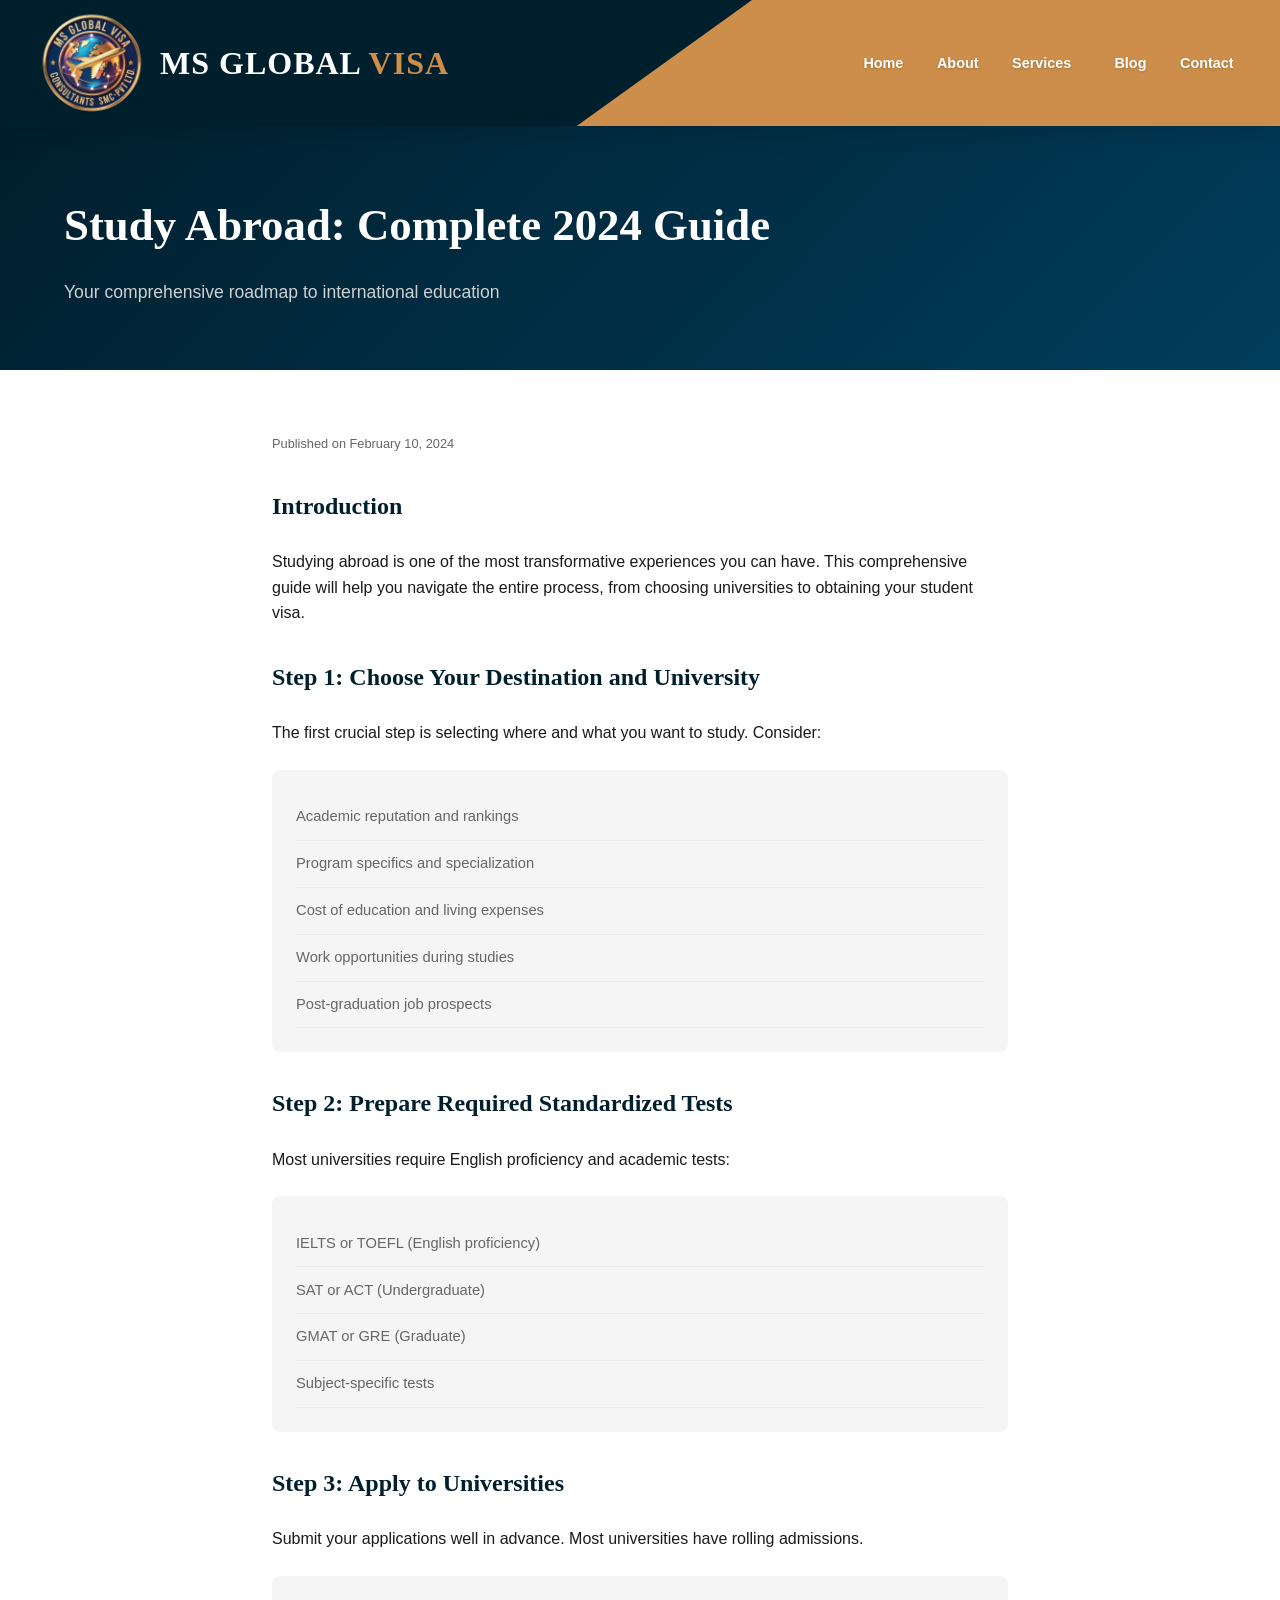
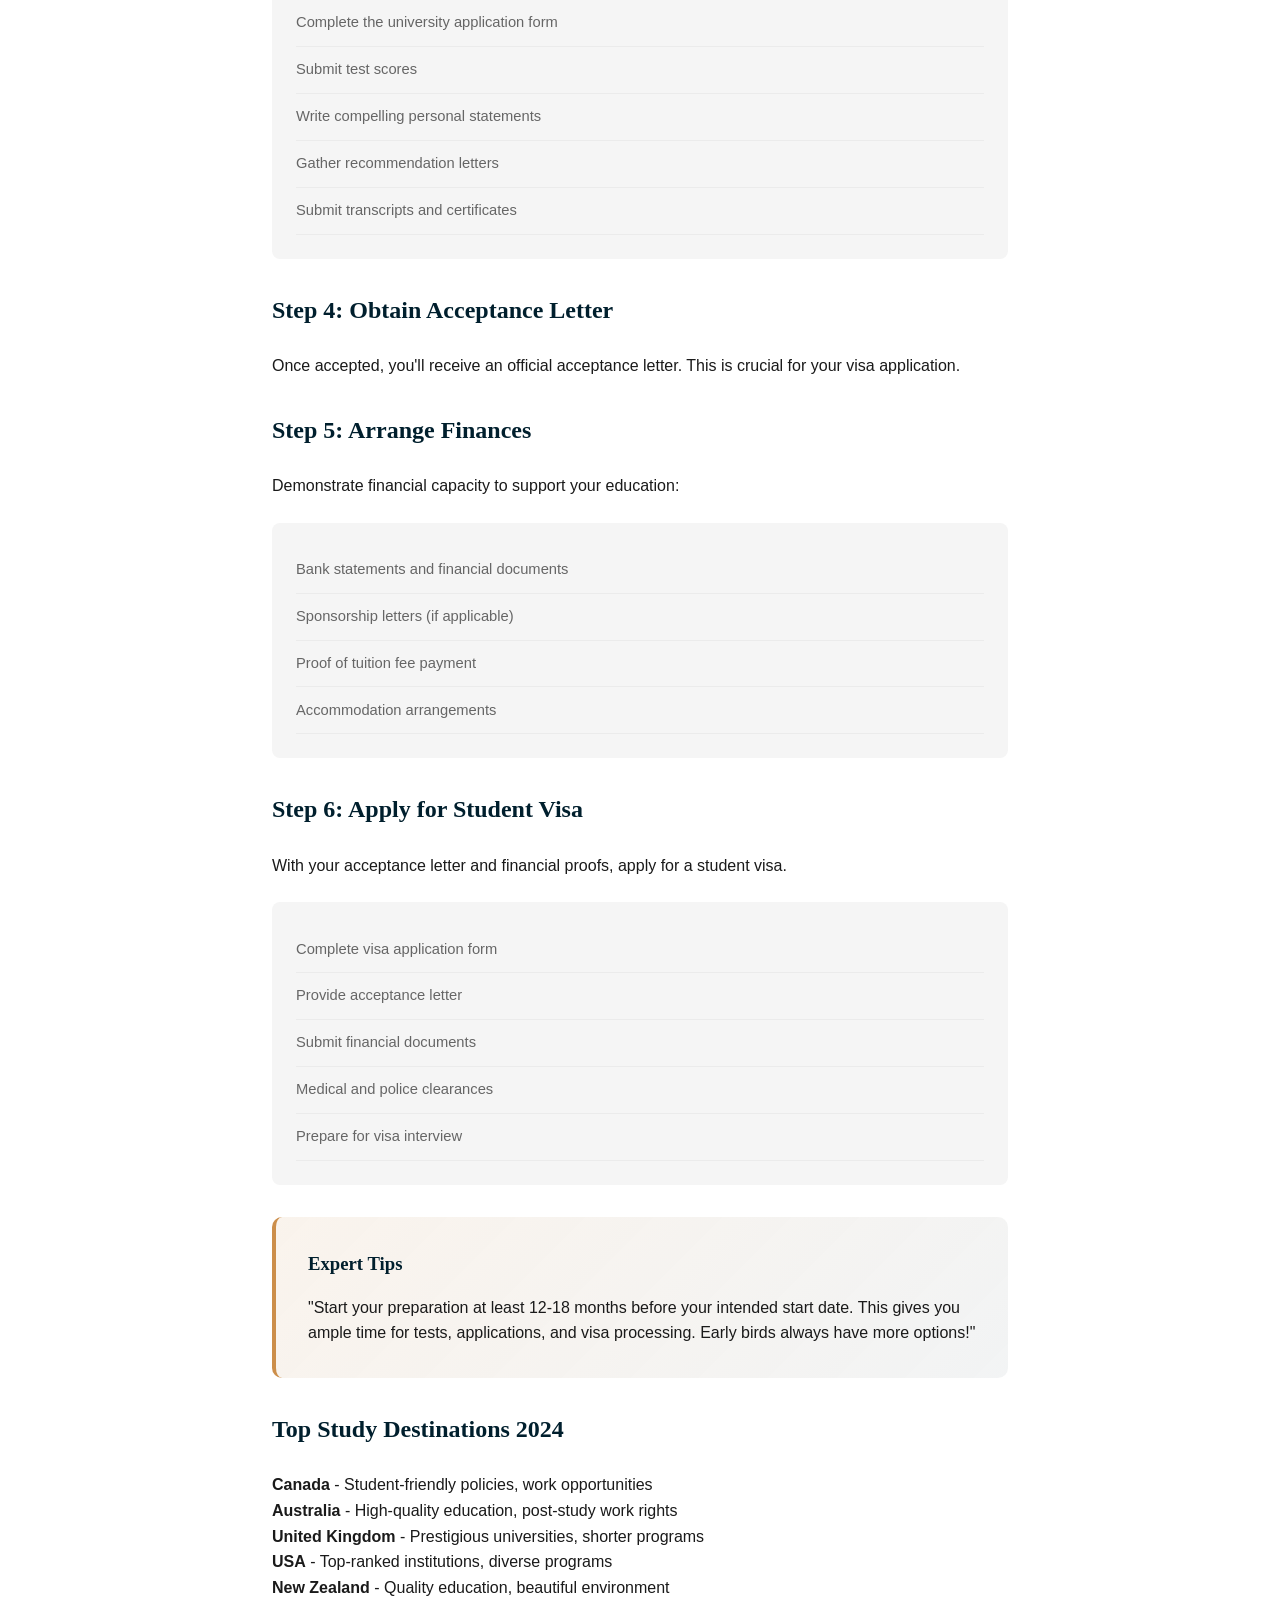
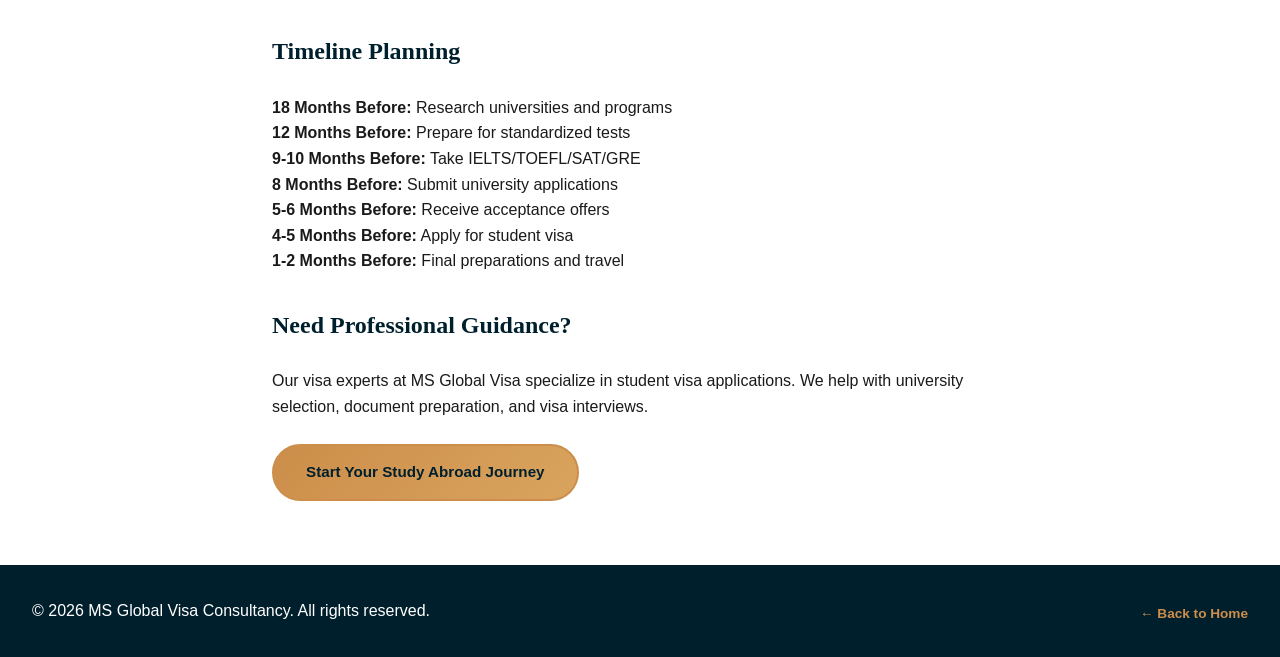
<file: blog/study-abroad-guide.html>
<!DOCTYPE html>
<html lang="en">
<head>
    <meta charset="UTF-8">
    <link rel="icon" href="../images/logo.png" type="image/png">
    <link rel="icon" href="../images/logo.png" type="image/png">
    <meta name="viewport" content="width=device-width, initial-scale=1.0">
    <title>Study Abroad: Complete 2025 Guide - MS Global Visa</title>
    <link rel="stylesheet" href="../css/styles.css">
</head>
<body>
    <!-- ========== HEADER & NAVIGATION ========== -->
<header>
        <nav class="navbar">
            <a href="../index.html" class="logo">
                <img src="../images/logo.png" alt="MS Global Visa" class="nav-logo-img">
                <span class="logo-text">MS GLOBAL <span class="logo-accent">VISA</span></span>
            </a>
            <ul class="nav-menu">
                <li><a href="../index.html#home">Home</a></li>
                <li><a href="../index.html#about">About</a></li>
                <li class="dropdown">
                    <a href="javascript:void(0)">Services <i class="fas fa-chevron-down dropdown-arrow"></i></a>
                    <ul class="dropdown-menu">
                      <li><a href="/Visa-consultancy-4.O/pages/early-appointment.html"><i class="fas fa-calendar-check"></i> Early Appointment Booking </a></li>
                        <li><a href="/Visa-consultancy-4.O/pages/visit-visa.html"><i class="fas fa-briefcase"></i> Visit Visa Assistance </a></li>
                        <li><a href="/Visa-consultancy-4.O/pages/study-visa.html"><i class="fas fa-graduation-cap"></i> Study Abroad Consultancy </a></li>
                        <li><a href="../index.html#services"><i class="fas fa-graduation-cap"></i> Hotel Booking </a></li>
                        <li><a href="../index.html#services"><i class="fas fa-graduation-cap"></i> Travel Insurance </a></li>
                        <li><a href="../index.html#services"><i class="fas fa-graduation-cap"></i> Dummy Air Ticket Reservation </a></li>
                    </ul>
                </li>
                <li><a href="../index.html#blog">Blog</a></li>
                <li><a href="../index.html#contact">Contact</a></li>
            </ul>
            <div class="hamburger">
                <span></span><span></span><span></span>
            </div>
        </nav>
    </header>


    <section style="background: linear-gradient(135deg, #001F2D 0%, #003d5c 100%); color: white; padding: 4rem 2rem;">
        <div class="container">
            <h1 style="font-size: 2.8rem; margin-bottom: 1rem;">Study Abroad: Complete 2024 Guide</h1>
            <p style="color: #d0d0d0; font-size: 1.1rem;">Your comprehensive roadmap to international education</p>
        </div>
    </section>

    <section style="padding: 4rem 2rem;">
        <div class="container" style="max-width: 800px;">
            <p class="blog-date">Published on February 10, 2024</p>
            
            <h2 style="color: #001F2D; margin-top: 2rem; margin-bottom: 1.5rem;">Introduction</h2>
            <p>Studying abroad is one of the most transformative experiences you can have. This comprehensive guide will help you navigate the entire process, from choosing universities to obtaining your student visa.</p>

            <h2 style="color: #001F2D; margin-top: 2rem; margin-bottom: 1.5rem;">Step 1: Choose Your Destination and University</h2>
            <p>The first crucial step is selecting where and what you want to study. Consider:</p>
            <ul class="requirement-list" style="background: #f5f5f5; padding: 1.5rem; border-radius: 8px; margin: 1.5rem 0;">
                <li>Academic reputation and rankings</li>
                <li>Program specifics and specialization</li>
                <li>Cost of education and living expenses</li>
                <li>Work opportunities during studies</li>
                <li>Post-graduation job prospects</li>
            </ul>

            <h2 style="color: #001F2D; margin-top: 2rem; margin-bottom: 1.5rem;">Step 2: Prepare Required Standardized Tests</h2>
            <p>Most universities require English proficiency and academic tests:</p>
            <ul class="requirement-list" style="background: #f5f5f5; padding: 1.5rem; border-radius: 8px; margin: 1.5rem 0;">
                <li>IELTS or TOEFL (English proficiency)</li>
                <li>SAT or ACT (Undergraduate)</li>
                <li>GMAT or GRE (Graduate)</li>
                <li>Subject-specific tests</li>
            </ul>

            <h2 style="color: #001F2D; margin-top: 2rem; margin-bottom: 1.5rem;">Step 3: Apply to Universities</h2>
            <p>Submit your applications well in advance. Most universities have rolling admissions.</p>
            <ul class="requirement-list" style="background: #f5f5f5; padding: 1.5rem; border-radius: 8px; margin: 1.5rem 0;">
                <li>Complete the university application form</li>
                <li>Submit test scores</li>
                <li>Write compelling personal statements</li>
                <li>Gather recommendation letters</li>
                <li>Submit transcripts and certificates</li>
            </ul>

            <h2 style="color: #001F2D; margin-top: 2rem; margin-bottom: 1.5rem;">Step 4: Obtain Acceptance Letter</h2>
            <p>Once accepted, you'll receive an official acceptance letter. This is crucial for your visa application.</p>

            <h2 style="color: #001F2D; margin-top: 2rem; margin-bottom: 1.5rem;">Step 5: Arrange Finances</h2>
            <p>Demonstrate financial capacity to support your education:</p>
            <ul class="requirement-list" style="background: #f5f5f5; padding: 1.5rem; border-radius: 8px; margin: 1.5rem 0;">
                <li>Bank statements and financial documents</li>
                <li>Sponsorship letters (if applicable)</li>
                <li>Proof of tuition fee payment</li>
                <li>Accommodation arrangements</li>
            </ul>

            <h2 style="color: #001F2D; margin-top: 2rem; margin-bottom: 1.5rem;">Step 6: Apply for Student Visa</h2>
            <p>With your acceptance letter and financial proofs, apply for a student visa.</p>
            <ul class="requirement-list" style="background: #f5f5f5; padding: 1.5rem; border-radius: 8px; margin: 1.5rem 0;">
                <li>Complete visa application form</li>
                <li>Provide acceptance letter</li>
                <li>Submit financial documents</li>
                <li>Medical and police clearances</li>
                <li>Prepare for visa interview</li>
            </ul>

            <div style="background: linear-gradient(135deg, rgba(204, 142, 74, 0.1) 0%, rgba(0, 31, 45, 0.05) 100%); padding: 2rem; border-radius: 10px; border-left: 4px solid #cc8e4a; margin-top: 2rem;">
                <h3 style="color: #001F2D; margin-bottom: 1rem;">Expert Tips</h3>
                <p>"Start your preparation at least 12-18 months before your intended start date. This gives you ample time for tests, applications, and visa processing. Early birds always have more options!"</p>
            </div>

            <h2 style="color: #001F2D; margin-top: 2rem; margin-bottom: 1.5rem;">Top Study Destinations 2024</h2>
            <p><strong>Canada</strong> - Student-friendly policies, work opportunities</p>
            <p><strong>Australia</strong> - High-quality education, post-study work rights</p>
            <p><strong>United Kingdom</strong> - Prestigious universities, shorter programs</p>
            <p><strong>USA</strong> - Top-ranked institutions, diverse programs</p>
            <p><strong>New Zealand</strong> - Quality education, beautiful environment</p>

            <h2 style="color: #001F2D; margin-top: 2rem; margin-bottom: 1.5rem;">Timeline Planning</h2>
            <p><strong>18 Months Before:</strong> Research universities and programs</p>
            <p><strong>12 Months Before:</strong> Prepare for standardized tests</p>
            <p><strong>9-10 Months Before:</strong> Take IELTS/TOEFL/SAT/GRE</p>
            <p><strong>8 Months Before:</strong> Submit university applications</p>
            <p><strong>5-6 Months Before:</strong> Receive acceptance offers</p>
            <p><strong>4-5 Months Before:</strong> Apply for student visa</p>
            <p><strong>1-2 Months Before:</strong> Final preparations and travel</p>

            <h2 style="color: #001F2D; margin-top: 2rem; margin-bottom: 1.5rem;">Need Professional Guidance?</h2>
            <p style="margin-bottom: 1.5rem;">Our visa experts at MS Global Visa specialize in student visa applications. We help with university selection, document preparation, and visa interviews.</p>
            
            <a href="../index.html#contact" class="cta-button" style="display: inline-block;">Start Your Study Abroad Journey</a>
        </div>
    </section>

<footer class="footer">
        <div class="container">
            <div class="footer-bottom-inner" style="text-align:center; padding: 2rem 0;">
                <p>&copy; 2026 MS Global Visa Consultancy. All rights reserved.</p>
                <p style="font-size: 0.85rem; color: rgba(255,255,255,0.5); margin-top: 0.4rem;">
                    <a href="../index.html" style="color: #cc8e4a; text-decoration: none; font-weight: 600;">← Back to Home</a>
                </p>
            </div>
        </div>
    </footer>

    <script src="../js/script.js"></script>
</body>
</html>
</file>
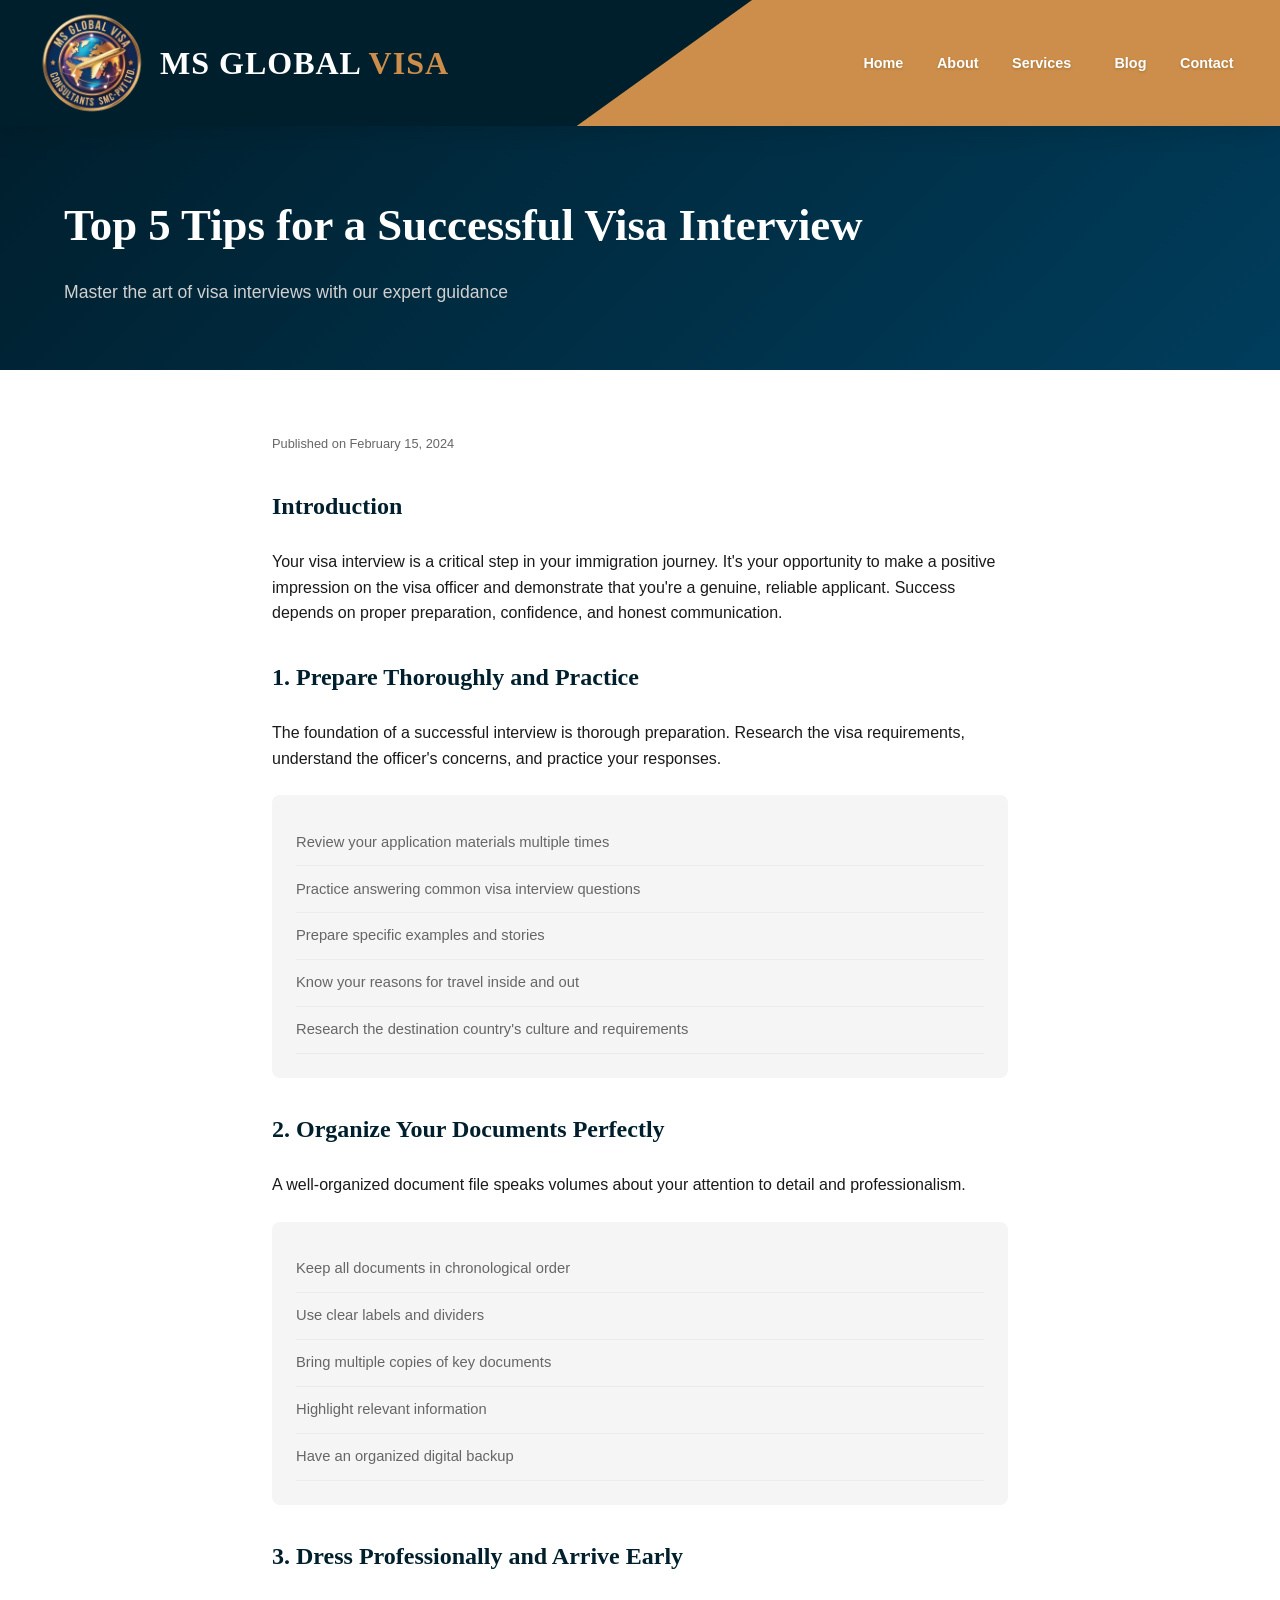
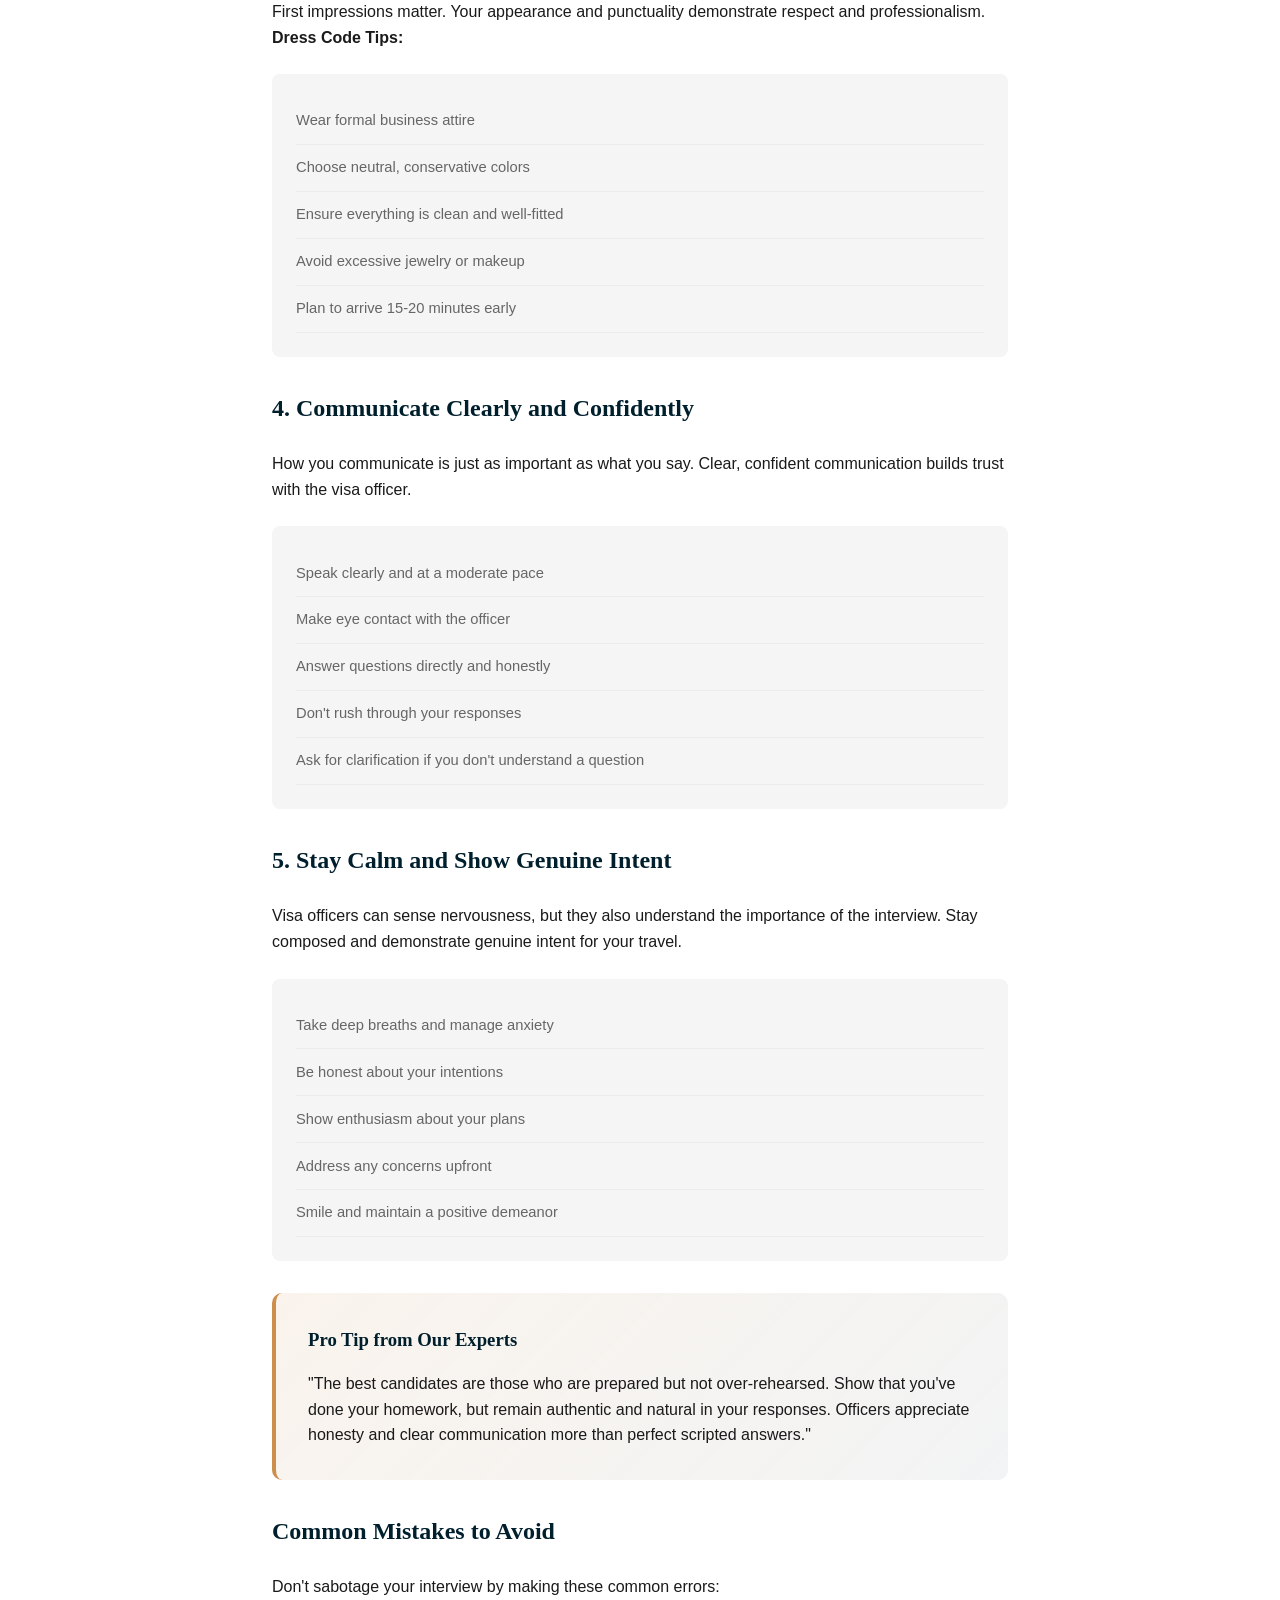
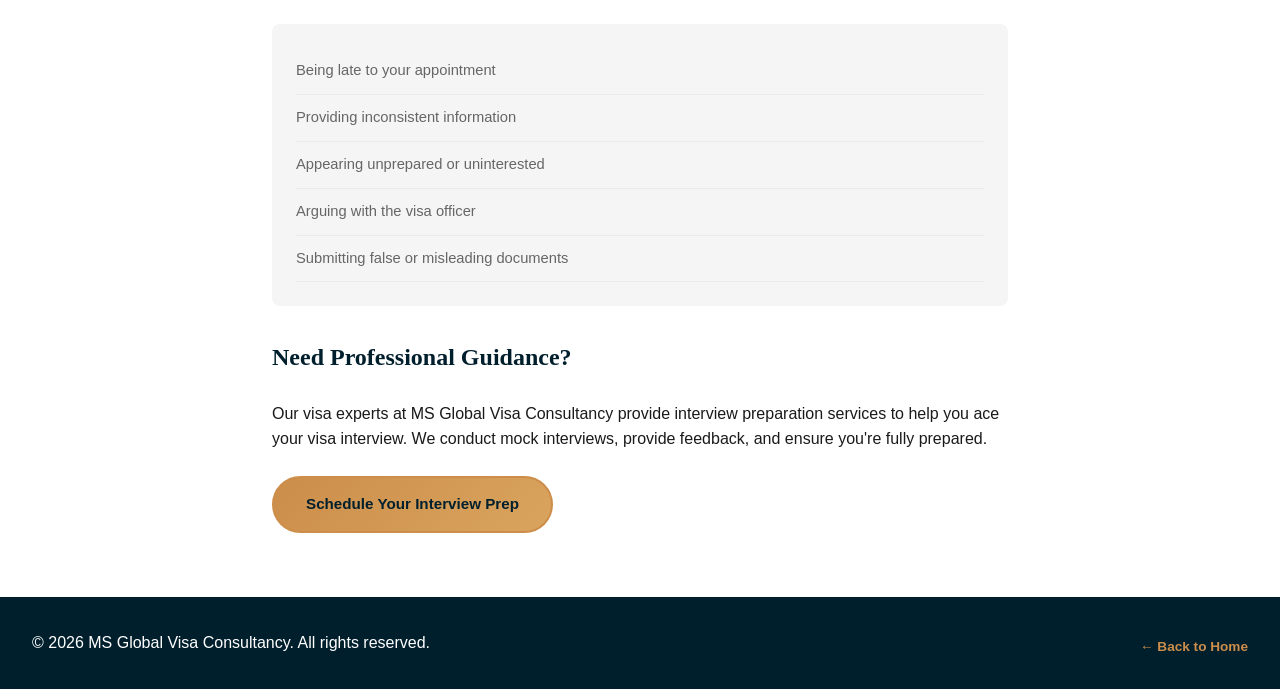
<file: blog/visa-interview-tips.html>
<!DOCTYPE html>
<html lang="en">
<head>
    <meta charset="UTF-8">
    <link rel="icon" href="../images/logo.png" type="image/png">
    <link rel="icon" href="../images/logo.png" type="image/png">
    <meta name="viewport" content="width=device-width, initial-scale=1.0">
    <title>Top 5 Tips for a Successful Visa Interview - MS Global Visa</title>
    <link rel="stylesheet" href="../css/styles.css">
</head>
<body>
<header>
        <nav class="navbar">
            <a href="../index.html" class="logo">
                <img src="../images/logo.png" alt="MS Global Visa" class="nav-logo-img">
                <span class="logo-text">MS GLOBAL <span class="logo-accent">VISA</span></span>
            </a>
            <ul class="nav-menu">
                <li><a href="../index.html#home">Home</a></li>
                <li><a href="../index.html#about">About</a></li>
                <li class="dropdown">
                    <a href="javascript:void(0)">Services <i class="fas fa-chevron-down dropdown-arrow"></i></a>
                    <ul class="dropdown-menu">
                      <li><a href="/Visa-consultancy-4.O/pages/early-appointment.html"><i class="fas fa-calendar-check"></i> Early Appointment Booking </a></li>
                        <li><a href="/Visa-consultancy-4.O/pages/visit-visa.html"><i class="fas fa-briefcase"></i> Visit Visa Assistance </a></li>
                        <li><a href="/Visa-consultancy-4.O/pages/study-visa.html"><i class="fas fa-graduation-cap"></i> Study Abroad Consultancy </a></li>
                        <li><a href="../index.html#services"><i class="fas fa-graduation-cap"></i> Hotel Booking </a></li>
                        <li><a href="../index.html#services"><i class="fas fa-graduation-cap"></i> Travel Insurance </a></li>
                        <li><a href="../index.html#services"><i class="fas fa-graduation-cap"></i> Dummy Air Ticket Reservation </a></li>
                    </ul>
                </li>
                <li><a href="../index.html#blog">Blog</a></li>
                <li><a href="../index.html#contact">Contact</a></li>
            </ul>
            <div class="hamburger">
                <span></span><span></span><span></span>
            </div>
        </nav>
    </header>

    <section style="background: linear-gradient(135deg, #001F2D 0%, #003d5c 100%); color: white; padding: 4rem 2rem;">
        <div class="container">
            <h1 style="font-size: 2.8rem; margin-bottom: 1rem;">Top 5 Tips for a Successful Visa Interview</h1>
            <p style="color: #d0d0d0; font-size: 1.1rem;">Master the art of visa interviews with our expert guidance</p>
        </div>
    </section>

    <section style="padding: 4rem 2rem;">
        <div class="container" style="max-width: 800px;">
            <p class="blog-date">Published on February 15, 2024</p>
            
            <h2 style="color: #001F2D; margin-top: 2rem; margin-bottom: 1.5rem;">Introduction</h2>
            <p>Your visa interview is a critical step in your immigration journey. It's your opportunity to make a positive impression on the visa officer and demonstrate that you're a genuine, reliable applicant. Success depends on proper preparation, confidence, and honest communication.</p>

            <h2 style="color: #001F2D; margin-top: 2rem; margin-bottom: 1.5rem;">1. Prepare Thoroughly and Practice</h2>
            <p>The foundation of a successful interview is thorough preparation. Research the visa requirements, understand the officer's concerns, and practice your responses.</p>
            <ul class="requirement-list" style="background: #f5f5f5; padding: 1.5rem; border-radius: 8px; margin: 1.5rem 0;">
                <li>Review your application materials multiple times</li>
                <li>Practice answering common visa interview questions</li>
                <li>Prepare specific examples and stories</li>
                <li>Know your reasons for travel inside and out</li>
                <li>Research the destination country's culture and requirements</li>
            </ul>

            <h2 style="color: #001F2D; margin-top: 2rem; margin-bottom: 1.5rem;">2. Organize Your Documents Perfectly</h2>
            <p>A well-organized document file speaks volumes about your attention to detail and professionalism.</p>
            <ul class="requirement-list" style="background: #f5f5f5; padding: 1.5rem; border-radius: 8px; margin: 1.5rem 0;">
                <li>Keep all documents in chronological order</li>
                <li>Use clear labels and dividers</li>
                <li>Bring multiple copies of key documents</li>
                <li>Highlight relevant information</li>
                <li>Have an organized digital backup</li>
            </ul>

            <h2 style="color: #001F2D; margin-top: 2rem; margin-bottom: 1.5rem;">3. Dress Professionally and Arrive Early</h2>
            <p>First impressions matter. Your appearance and punctuality demonstrate respect and professionalism.</p>
            <p><strong>Dress Code Tips:</strong></p>
            <ul class="requirement-list" style="background: #f5f5f5; padding: 1.5rem; border-radius: 8px; margin: 1.5rem 0;">
                <li>Wear formal business attire</li>
                <li>Choose neutral, conservative colors</li>
                <li>Ensure everything is clean and well-fitted</li>
                <li>Avoid excessive jewelry or makeup</li>
                <li>Plan to arrive 15-20 minutes early</li>
            </ul>

            <h2 style="color: #001F2D; margin-top: 2rem; margin-bottom: 1.5rem;">4. Communicate Clearly and Confidently</h2>
            <p>How you communicate is just as important as what you say. Clear, confident communication builds trust with the visa officer.</p>
            <ul class="requirement-list" style="background: #f5f5f5; padding: 1.5rem; border-radius: 8px; margin: 1.5rem 0;">
                <li>Speak clearly and at a moderate pace</li>
                <li>Make eye contact with the officer</li>
                <li>Answer questions directly and honestly</li>
                <li>Don't rush through your responses</li>
                <li>Ask for clarification if you don't understand a question</li>
            </ul>

            <h2 style="color: #001F2D; margin-top: 2rem; margin-bottom: 1.5rem;">5. Stay Calm and Show Genuine Intent</h2>
            <p>Visa officers can sense nervousness, but they also understand the importance of the interview. Stay composed and demonstrate genuine intent for your travel.</p>
            <ul class="requirement-list" style="background: #f5f5f5; padding: 1.5rem; border-radius: 8px; margin: 1.5rem 0;">
                <li>Take deep breaths and manage anxiety</li>
                <li>Be honest about your intentions</li>
                <li>Show enthusiasm about your plans</li>
                <li>Address any concerns upfront</li>
                <li>Smile and maintain a positive demeanor</li>
            </ul>

            <div style="background: linear-gradient(135deg, rgba(204, 142, 74, 0.1) 0%, rgba(0, 31, 45, 0.05) 100%); padding: 2rem; border-radius: 10px; border-left: 4px solid #cc8e4a; margin-top: 2rem;">
                <h3 style="color: #001F2D; margin-bottom: 1rem;">Pro Tip from Our Experts</h3>
                <p>"The best candidates are those who are prepared but not over-rehearsed. Show that you've done your homework, but remain authentic and natural in your responses. Officers appreciate honesty and clear communication more than perfect scripted answers."</p>
            </div>

            <h2 style="color: #001F2D; margin-top: 2rem; margin-bottom: 1.5rem;">Common Mistakes to Avoid</h2>
            <p>Don't sabotage your interview by making these common errors:</p>
            <ul class="requirement-list" style="background: #f5f5f5; padding: 1.5rem; border-radius: 8px; margin: 1.5rem 0;">
                <li>Being late to your appointment</li>
                <li>Providing inconsistent information</li>
                <li>Appearing unprepared or uninterested</li>
                <li>Arguing with the visa officer</li>
                <li>Submitting false or misleading documents</li>
            </ul>

            <h2 style="color: #001F2D; margin-top: 2rem; margin-bottom: 1.5rem;">Need Professional Guidance?</h2>
            <p style="margin-bottom: 1.5rem;">Our visa experts at MS Global Visa Consultancy provide interview preparation services to help you ace your visa interview. We conduct mock interviews, provide feedback, and ensure you're fully prepared.</p>
            
            <a href="../index.html#contact" class="cta-button" style="display: inline-block;">Schedule Your Interview Prep</a>
        </div>
    </section>

<footer class="footer">
        <div class="container">
            <div class="footer-bottom-inner" style="text-align:center; padding: 2rem 0;">
                <p>&copy; 2026 MS Global Visa Consultancy. All rights reserved.</p>
                <p style="font-size: 0.85rem; color: rgba(255,255,255,0.5); margin-top: 0.4rem;">
                    <a href="../index.html" style="color: #cc8e4a; text-decoration: none; font-weight: 600;">← Back to Home</a>
                </p>
            </div>
        </div>
    </footer>

    <script src="../js/script.js"></script>
</body>
</html>
</file>
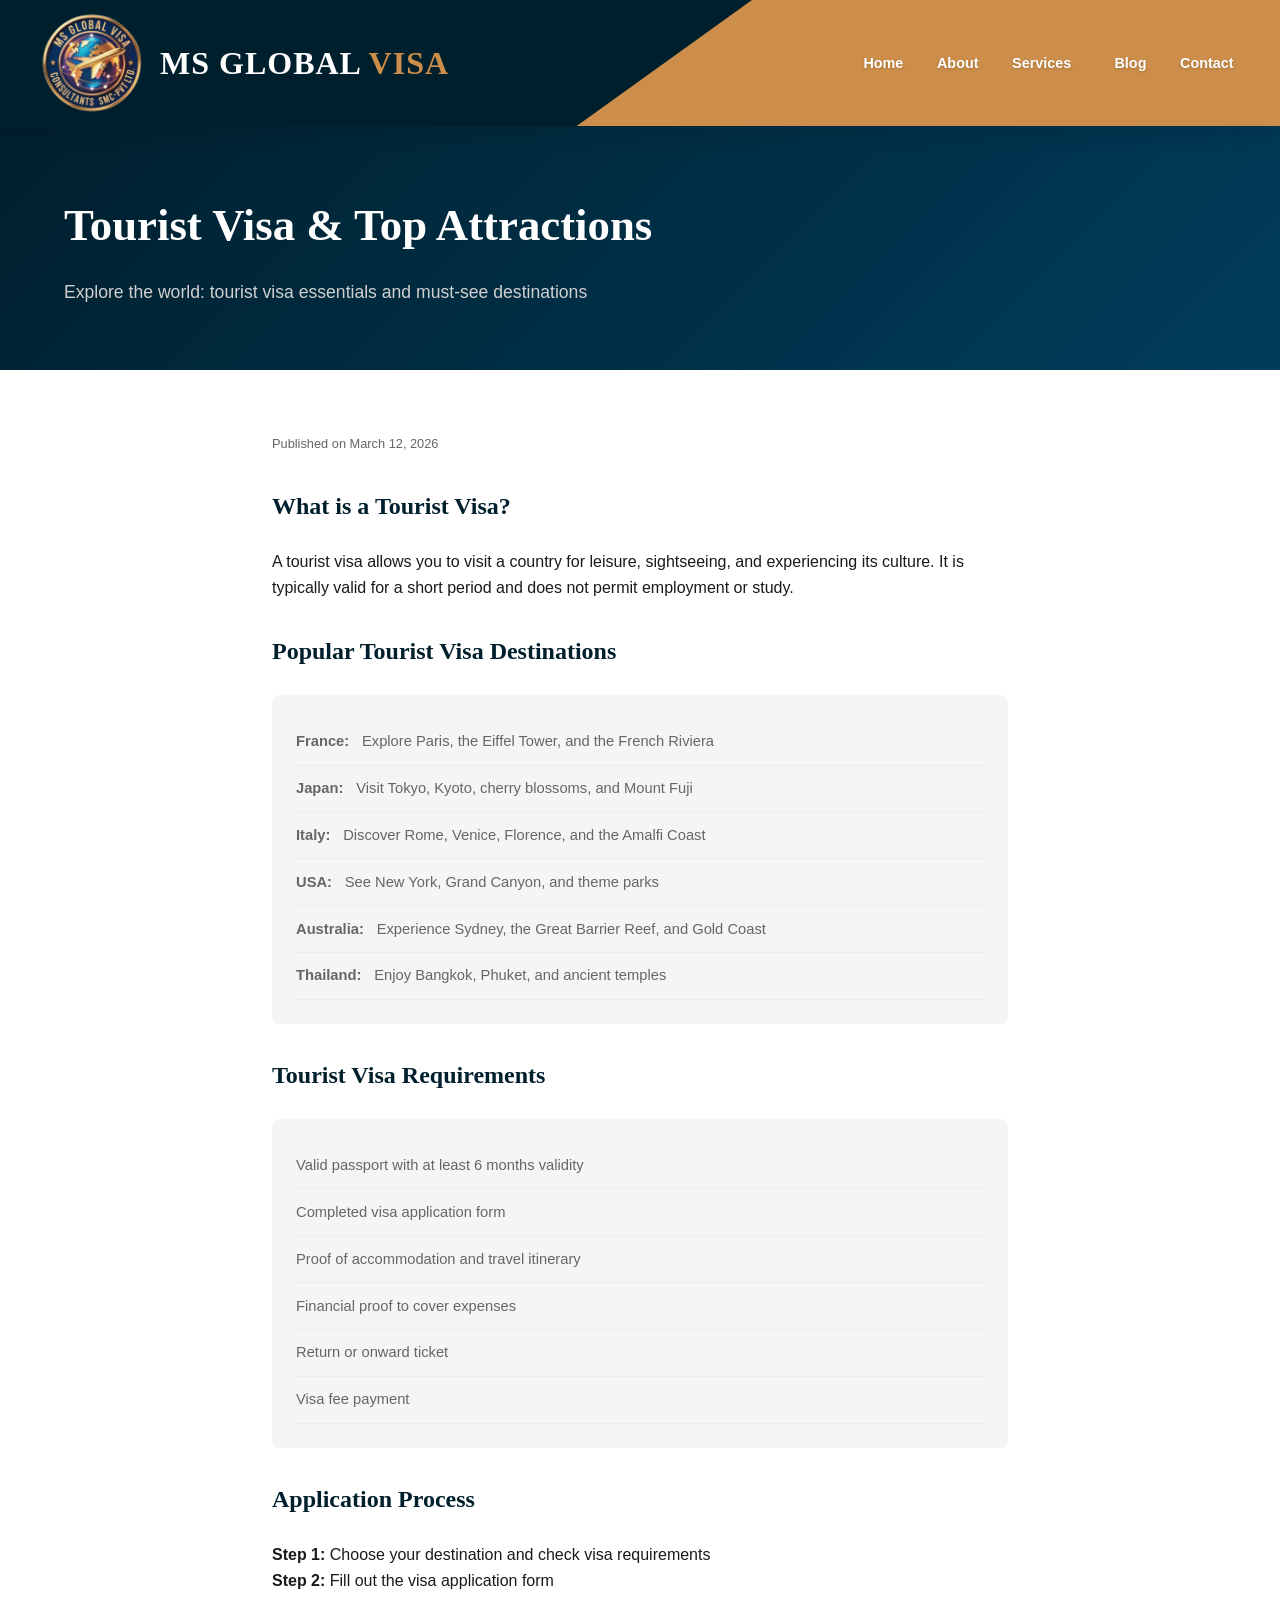
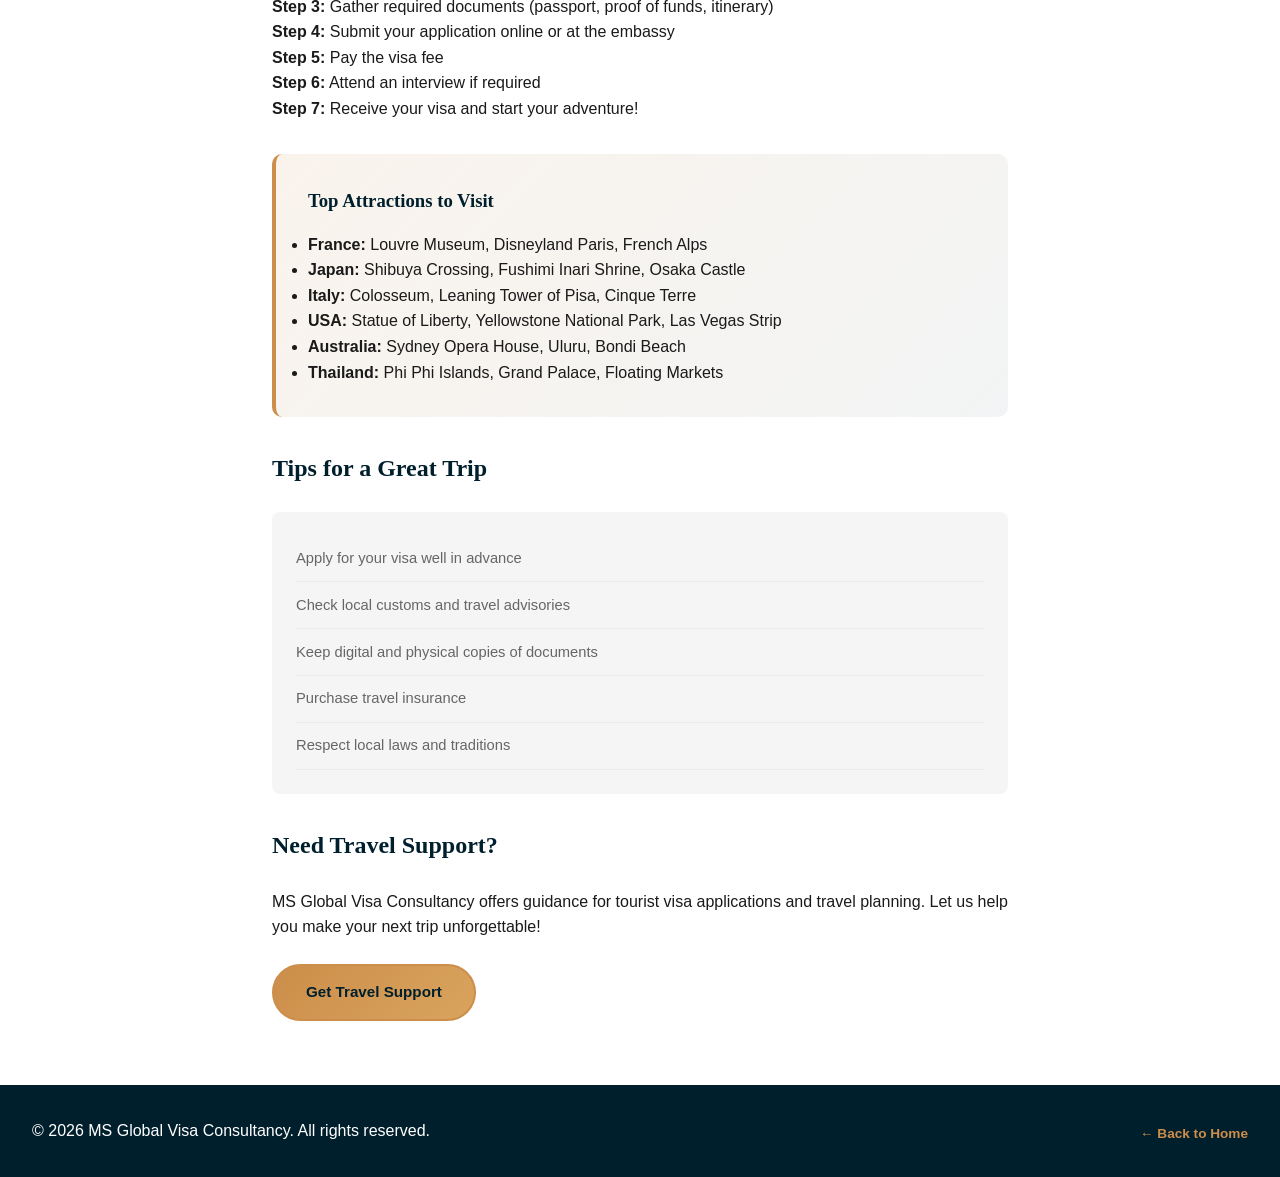
<file: blog/work-visa-sponsorship.html>
<!DOCTYPE html>
<html lang="en">
<head>
    <meta charset="UTF-8">
    <link rel="icon" href="../images/logo.png" type="image/png">
    <link rel="icon" href="../images/logo.png" type="image/png">
    <meta name="viewport" content="width=device-width, initial-scale=1.0">
    <title>Tourist Visa & Attractions Guide - MS Global Visa</title>
    <link rel="stylesheet" href="../css/styles.css">
</head>
<body>
<header>
        <nav class="navbar">
            <a href="../index.html" class="logo">
                <img src="../images/logo.png" alt="MS Global Visa" class="nav-logo-img">
                <span class="logo-text">MS GLOBAL <span class="logo-accent">VISA</span></span>
            </a>
            <ul class="nav-menu">
                <li><a href="../index.html#home">Home</a></li>
                <li><a href="../index.html#about">About</a></li>
                <li class="dropdown">
                    <a href="javascript:void(0)">Services <i class="fas fa-chevron-down dropdown-arrow"></i></a>
                    <ul class="dropdown-menu">
                      <li><a href="/Visa-consultancy-4.O/pages/early-appointment.html"><i class="fas fa-calendar-check"></i> Early Appointment Booking </a></li>
                        <li><a href="/Visa-consultancy-4.O/pages/visit-visa.html"><i class="fas fa-briefcase"></i> Visit Visa Assistance </a></li>
                        <li><a href="/Visa-consultancy-4.O/pages/study-visa.html"><i class="fas fa-graduation-cap"></i> Study Abroad Consultancy </a></li>
                        <li><a href="../index.html#services"><i class="fas fa-graduation-cap"></i> Hotel Booking </a></li>
                        <li><a href="../index.html#services"><i class="fas fa-graduation-cap"></i> Travel Insurance </a></li>
                        <li><a href="../index.html#services"><i class="fas fa-graduation-cap"></i> Dummy Air Ticket Reservation </a></li>
                    </ul>
                </li>
                <li><a href="../index.html#blog">Blog</a></li>
                <li><a href="../index.html#contact">Contact</a></li>
            </ul>
            <div class="hamburger">
                <span></span><span></span><span></span>
            </div>
        </nav>
    </header>

    <section style="background: linear-gradient(135deg, #001F2D 0%, #003d5c 100%); color: white; padding: 4rem 2rem;">
        <div class="container">
            <h1 style="font-size: 2.8rem; margin-bottom: 1rem;">Tourist Visa & Top Attractions</h1>
            <p style="color: #d0d0d0; font-size: 1.1rem;">Explore the world: tourist visa essentials and must-see destinations</p>
        </div>
    </section>

    <section style="padding: 4rem 2rem;">
        <div class="container" style="max-width: 800px;">
            <p class="blog-date">Published on March 12, 2026</p>
            <h2 style="color: #001F2D; margin-top: 2rem; margin-bottom: 1.5rem;">What is a Tourist Visa?</h2>
            <p>A tourist visa allows you to visit a country for leisure, sightseeing, and experiencing its culture. It is typically valid for a short period and does not permit employment or study.</p>

            <h2 style="color: #001F2D; margin-top: 2rem; margin-bottom: 1.5rem;">Popular Tourist Visa Destinations</h2>
            <ul class="requirement-list" style="background: #f5f5f5; padding: 1.5rem; border-radius: 8px; margin: 1.5rem 0;">
                <li><strong>France:</strong> Explore Paris, the Eiffel Tower, and the French Riviera</li>
                <li><strong>Japan:</strong> Visit Tokyo, Kyoto, cherry blossoms, and Mount Fuji</li>
                <li><strong>Italy:</strong> Discover Rome, Venice, Florence, and the Amalfi Coast</li>
                <li><strong>USA:</strong> See New York, Grand Canyon, and theme parks</li>
                <li><strong>Australia:</strong> Experience Sydney, the Great Barrier Reef, and Gold Coast</li>
                <li><strong>Thailand:</strong> Enjoy Bangkok, Phuket, and ancient temples</li>
            </ul>

            <h2 style="color: #001F2D; margin-top: 2rem; margin-bottom: 1.5rem;">Tourist Visa Requirements</h2>
            <ul class="requirement-list" style="background: #f5f5f5; padding: 1.5rem; border-radius: 8px; margin: 1.5rem 0;">
                <li>Valid passport with at least 6 months validity</li>
                <li>Completed visa application form</li>
                <li>Proof of accommodation and travel itinerary</li>
                <li>Financial proof to cover expenses</li>
                <li>Return or onward ticket</li>
                <li>Visa fee payment</li>
            </ul>

            <h2 style="color: #001F2D; margin-top: 2rem; margin-bottom: 1.5rem;">Application Process</h2>
            <p><strong>Step 1:</strong> Choose your destination and check visa requirements</p>
            <p><strong>Step 2:</strong> Fill out the visa application form</p>
            <p><strong>Step 3:</strong> Gather required documents (passport, proof of funds, itinerary)</p>
            <p><strong>Step 4:</strong> Submit your application online or at the embassy</p>
            <p><strong>Step 5:</strong> Pay the visa fee</p>
            <p><strong>Step 6:</strong> Attend an interview if required</p>
            <p><strong>Step 7:</strong> Receive your visa and start your adventure!</p>

            <div style="background: linear-gradient(135deg, rgba(204, 142, 74, 0.1) 0%, rgba(0, 31, 45, 0.05) 100%); padding: 2rem; border-radius: 10px; border-left: 4px solid #cc8e4a; margin-top: 2rem;">
                <h3 style="color: #001F2D; margin-bottom: 1rem;">Top Attractions to Visit</h3>
                <ul>
                    <li><strong>France:</strong> Louvre Museum, Disneyland Paris, French Alps</li>
                    <li><strong>Japan:</strong> Shibuya Crossing, Fushimi Inari Shrine, Osaka Castle</li>
                    <li><strong>Italy:</strong> Colosseum, Leaning Tower of Pisa, Cinque Terre</li>
                    <li><strong>USA:</strong> Statue of Liberty, Yellowstone National Park, Las Vegas Strip</li>
                    <li><strong>Australia:</strong> Sydney Opera House, Uluru, Bondi Beach</li>
                    <li><strong>Thailand:</strong> Phi Phi Islands, Grand Palace, Floating Markets</li>
                </ul>
            </div>

            <h2 style="color: #001F2D; margin-top: 2rem; margin-bottom: 1.5rem;">Tips for a Great Trip</h2>
            <ul class="requirement-list" style="background: #f5f5f5; padding: 1.5rem; border-radius: 8px; margin: 1.5rem 0;">
                <li>Apply for your visa well in advance</li>
                <li>Check local customs and travel advisories</li>
                <li>Keep digital and physical copies of documents</li>
                <li>Purchase travel insurance</li>
                <li>Respect local laws and traditions</li>
            </ul>

            <h2 style="color: #001F2D; margin-top: 2rem; margin-bottom: 1.5rem;">Need Travel Support?</h2>
            <p style="margin-bottom: 1.5rem;">MS Global Visa Consultancy offers guidance for tourist visa applications and travel planning. Let us help you make your next trip unforgettable!</p>
            <a href="../index.html#contact" class="cta-button" style="display: inline-block;">Get Travel Support</a>
        </div>
    </section>

<footer class="footer">
        <div class="container">
            <div class="footer-bottom-inner" style="text-align:center; padding: 2rem 0;">
                <p>&copy; 2026 MS Global Visa Consultancy. All rights reserved.</p>
                <p style="font-size: 0.85rem; color: rgba(255,255,255,0.5); margin-top: 0.4rem;">
                    <a href="../index.html" style="color: #cc8e4a; text-decoration: none; font-weight: 600;">← Back to Home</a>
                </p>
            </div>
        </div>
    </footer>

    <script src="../js/script.js"></script>
</body>
</html>
</file>
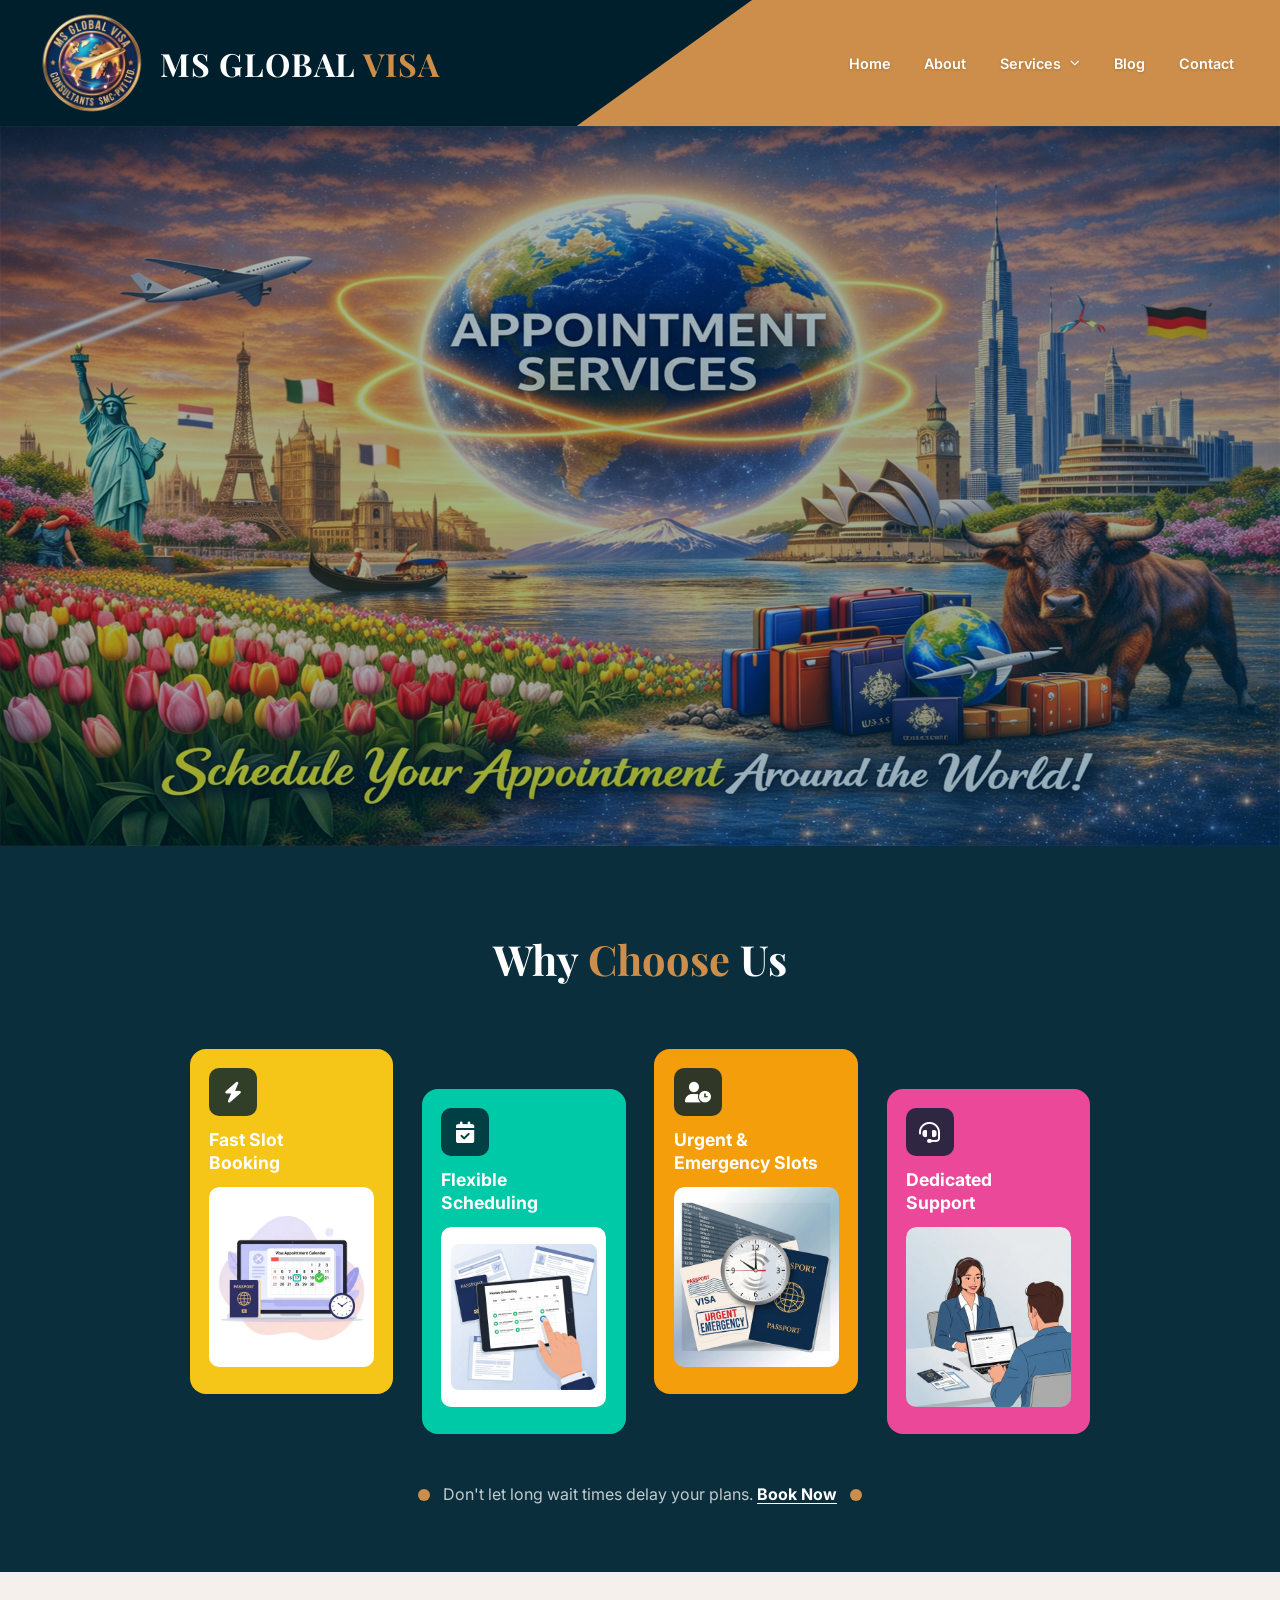
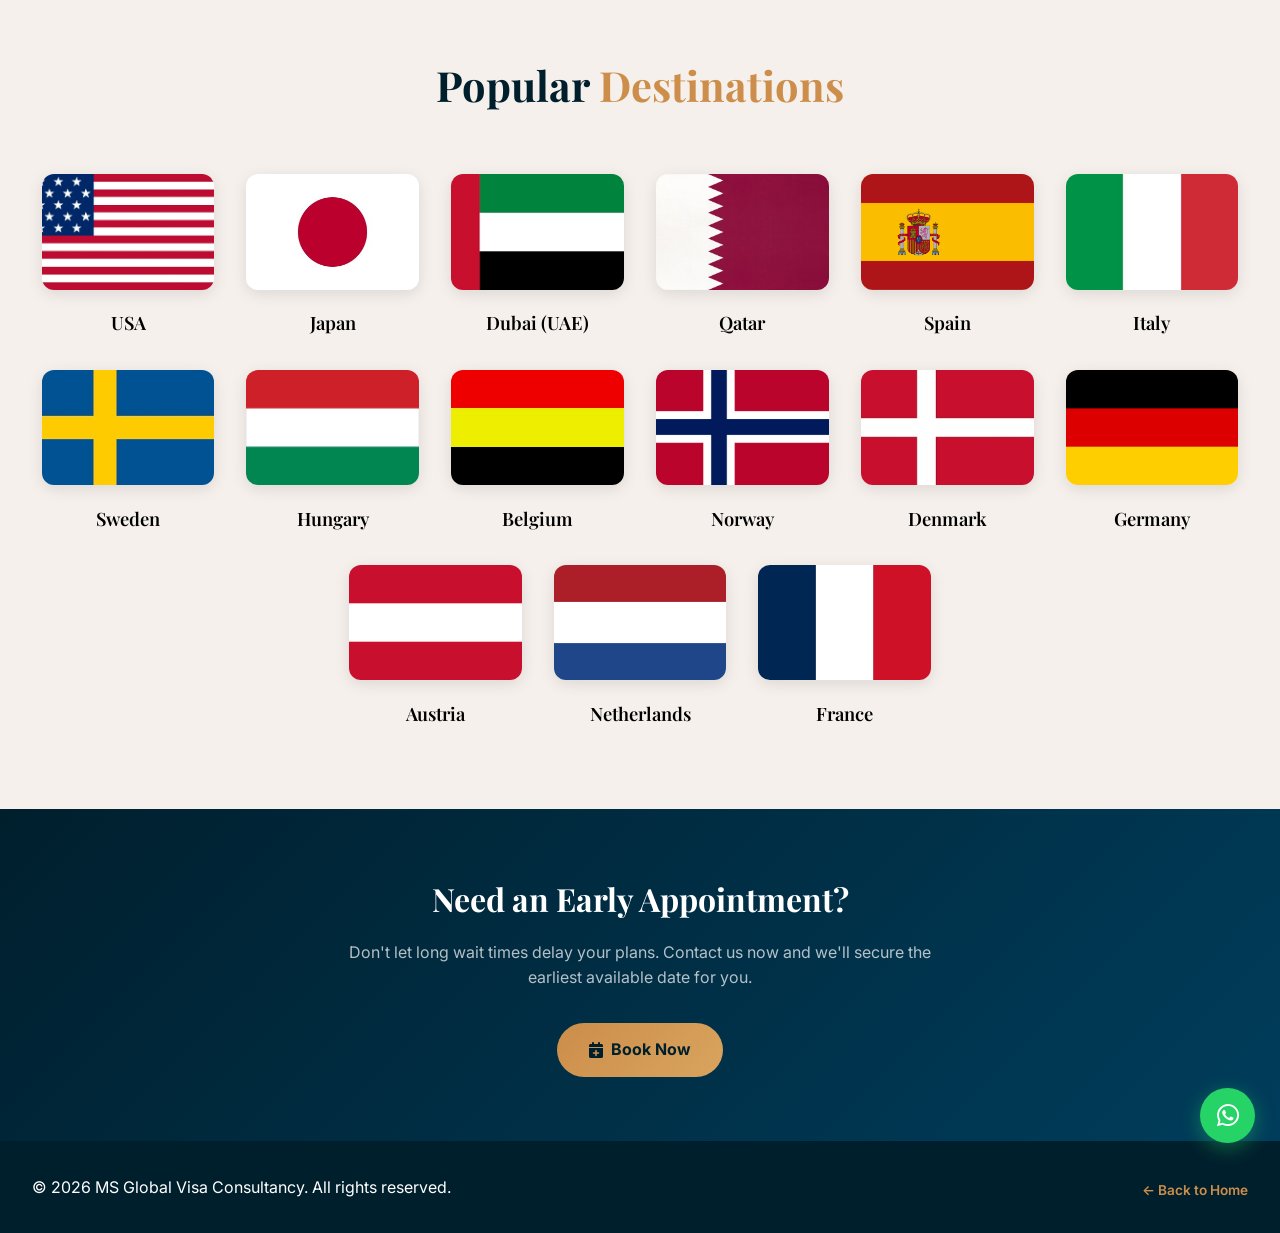
<file: pages/early-appointment.html>
<!DOCTYPE html>
<html lang="en">
<head>
    <meta charset="UTF-8">
    <link rel="icon" href="../images/logo.png" type="image/png">
    <meta name="viewport" content="width=device-width, initial-scale=1.0">
    <title>Early Appointment Services - MS Global Visa Consultancy</title>
    <link rel="preconnect" href="https://fonts.googleapis.com">
    <link rel="preconnect" href="https://fonts.gstatic.com" crossorigin>
    <link href="https://fonts.googleapis.com/css2?family=Playfair+Display:wght@400;600;700;800&family=Inter:wght@300;400;500;600;700&display=swap" rel="stylesheet">
    <link rel="stylesheet" href="https://cdnjs.cloudflare.com/ajax/libs/font-awesome/6.5.1/css/all.min.css">
    <link rel="stylesheet" href="../css/styles.css">
    <style>
        /* ===== HERO WITH BACKGROUND IMAGE ===== */
        .sv-hero {
            position: relative;
            width: 100%;
            aspect-ratio: 16 / 9;
            display: flex;
            align-items: center;
            justify-content: center;
            text-align: center;
            color: #fff;
            overflow: hidden;
            background: url('../images/hero/Appointmentbooking.webp') center center / cover no-repeat;
        }
        .sv-hero::before {
            content: '';
            position: absolute;
            inset: 0;
            background: linear-gradient(135deg, rgba(0,31,45,0.32) 0%, rgba(0,61,92,0.42) 100%);
            z-index: 0;
        }
        .sv-hero .sv-hero-content {
            position: relative;
            z-index: 1;
            padding: 6rem 2rem 4rem;
            max-width: 750px;
            background: rgba(255,255,255,0.02);
            -webkit-backdrop-filter: blur(16px) saturate(180%);
            backdrop-filter: blur(2px) saturate(115%);
            border: 1px solid rgba(255,255,255,0.4);
            box-shadow: 0 8px 32px rgba(0,31,45,0.08);
            border-radius: 20px;
        }
        .sv-hero h1 {
            font-family: 'Playfair Display', serif;
            font-size: 3.2rem;
            font-weight: 800;
            margin-bottom: 1.2rem;
            text-shadow: 0 2px 12px rgba(0,0,0,0.3);
        }
        .sv-hero h1 span { color: #cc8e4a; }
        .sv-hero p {
            font-size: 1.15rem;
            color: rgba(255,255,255,0.88);
            line-height: 1.8;
            margin-bottom: 1.5rem;
        }

        /* ===== WHY CHOOSE US – COLORFUL CARDS ===== */
        .wcu-section {
            background: #0a2e3c;
            padding: 5rem 2rem 4rem;
        }
        .wcu-section .wcu-heading {
            text-align: center;
            margin-bottom: 3.5rem;
        }
        .wcu-section .wcu-heading h2 {
            font-family: 'Playfair Display', serif;
            font-size: 2.6rem;
            color: #fff;
            margin-bottom: 0;
        }
        .wcu-section .wcu-heading h2 span { color: #cc8e4a; }

        .wcu-mosaic {
            display: grid;
            grid-template-columns: repeat(4, 1fr);
            gap: 1.8rem;
            max-width: 900px;
            margin: 0 auto;
            align-items: start;
            justify-content: center;
            justify-items: center;
        }

        .wcu-card {
            border-radius: 16px;
            overflow: hidden;
            position: relative;
            transition: transform 0.4s ease, box-shadow 0.4s ease;
            cursor: default;
        }
        .wcu-card:hover {
            transform: translateY(-8px) scale(1.03);
            box-shadow: 0 20px 50px rgba(0,0,0,0.35);
        }
        .wcu-card:nth-child(odd)  { margin-top: 0; }
        .wcu-card:nth-child(even) { margin-top: 2.5rem; }

        .wcu-card-inner {
            padding: 1.2rem;
            min-height: 320px;
            display: flex;
            flex-direction: column;
            position: relative;
        }
        .wcu-card-badge {
            width: 48px; height: 48px; border-radius: 10px;
            background: rgba(0,31,45,0.8);
            display: flex; align-items: center; justify-content: center;
            margin-bottom: 0.8rem;
        }
        .wcu-card-badge i { color: #fff; font-size: 1.3rem; }
        .wcu-card-title {
            font-family: 'Inter', sans-serif;
            font-size: 1.1rem; font-weight: 700;
            color: #fff; margin-bottom: 0.8rem; line-height: 1.3;
        }
        .wcu-card-img {
            width: 100%; flex: 1; border-radius: 10px;
            overflow: hidden; position: relative;
        }
        .wcu-card-img img {
            width: 100%; height: 100%; object-fit: cover;
            min-height: 180px; border-radius: 10px;
        }

        .wcu-card--yellow  .wcu-card-inner { background: #f5c518; }
        .wcu-card--teal    .wcu-card-inner { background: #00c9a7; }
        .wcu-card--purple  .wcu-card-inner { background: #8b5cf6; }
        .wcu-card--orange  .wcu-card-inner { background: #f59e0b; }
        .wcu-card--pink    .wcu-card-inner { background: #ec4899; }
        .wcu-card--yellow  .wcu-card-title { color: #fff; }

        .wcu-bottom {
            text-align: center; margin-top: 3rem;
            display: flex; align-items: center; justify-content: center; gap: 0.8rem;
        }
        .wcu-dot { width: 12px; height: 12px; border-radius: 50%; background: #cc8e4a; display: inline-block; }
        .wcu-bottom p { color: rgba(255,255,255,0.75); font-size: 1rem; margin: 0; }
        .wcu-bottom a { color: #fff; font-weight: 700; text-decoration: underline; text-underline-offset: 3px; }
        .wcu-bottom a:hover { color: #cc8e4a; }

        /* ===== FLAG DESTINATION CARDS ===== */
        .dest-section { padding: 5rem 2rem; background: #f5f0eb; }
        .dest-section .dest-heading { text-align: center; margin-bottom: 3.5rem; }
        .dest-section .dest-heading h2 {
            font-family: 'Playfair Display', serif; font-size: 2.6rem; color: #001F2D;
        }
        .dest-section .dest-heading h2 span { color: #cc8e4a; }

        .dest-grid {
            display: flex; flex-wrap: wrap; justify-content: center;
            gap: 2rem; max-width: 1200px; margin: 0 auto;
        }
        .flag-card {
            width: calc(16.666% - 1.7rem); text-align: center; cursor: pointer;
            transition: transform 0.3s ease; text-decoration: none;
        }
        .flag-card:hover { transform: translateY(-6px); }
        .flag-card img {
            width: 100%; aspect-ratio: 3 / 2; object-fit: cover;
            border-radius: 12px; box-shadow: 0 4px 15px rgba(0,0,0,0.1);
            transition: box-shadow 0.3s ease;
        }
        .flag-card:hover img { box-shadow: 0 8px 30px rgba(0,0,0,0.2); }
        .flag-card span {
            display: block; margin-top: 0.7rem;
            font-family: 'Playfair Display', serif;
            font-size: 1.15rem; font-weight: 600; color: #000;
        }

        /* ===== CTA ===== */
        .cta-section {
            background: linear-gradient(135deg, #001F2D, #003d5c); color: #fff;
            padding: 4rem 2rem; text-align: center;
        }
        .cta-section h2 { font-family: 'Playfair Display', serif; font-size: 2rem; margin-bottom: 1rem; }
        .cta-section p { color: rgba(255,255,255,0.7); margin-bottom: 2rem; max-width: 600px; margin-left: auto; margin-right: auto; }
        .cta-btn {
            display: inline-flex; align-items: center; gap: 0.5rem;
            background: linear-gradient(135deg, #cc8e4a, #d9a45e);
            color: #001F2D; padding: 0.9rem 2rem; border-radius: 50px;
            font-weight: 700; font-size: 1rem; text-decoration: none;
            transition: all 0.3s ease;
        }
        .cta-btn:hover { transform: translateY(-2px); box-shadow: 0 8px 25px rgba(204,142,74,0.4); }

        /* ===== RESPONSIVE ===== */
        @media (max-width: 1024px) {
            .wcu-mosaic { grid-template-columns: repeat(3, 1fr); }
            .wcu-card:nth-child(even) { margin-top: 0; }
            .wcu-card:nth-child(3n+2) { margin-top: 2rem; }
        }
        @media (max-width: 1200px) {
            .flag-card { width: calc(20% - 1.6rem); }
        }
        @media (max-width: 1024px) {
            .flag-card { width: calc(25% - 1.5rem); }
        }
        @media (max-width: 768px) {
            .sv-hero h1 { font-size: 2.2rem; }
            .sv-hero { min-height: 50vh; height: 50vh; }
            .wcu-mosaic { grid-template-columns: repeat(2, 1fr); gap: 1.2rem; }
            .wcu-card:nth-child(even) { margin-top: 0; }
            .wcu-card-inner { min-height: 260px; }
            .wcu-section .wcu-heading h2 { font-size: 2rem; }
            .flag-card { width: calc(33.33% - 1.4rem); }
            .dest-grid { gap: 1.5rem; }
        }
        @media (max-width: 480px) {
            .wcu-mosaic { grid-template-columns: 1fr; }
            .wcu-card:nth-child(even) { margin-top: 0; }
            .flag-card { width: calc(50% - 0.5rem); }
            .dest-grid { gap: 1rem; }
            .flag-card span { font-size: 0.82rem; }
        }
    </style>
</head>
<body>
    <header>
        <nav class="navbar">
            <a href="../index.html" class="logo">
                <img src="../images/logo.png" alt="MS Global Visa" class="nav-logo-img">
                <span class="logo-text">MS GLOBAL <span class="logo-accent">VISA</span></span>
            </a>
            <ul class="nav-menu">
                <li><a href="../index.html#home">Home</a></li>
                <li><a href="../index.html#about">About</a></li>
                <li class="dropdown">
                    <a href="javascript:void(0)">Services <i class="fas fa-chevron-down dropdown-arrow"></i></a>
                    <ul class="dropdown-menu">
                      <li><a href="/Visa-consultancy-4.O/pages/early-appointment.html"><i class="fas fa-calendar-check"></i> Early Appointment Booking </a></li>
                        <li><a href="/Visa-consultancy-4.O/pages/visit-visa.html"><i class="fas fa-briefcase"></i> Visit Visa Assistance </a></li>
                        <li><a href="/Visa-consultancy-4.O/pages/study-visa.html"><i class="fas fa-graduation-cap"></i> Study Abroad Consultancy </a></li>
                        <li><a href="../index.html#services"><i class="fas fa-graduation-cap"></i> Hotel Booking </a></li>
                        <li><a href="../index.html#services"><i class="fas fa-graduation-cap"></i> Travel Insurance </a></li>
                        <li><a href="../index.html#services"><i class="fas fa-graduation-cap"></i> Dummy Air Ticket Reservation </a></li>
                    </ul>
                </li>
                <li><a href="../index.html#blog">Blog</a></li>
                <li><a href="../index.html#contact">Contact</a></li>
            </ul>
            <div class="hamburger">
                <span></span><span></span><span></span>
            </div>
        </nav>
    </header>

    <!-- Hero with Background Image -->
    <section class="sv-hero">
        <!-- Only background image remains, text and glass removed -->
    </section>

    <!-- Why Choose Us – Colorful Cards -->
    <section class="wcu-section">
        <div class="wcu-heading">
            <h2>Why <span>Choose</span> Us</h2>
        </div>

        <div class="wcu-mosaic">
            <div class="wcu-card wcu-card--yellow">
                <div class="wcu-card-inner">
                    <div class="wcu-card-badge"><i class="fas fa-bolt"></i></div>
                    <div class="wcu-card-title">Fast Slot<br>Booking</div>
                    <div class="wcu-card-img">
                        <img src="../images/hero/Booking.webp" alt="Fast Slot Booking">
                    </div>
                </div>
            </div>

            <div class="wcu-card wcu-card--teal">
                <div class="wcu-card-inner">
                    <div class="wcu-card-badge"><i class="fas fa-calendar-check"></i></div>
                    <div class="wcu-card-title">Flexible<br>Scheduling</div>
                    <div class="wcu-card-img">
                        <img src="../images/hero/Scheduling.webp" alt="Flexible Scheduling">
                    </div>
                </div>
            </div>

            <div class="wcu-card wcu-card--orange">
                <div class="wcu-card-inner">
                    <div class="wcu-card-badge"><i class="fas fa-user-clock"></i></div>
                    <div class="wcu-card-title">Urgent &<br>Emergency Slots</div>
                    <div class="wcu-card-img">
                        <img src="../images/hero/Urgent.webp" alt="Emergency Slots">
                    </div>
                </div>
            </div>

            <div class="wcu-card wcu-card--pink">
                <div class="wcu-card-inner">
                    <div class="wcu-card-badge"><i class="fas fa-headset"></i></div>
                    <div class="wcu-card-title">Dedicated<br>Support</div>
                    <div class="wcu-card-img">
                        <img src="../images/hero/Support.webp" alt="Dedicated Support">
                    </div>
                </div>
            </div>
        </div>

        <div class="wcu-bottom">
            <span class="wcu-dot"></span>
            <p>Don't let long wait times delay your plans. <a href="../index.html#contact">Book Now</a></p>
            <span class="wcu-dot"></span>
        </div>
    </section>

    <!-- Embassies We Cover – Arch Cards -->
    <section class="dest-section">
        <div class="dest-heading">
            <h2>Popular <span>Destinations</span></h2>
        </div>

        <div class="dest-grid">
            <a href="../index.html#contact" class="flag-card"><img src="../images/flags/USA.jpeg" alt="USA"><span>USA</span></a>
            <a href="../index.html#contact" class="flag-card"><img src="../images/flags/Japan.jpeg" alt="Japan"><span>Japan</span></a>
            <a href="../index.html#contact" class="flag-card"><img src="../images/flags/UAE.jpeg" alt="Dubai (UAE)"><span>Dubai (UAE)</span></a>
            <a href="../index.html#contact" class="flag-card"><img src="../images/flags/Qatar.jpeg" alt="Qatar"><span>Qatar</span></a>
            <a href="../index.html#contact" class="flag-card"><img src="../images/flags/Spain.jpeg" alt="Spain"><span>Spain</span></a>
            <a href="../index.html#contact" class="flag-card"><img src="../images/flags/Italy.jpeg" alt="Italy"><span>Italy</span></a>
            <a href="../index.html#contact" class="flag-card"><img src="../images/flags/Sweden.jpeg" alt="Sweden"><span>Sweden</span></a>
            <a href="../index.html#contact" class="flag-card"><img src="../images/flags/Hungary.jpeg" alt="Hungary"><span>Hungary</span></a>
            <a href="../index.html#contact" class="flag-card"><img src="../images/flags/Belgium.jpeg" alt="Belgium"><span>Belgium</span></a>
            <a href="../index.html#contact" class="flag-card"><img src="../images/flags/Norway.jpeg" alt="Norway"><span>Norway</span></a>
            <a href="../index.html#contact" class="flag-card"><img src="../images/flags/Denmark.jpeg" alt="Denmark"><span>Denmark</span></a>
            <a href="../index.html#contact" class="flag-card"><img src="../images/flags/Germany.jpeg" alt="Germany"><span>Germany</span></a>
            <a href="../index.html#contact" class="flag-card"><img src="../images/flags/Austria.jpeg" alt="Austria"><span>Austria</span></a>
            <a href="../index.html#contact" class="flag-card"><img src="../images/flags/Netherlands.jpg" alt="Netherlands"><span>Netherlands</span></a>
            <a href="../index.html#contact" class="flag-card"><img src="../images/flags/France.jpeg" alt="France"><span>France</span></a>
        </div>
    </section>

    <!-- CTA -->
    <section class="cta-section">
        <h2>Need an Early Appointment?</h2>
        <p>Don't let long wait times delay your plans. Contact us now and we'll secure the earliest available date for you.</p>
        <a href="../index.html#contact" class="cta-btn"><i class="fas fa-calendar-plus"></i> Book Now</a>
    </section>

    <!-- Footer -->
    <footer class="footer">
        <div class="container">
            <div class="footer-bottom-inner" style="text-align:center; padding: 2rem 0;">
                <p>&copy; 2026 MS Global Visa Consultancy. All rights reserved.</p>
                <p style="font-size: 0.85rem; color: rgba(255,255,255,0.5); margin-top: 0.4rem;">
                    <a href="../index.html" style="color: #cc8e4a; text-decoration: none; font-weight: 600;">← Back to Home</a>
                </p>
            </div>
        </div>
    </footer>

    <a href="https://wa.me/923335723391" target="_blank" class="whatsapp-float" title="Chat on WhatsApp"><i class="fab fa-whatsapp"></i></a>
    <script src="../js/script.js?v=5"></script>
</body>
</html>
</file>
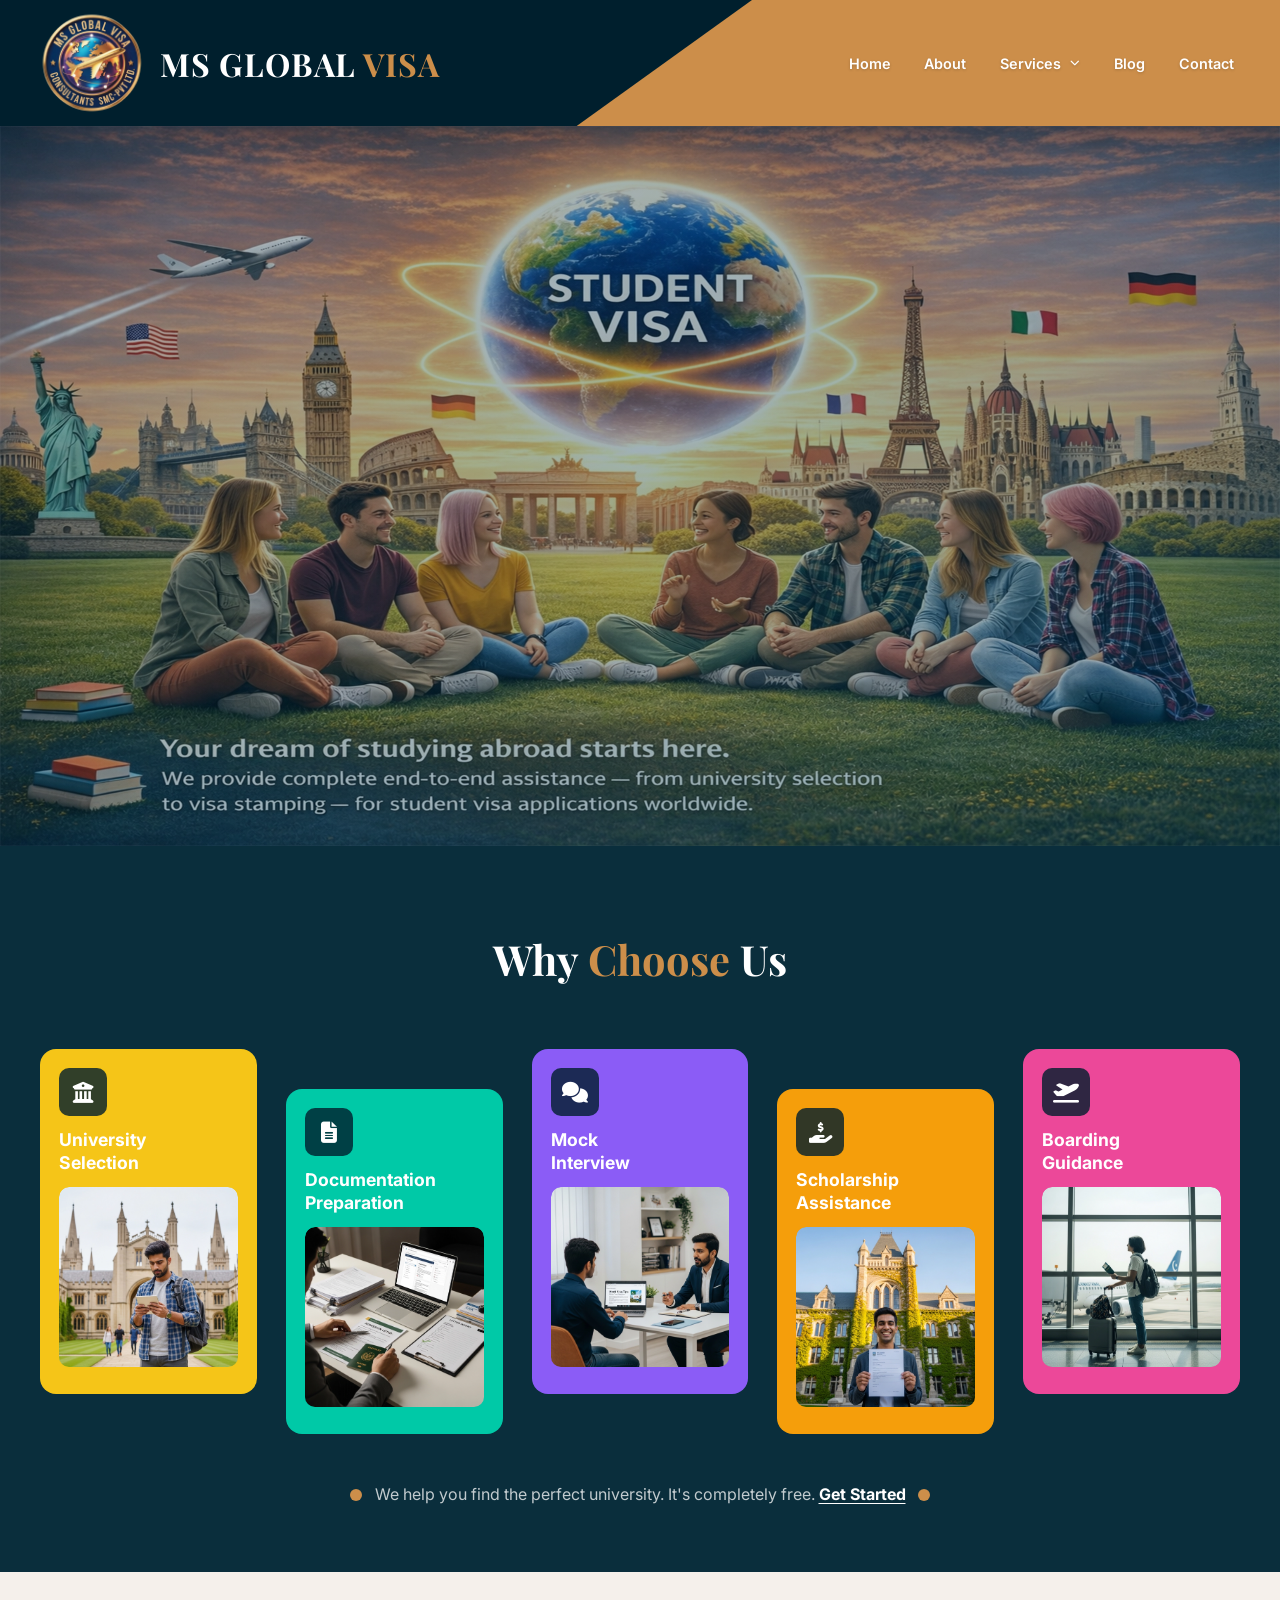
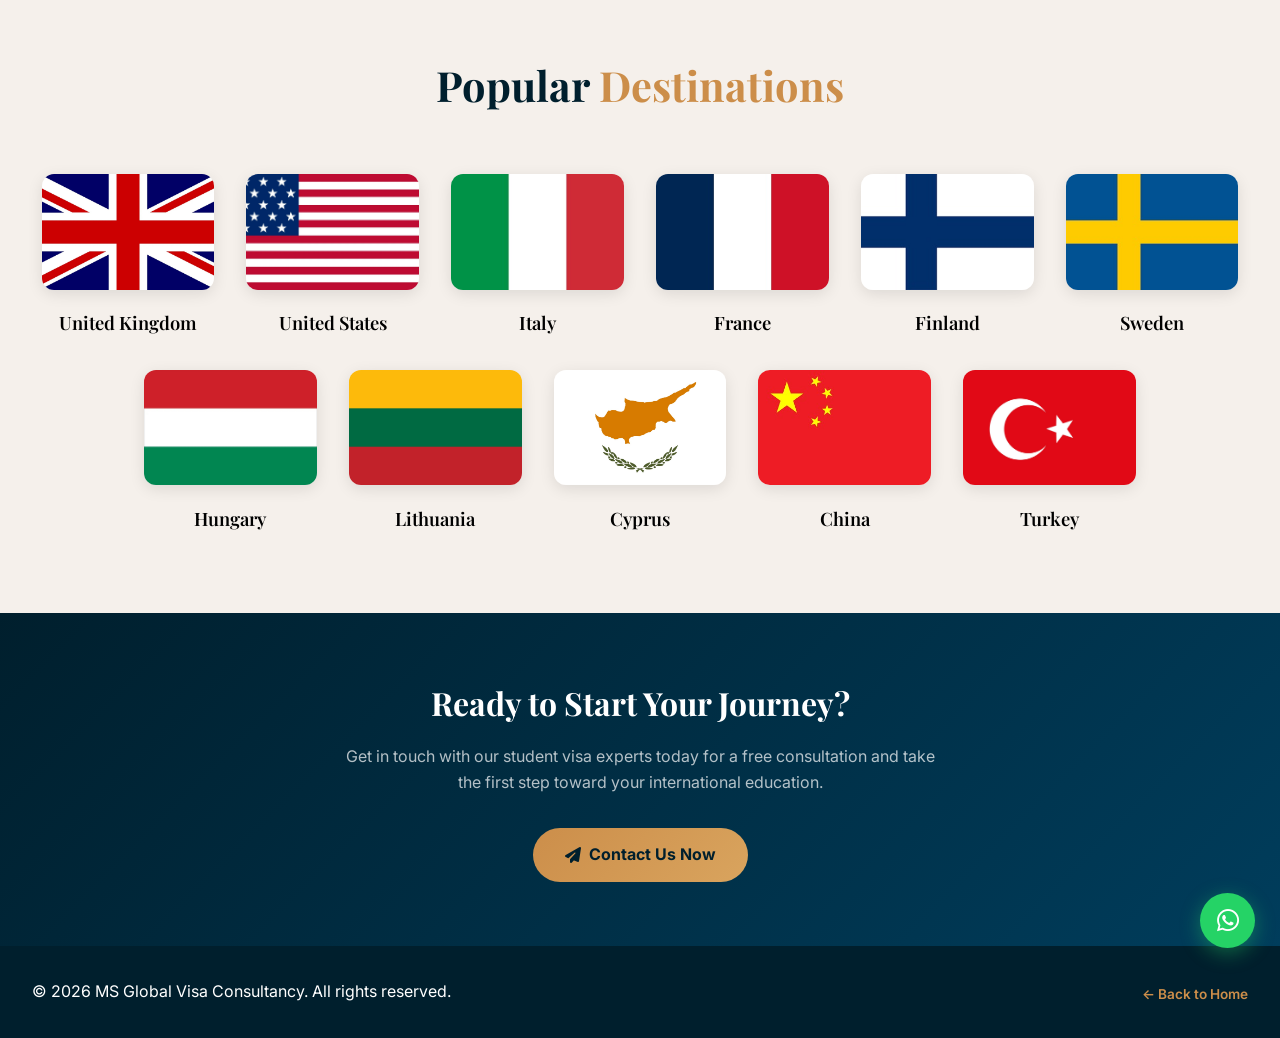
<file: pages/study-visa.html>
<!DOCTYPE html>
<html lang="en">
<head>
    <meta charset="UTF-8">
    <meta name="viewport" content="width=device-width, initial-scale=1.0">
    <title>Student Visa Services - MS Global Visa Consultancy</title>
    <link rel="preconnect" href="https://fonts.googleapis.com">
    <link rel="preconnect" href="https://fonts.gstatic.com" crossorigin>
    <link href="https://fonts.googleapis.com/css2?family=Playfair+Display:wght@400;600;700;800&family=Inter:wght@300;400;500;600;700&display=swap" rel="stylesheet">
    <link rel="stylesheet" href="https://cdnjs.cloudflare.com/ajax/libs/font-awesome/6.5.1/css/all.min.css">
    <link rel="stylesheet" href="../css/styles.css">
    <style>
        /* ===== HERO WITH BACKGROUND IMAGE ===== */
        .sv-hero {
            position: relative;
            width: 100%;
            aspect-ratio: 16 / 9;
            display: flex;
            align-items: center;
            justify-content: center;
            text-align: center;
            color: #fff;
            overflow: hidden;
            background: url('../images/hero/Studentvisa.webp') center center / cover no-repeat;
        }
        .sv-hero::before {
            content: '';
            position: absolute;
            inset: 0;
            background: linear-gradient(135deg, rgba(0,31,45,0.32) 0%, rgba(0,61,92,0.42) 100%);
            z-index: 0;
        }
        .sv-hero .sv-hero-content {
            position: relative;
            z-index: 1;
            padding: 6rem 2rem 4rem;
            max-width: 750px;
            background: rgba(255,255,255,0.02);
            -webkit-backdrop-filter: blur(16px) saturate(180%);
            backdrop-filter: blur(2px) saturate(115%);
            border: 1px solid rgba(255,255,255,0.4);
            box-shadow: 0 8px 32px rgba(0,31,45,0.08);
            border-radius: 20px;
        }
        .sv-hero h1 {
            font-family: 'Playfair Display', serif;
            font-size: 3.2rem;
            font-weight: 800;
            margin-bottom: 1.2rem;
            text-shadow: 0 2px 12px rgba(0,0,0,0.3);
        }
        .sv-hero h1 span { color: #cc8e4a; }
        .sv-hero p {
            font-size: 1.15rem;
            color: rgba(255,255,255,0.88);
            line-height: 1.8;
            margin-bottom: 1.5rem;
        }
        .sv-hero .breadcrumb {
            font-size: 0.9rem;
            color: rgba(255,255,255,0.55);
        }
        .sv-hero .breadcrumb a {
            color: #cc8e4a;
            text-decoration: none;
        }
        .sv-hero .breadcrumb a:hover { text-decoration: underline; }

        /* ===== WHY CHOOSE US – COLORFUL CARDS ===== */
        .wcu-section {
            background: #0a2e3c;
            padding: 5rem 2rem 4rem;
        }
        .wcu-section .wcu-heading {
            text-align: center;
            margin-bottom: 3.5rem;
        }
        .wcu-section .wcu-heading h2 {
            font-family: 'Playfair Display', serif;
            font-size: 2.6rem;
            color: #fff;
            margin-bottom: 0;
        }
        .wcu-section .wcu-heading h2 span { color: #cc8e4a; }

        .wcu-mosaic {
            display: grid;
            grid-template-columns: repeat(5, 1fr);
            gap: 1.8rem;
            max-width: 1200px;
            margin: 0 auto;
            align-items: start;
        }

        .wcu-card {
            border-radius: 16px;
            overflow: hidden;
            position: relative;
            transition: transform 0.4s ease, box-shadow 0.4s ease;
            cursor: default;
        }
        .wcu-card:hover {
            transform: translateY(-8px) scale(1.03);
            box-shadow: 0 20px 50px rgba(0,0,0,0.35);
        }

        /* Alternating heights for scattered layout */
        .wcu-card:nth-child(odd)  { margin-top: 0; }
        .wcu-card:nth-child(even) { margin-top: 2.5rem; }

        .wcu-card-inner {
            padding: 1.2rem;
            min-height: 320px;
            display: flex;
            flex-direction: column;
            position: relative;
        }

        .wcu-card-badge {
            width: 48px;
            height: 48px;
            border-radius: 10px;
            background: rgba(0,31,45,0.8);
            display: flex;
            align-items: center;
            justify-content: center;
            margin-bottom: 0.8rem;
        }
        .wcu-card-badge i {
            color: #fff;
            font-size: 1.3rem;
        }
        .wcu-card-title {
            font-family: 'Inter', sans-serif;
            font-size: 1.1rem;
            font-weight: 700;
            color: #fff;
            margin-bottom: 0.8rem;
            line-height: 1.3;
        }
        .wcu-card-img {
            width: 100%;
            flex: 1;
            border-radius: 10px;
            overflow: hidden;
            position: relative;
        }
        .wcu-card-img img {
            width: 100%;
            height: 100%;
            object-fit: cover;
            min-height: 180px;
            border-radius: 10px;
        }

        /* Card colors matching the reference image */
        .wcu-card--yellow  .wcu-card-inner { background: #f5c518; }
        .wcu-card--teal    .wcu-card-inner { background: #00c9a7; }
        .wcu-card--purple  .wcu-card-inner { background: #8b5cf6; }
        .wcu-card--orange  .wcu-card-inner { background: #f59e0b; }
        .wcu-card--pink    .wcu-card-inner { background: #ec4899; }

        .wcu-card--yellow  .wcu-card-title { color: #fff; }

        /* Bottom tagline */
        .wcu-bottom {
            text-align: center;
            margin-top: 3rem;
            display: flex;
            align-items: center;
            justify-content: center;
            gap: 0.8rem;
        }
        .wcu-dot {
            width: 12px; height: 12px;
            border-radius: 50%;
            background: #cc8e4a;
            display: inline-block;
        }
        .wcu-bottom p {
            color: rgba(255,255,255,0.75);
            font-size: 1rem;
            margin: 0;
        }
        .wcu-bottom a {
            color: #fff;
            font-weight: 700;
            text-decoration: underline;
            text-underline-offset: 3px;
        }
        .wcu-bottom a:hover { color: #cc8e4a; }

        /* ===== FLAG DESTINATION CARDS ===== */
        .dest-section {
            padding: 5rem 2rem;
            background: #f5f0eb;
        }
        .dest-section .dest-heading {
            text-align: center;
            margin-bottom: 3.5rem;
        }
        .dest-section .dest-heading h2 {
            font-family: 'Playfair Display', serif;
            font-size: 2.6rem;
            color: #001F2D;
        }
        .dest-section .dest-heading h2 span { color: #cc8e4a; }

        .dest-grid {
            display: flex;
            flex-wrap: wrap;
            justify-content: center;
            gap: 2rem;
            max-width: 1200px;
            margin: 0 auto;
        }
        .flag-card {
            width: calc(16.666% - 1.7rem);
            text-align: center;
            cursor: pointer;
            transition: transform 0.3s ease;
            text-decoration: none;
        }
        .flag-card:hover { transform: translateY(-6px); }
        .flag-card img {
            width: 100%;
            aspect-ratio: 3 / 2;
            object-fit: cover;
            border-radius: 12px;
            box-shadow: 0 4px 15px rgba(0,0,0,0.1);
            transition: box-shadow 0.3s ease;
        }
        .flag-card:hover img { box-shadow: 0 8px 30px rgba(0,0,0,0.2); }
        .flag-card span {
            display: block;
            margin-top: 0.7rem;
            font-family: 'Playfair Display', serif;
            font-size: 1.15rem;
            font-weight: 600;
            color: #000;
        }

        @media (max-width: 1200px) {
            .flag-card { width: calc(25% - 1.5rem); }
        }
        @media (max-width: 768px) {
            .flag-card { width: calc(33.33% - 1.4rem); }
            .dest-grid { gap: 1.5rem; }
        }
        @media (max-width: 480px) {
            .flag-card { width: calc(50% - 0.5rem); }
            .dest-grid { gap: 1rem; }
            .flag-card span { font-size: 0.82rem; }
        }

        /* ===== CTA ===== */
        .cta-section {
            background: linear-gradient(135deg, #001F2D, #003d5c); color: #fff;
            padding: 4rem 2rem; text-align: center;
        }
        .cta-section h2 { font-family: 'Playfair Display', serif; font-size: 2rem; margin-bottom: 1rem; }
        .cta-section p { color: rgba(255,255,255,0.7); margin-bottom: 2rem; max-width: 600px; margin-left: auto; margin-right: auto; }
        .cta-btn {
            display: inline-flex; align-items: center; gap: 0.5rem;
            background: linear-gradient(135deg, #cc8e4a, #d9a45e);
            color: #001F2D; padding: 0.9rem 2rem; border-radius: 50px;
            font-weight: 700; font-size: 1rem; text-decoration: none;
            transition: all 0.3s ease;
        }
        .cta-btn:hover { transform: translateY(-2px); box-shadow: 0 8px 25px rgba(204,142,74,0.4); }

        /* ===== RESPONSIVE ===== */
        @media (max-width: 1024px) {
            .wcu-mosaic { grid-template-columns: repeat(3, 1fr); }
            .wcu-card:nth-child(even) { margin-top: 0; }
            .wcu-card:nth-child(3n+2) { margin-top: 2rem; }
        }
        @media (max-width: 768px) {
            .sv-hero h1 { font-size: 2.2rem; }
            .sv-hero { min-height: 50vh; height: 50vh; }
            .wcu-mosaic { grid-template-columns: repeat(2, 1fr); gap: 1.2rem; }
            .wcu-card:nth-child(even) { margin-top: 0; }
            .wcu-card-inner { min-height: 260px; }
            .wcu-section .wcu-heading h2 { font-size: 2rem; }
        }
        @media (max-width: 480px) {
            .wcu-mosaic { grid-template-columns: 1fr; }
            .wcu-card:nth-child(even) { margin-top: 0; }
        }
    </style>
</head>
<body>
    <header>
        <nav class="navbar">
            <a href="../index.html" class="logo">
                <img src="../images/logo.png" alt="MS Global Visa" class="nav-logo-img">
                <span class="logo-text">MS GLOBAL <span class="logo-accent">VISA</span></span>
            </a>
            <ul class="nav-menu">
                <li><a href="../index.html#home">Home</a></li>
                <li><a href="../index.html#about">About</a></li>
                <li class="dropdown">
                    <a href="javascript:void(0)">Services <i class="fas fa-chevron-down dropdown-arrow"></i></a>
                    <ul class="dropdown-menu">
                      <li><a href="/Visa-consultancy-4.O/pages/early-appointment.html"><i class="fas fa-calendar-check"></i> Early Appointment Booking </a></li>
                        <li><a href="/Visa-consultancy-4.O/pages/visit-visa.html"><i class="fas fa-briefcase"></i> Visit Visa Assistance </a></li>
                        <li><a href="/Visa-consultancy-4.O/pages/study-visa.html"><i class="fas fa-graduation-cap"></i> Study Abroad Consultancy </a></li>
                        <li><a href="../index.html#services"><i class="fas fa-graduation-cap"></i> Hotel Booking </a></li>
                        <li><a href="../index.html#services"><i class="fas fa-graduation-cap"></i> Travel Insurance </a></li>
                        <li><a href="../index.html#services"><i class="fas fa-graduation-cap"></i> Dummy Air Ticket Reservation </a></li>
                    </ul>
                    </li>
                <li><a href="../index.html#blog">Blog</a></li>
                <li><a href="../index.html#contact">Contact</a></li>
            </ul>
            <div class="hamburger">
                <span></span><span></span><span></span>
            </div>
        </nav>
    </header>

    <!-- Hero with Background Image -->
    <section class="sv-hero">
        <!-- Only background image remains, text and glass removed -->
    </section>

    <!-- Why Choose Us – Colorful Cards -->
    <section class="wcu-section">
        <div class="wcu-heading">
            <h2>Why <span>Choose</span> Us</h2>
        </div>

        <div class="wcu-mosaic">
            <!-- Card 1 – Yellow -->
            <div class="wcu-card wcu-card--yellow">
                <div class="wcu-card-inner">
                    <div class="wcu-card-badge"><i class="fas fa-university"></i></div>
                    <div class="wcu-card-title">University<br>Selection</div>
                    <div class="wcu-card-img">
                        <img src="../images/hero/University Selection.webp" alt="University Selection">
                    </div>
                </div>
            </div>

            <!-- Card 2 – Teal -->
            <div class="wcu-card wcu-card--teal">
                <div class="wcu-card-inner">
                    <div class="wcu-card-badge"><i class="fas fa-file-alt"></i></div>
                    <div class="wcu-card-title">Documentation<br>Preparation</div>
                    <div class="wcu-card-img">
                        <img src="../images/hero/Documentation.webp" alt="Documentation Preparation">
                    </div>
                </div>
            </div>

            <!-- Card 3 – Purple -->
            <div class="wcu-card wcu-card--purple">
                <div class="wcu-card-inner">
                    <div class="wcu-card-badge"><i class="fas fa-comments"></i></div>
                    <div class="wcu-card-title">Mock<br>Interview</div>
                    <div class="wcu-card-img">
                        <img src="../images/hero/Mock Interview.webp" alt="Mock Interview">
                    </div>
                </div>
            </div>

            <!-- Card 4 – Orange -->
            <div class="wcu-card wcu-card--orange">
                <div class="wcu-card-inner">
                    <div class="wcu-card-badge"><i class="fas fa-hand-holding-usd"></i></div>
                    <div class="wcu-card-title">Scholarship<br>Assistance</div>
                    <div class="wcu-card-img">
                        <img src="../images/hero/Scholarship.webp" alt="Scholarship Assistance">
                    </div>
                </div>
            </div>

            <!-- Card 5 – Pink -->
            <div class="wcu-card wcu-card--pink">
                <div class="wcu-card-inner">
                    <div class="wcu-card-badge"><i class="fas fa-plane-departure"></i></div>
                    <div class="wcu-card-title">Boarding<br>Guidance</div>
                    <div class="wcu-card-img">
                        <img src="../images/hero/Boarding.webp" alt="Boarding Guidance">
                    </div>
                </div>
            </div>
        </div>

        <div class="wcu-bottom">
            <span class="wcu-dot"></span>
            <p>We help you find the perfect university. It's completely free. <a href="../index.html#contact">Get Started</a></p>
            <span class="wcu-dot"></span>
        </div>
    </section>

    <!-- Destinations Arch Cards -->
    <section class="dest-section">
        <div class="dest-heading">
            <h2>Popular <span>Destinations</span></h2>
        </div>

        <div class="dest-grid">
            <a href="../index.html#contact" class="flag-card"><img src="../images/flags/UK.jpeg" alt="United Kingdom"><span>United Kingdom</span></a>
            <a href="../index.html#contact" class="flag-card"><img src="../images/flags/USA.jpeg" alt="United States"><span>United States</span></a>
            <a href="../index.html#contact" class="flag-card"><img src="../images/flags/Italy.jpeg" alt="Italy"><span>Italy</span></a>
            <a href="../index.html#contact" class="flag-card"><img src="../images/flags/France.jpeg" alt="France"><span>France</span></a>
            <a href="../index.html#contact" class="flag-card"><img src="../images/flags/Finland.jpeg" alt="Finland"><span>Finland</span></a>
            <a href="../index.html#contact" class="flag-card"><img src="../images/flags/Sweden.jpeg" alt="Sweden"><span>Sweden</span></a>
            <a href="../index.html#contact" class="flag-card"><img src="../images/flags/Hungary.jpeg" alt="Hungary"><span>Hungary</span></a>
            <a href="../index.html#contact" class="flag-card"><img src="../images/flags/Lithuania.jpeg" alt="Lithuania"><span>Lithuania</span></a>
            <a href="../index.html#contact" class="flag-card"><img src="../images/flags/Cyprus.jpeg" alt="Cyprus"><span>Cyprus</span></a>
            <a href="../index.html#contact" class="flag-card"><img src="../images/flags/China.jpeg" alt="China"><span>China</span></a>
            <a href="../index.html#contact" class="flag-card"><img src="../images/flags/Turkey.jpeg" alt="Turkey"><span>Turkey</span></a>
        </div>
    </section>

    <!-- CTA -->
    <section class="cta-section">
        <h2>Ready to Start Your Journey?</h2>
        <p>Get in touch with our student visa experts today for a free consultation and take the first step toward your international education.</p>
        <a href="../index.html#contact" class="cta-btn"><i class="fas fa-paper-plane"></i> Contact Us Now</a>
    </section>

    <!-- Footer -->
    <footer class="footer">
        <div class="container">
            <div class="footer-bottom-inner" style="text-align:center; padding: 2rem 0;">
                <p>&copy; 2026 MS Global Visa Consultancy. All rights reserved.</p>
                <p style="font-size: 0.85rem; color: rgba(255,255,255,0.5); margin-top: 0.4rem;">
                    <a href="../index.html" style="color: #cc8e4a; text-decoration: none; font-weight: 600;">← Back to Home</a>
                </p>
            </div>
        </div>
    </footer>

    <a href="https://wa.me/923335723391" target="_blank" class="whatsapp-float" title="Chat on WhatsApp"><i class="fab fa-whatsapp"></i></a>
    <script src="../js/script.js?v=5"></script>
</body>
</html>
</file>
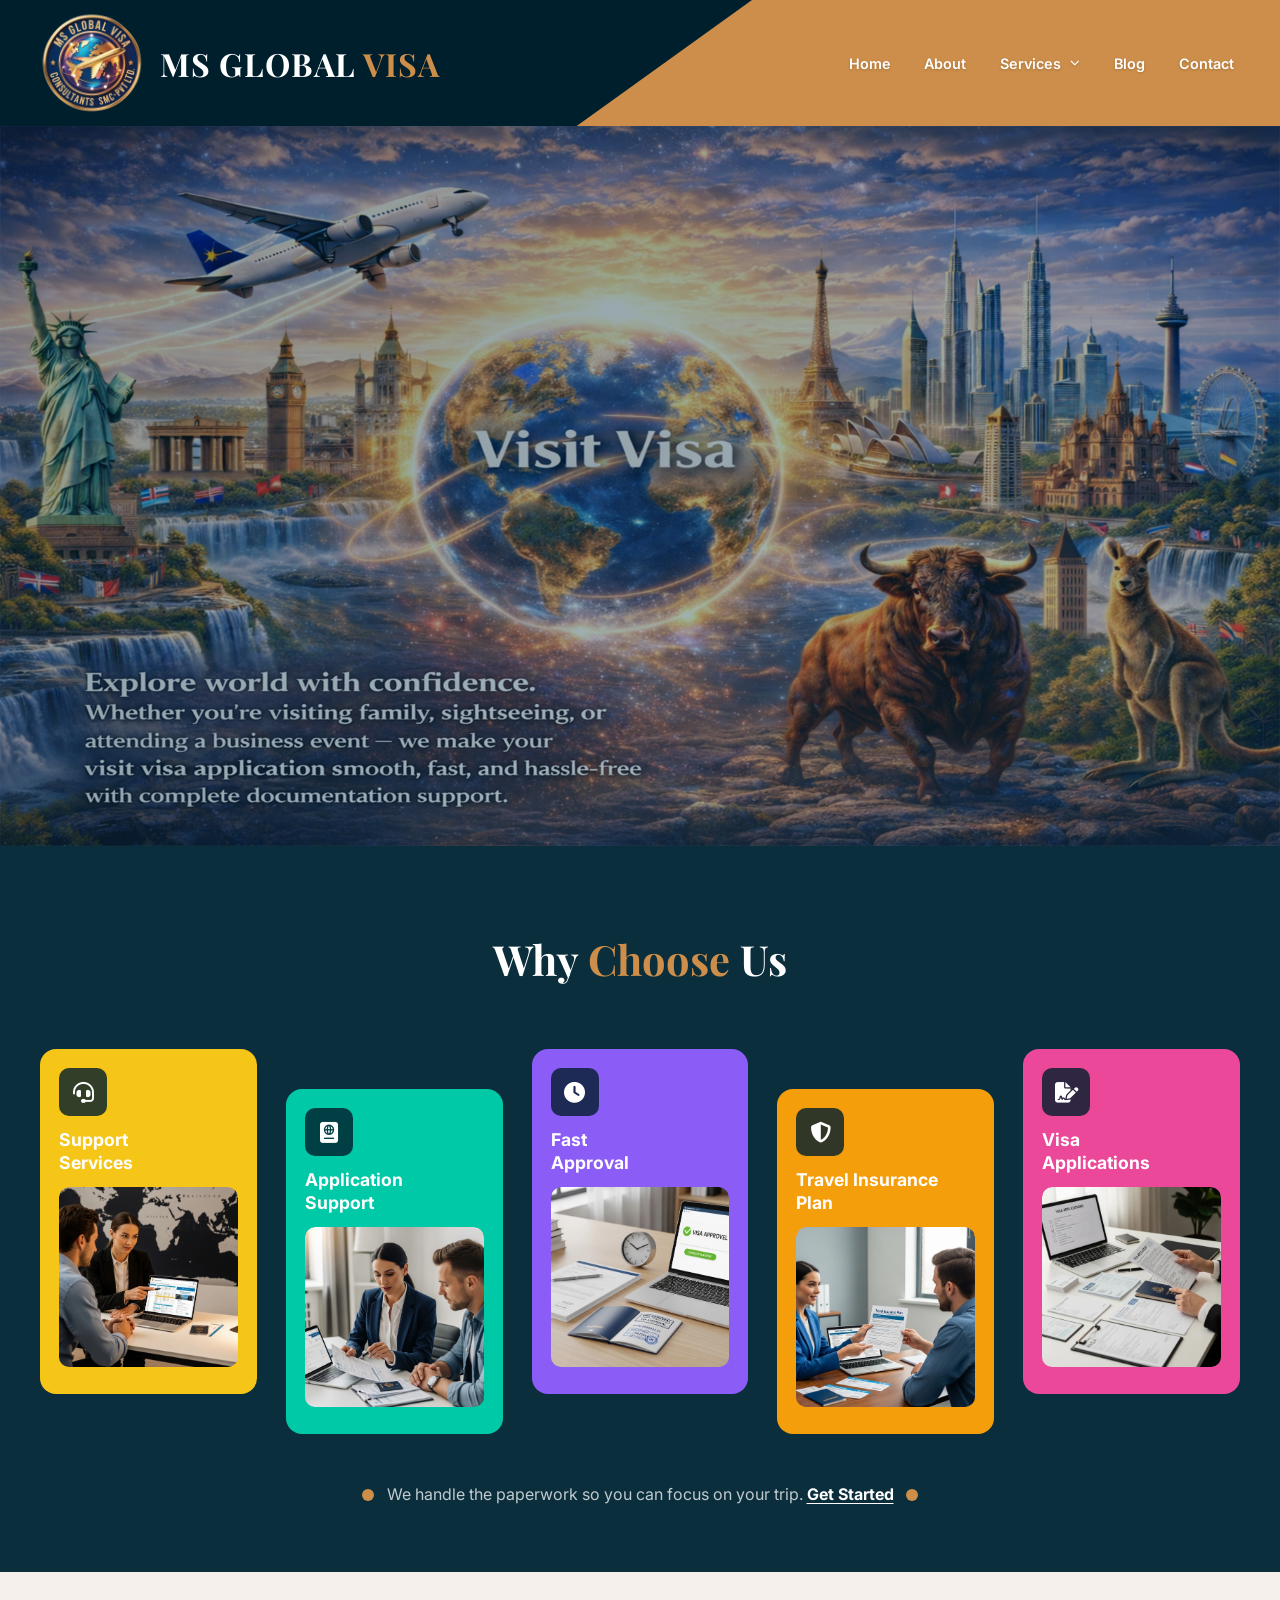
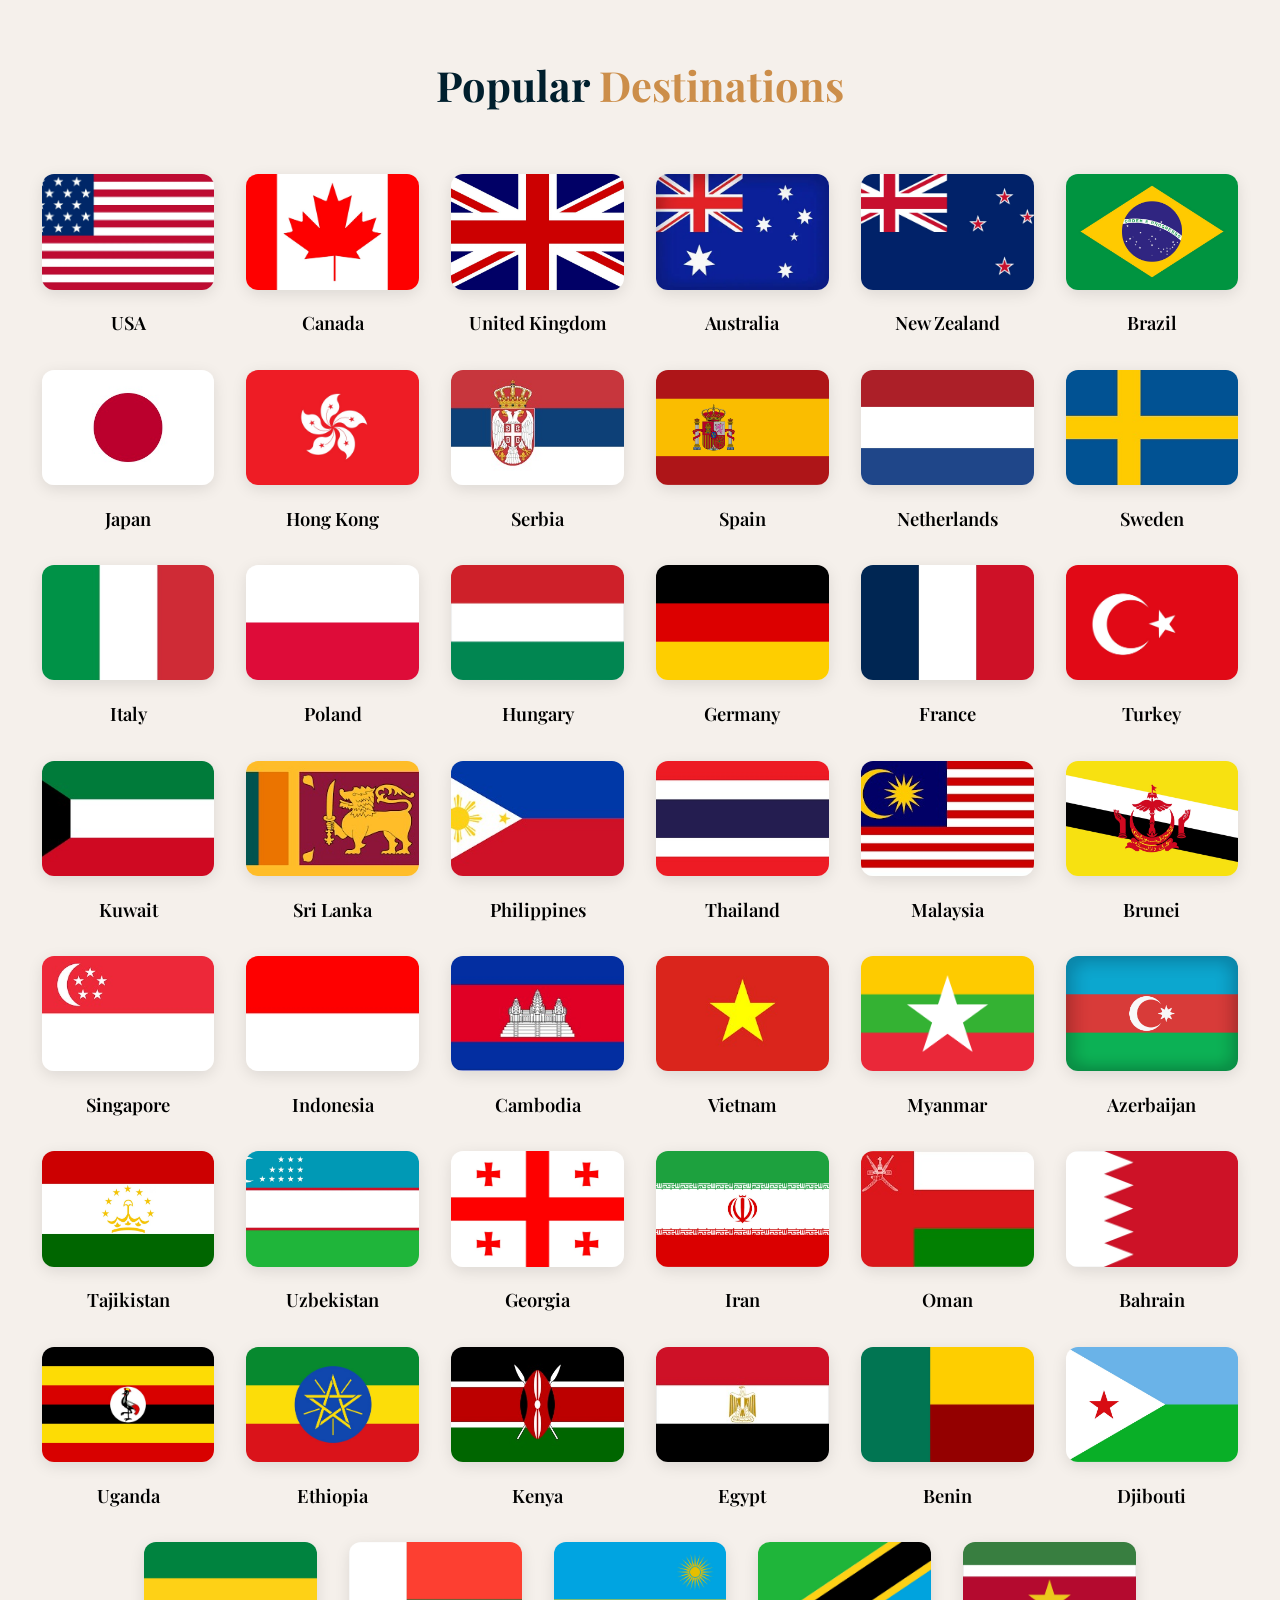
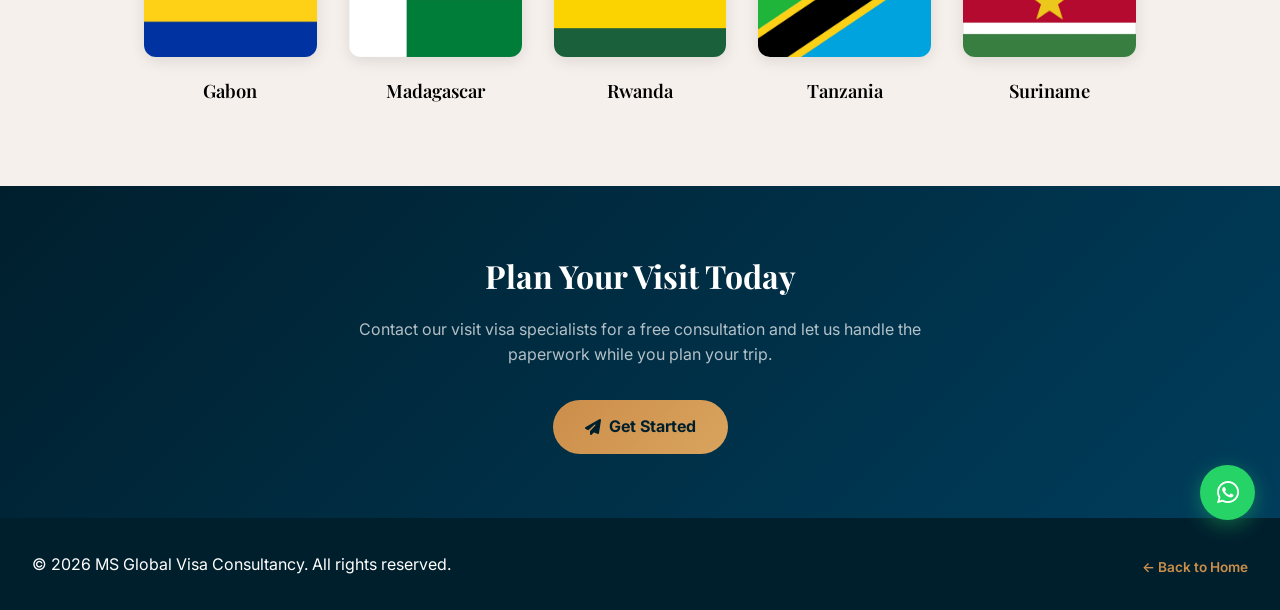
<file: pages/visit-visa.html>
<!DOCTYPE html>
<html lang="en">
<head>
    <meta charset="UTF-8">
    <link rel="icon" href="../images/logo.png" type="image/png">
    <meta name="viewport" content="width=device-width, initial-scale=1.0">
    <title>Visit/Tourist Visa Services - MS Global Visa Consultancy</title>
    <link rel="preconnect" href="https://fonts.googleapis.com">
    <link rel="preconnect" href="https://fonts.gstatic.com" crossorigin>
    <link href="https://fonts.googleapis.com/css2?family=Playfair+Display:wght@400;600;700;800&family=Inter:wght@300;400;500;600;700&display=swap" rel="stylesheet">
    <link rel="stylesheet" href="https://cdnjs.cloudflare.com/ajax/libs/font-awesome/6.5.1/css/all.min.css">
    <link rel="stylesheet" href="../css/styles.css">
    <style>
        /* ===== HERO WITH BACKGROUND IMAGE ===== */
        .sv-hero {
            position: relative;
            width: 100%;
            aspect-ratio: 16 / 9;
            display: flex;
            align-items: center;
            justify-content: center;
            text-align: center;
            color: #fff;
            overflow: hidden;
            background: url('../images/hero/Visitvisa.webp') center center / cover no-repeat;
        }
        .sv-hero::before {
            content: '';
            position: absolute;
            inset: 0;
            background: linear-gradient(135deg, rgba(0,31,45,0.45) 0%, rgba(0,61,92,0.32) 100%);
            z-index: 0;
        }
        .sv-hero .sv-hero-content {
            position: relative;
            z-index: 1;
            padding: 6rem 2rem 4rem;
            max-width: 750px;
            background: rgba(255,255,255,0.02);
            -webkit-backdrop-filter: blur(16px) saturate(180%);
            backdrop-filter: blur(2px) saturate(115%);
            border: 1px solid rgba(255,255,255,0.4);
            box-shadow: 0 8px 32px rgba(0,31,45,0.08);
            border-radius: 20px;
        }
        .sv-hero h1 {
            font-family: 'Playfair Display', serif;
            font-size: 3.2rem;
            font-weight: 800;
            margin-bottom: 1.2rem;
            text-shadow: 0 2px 12px rgba(0,0,0,0.3);
        }
        .sv-hero h1 span { color: #cc8e4a; }
        .sv-hero p {
            font-size: 1.15rem;
            color: rgba(255,255,255,0.88);
            line-height: 1.8;
            margin-bottom: 1.5rem;
        }

        /* ===== WHY CHOOSE US – COLORFUL CARDS ===== */
        .wcu-section {
            background: #0a2e3c;
            padding: 5rem 2rem 4rem;
        }
        .wcu-section .wcu-heading {
            text-align: center;
            margin-bottom: 3.5rem;
        }
        .wcu-section .wcu-heading h2 {
            font-family: 'Playfair Display', serif;
            font-size: 2.6rem;
            color: #fff;
            margin-bottom: 0;
        }
        .wcu-section .wcu-heading h2 span { color: #cc8e4a; }

        .wcu-mosaic {
            display: grid;
            grid-template-columns: repeat(5, 1fr);
            gap: 1.8rem;
            max-width: 1200px;
            margin: 0 auto;
            align-items: start;
        }

        .wcu-card {
            border-radius: 16px;
            overflow: hidden;
            position: relative;
            transition: transform 0.4s ease, box-shadow 0.4s ease;
            cursor: default;
        }
        .wcu-card:hover {
            transform: translateY(-8px) scale(1.03);
            box-shadow: 0 20px 50px rgba(0,0,0,0.35);
        }
        .wcu-card:nth-child(odd)  { margin-top: 0; }
        .wcu-card:nth-child(even) { margin-top: 2.5rem; }

        .wcu-card-inner {
            padding: 1.2rem;
            min-height: 320px;
            display: flex;
            flex-direction: column;
            position: relative;
        }
        .wcu-card-badge {
            width: 48px; height: 48px; border-radius: 10px;
            background: rgba(0,31,45,0.8);
            display: flex; align-items: center; justify-content: center;
            margin-bottom: 0.8rem;
        }
        .wcu-card-badge i { color: #fff; font-size: 1.3rem; }
        .wcu-card-title {
            font-family: 'Inter', sans-serif;
            font-size: 1.1rem; font-weight: 700;
            color: #fff; margin-bottom: 0.8rem; line-height: 1.3;
        }
        .wcu-card-img {
            width: 100%; flex: 1; border-radius: 10px;
            overflow: hidden; position: relative;
        }
        .wcu-card-img img {
            width: 100%; height: 100%; object-fit: cover;
            min-height: 180px; border-radius: 10px;
        }

        .wcu-card--yellow  .wcu-card-inner { background: #f5c518; }
        .wcu-card--teal    .wcu-card-inner { background: #00c9a7; }
        .wcu-card--purple  .wcu-card-inner { background: #8b5cf6; }
        .wcu-card--orange  .wcu-card-inner { background: #f59e0b; }
        .wcu-card--pink    .wcu-card-inner { background: #ec4899; }
        .wcu-card--yellow  .wcu-card-title { color: #fff; }

        .wcu-bottom {
            text-align: center; margin-top: 3rem;
            display: flex; align-items: center; justify-content: center; gap: 0.8rem;
        }
        .wcu-dot { width: 12px; height: 12px; border-radius: 50%; background: #cc8e4a; display: inline-block; }
        .wcu-bottom p { color: rgba(255,255,255,0.75); font-size: 1rem; margin: 0; }
        .wcu-bottom a { color: #fff; font-weight: 700; text-decoration: underline; text-underline-offset: 3px; }
        .wcu-bottom a:hover { color: #cc8e4a; }

        /* ===== FLAG DESTINATION CARDS ===== */
        .dest-section { padding: 5rem 2rem; background: #f5f0eb; }
        .dest-section .dest-heading { text-align: center; margin-bottom: 3.5rem; }
        .dest-section .dest-heading h2 {
            font-family: 'Playfair Display', serif; font-size: 2.6rem; color: #001F2D;
        }
        .dest-section .dest-heading h2 span { color: #cc8e4a; }

        .dest-grid {
            display: flex; flex-wrap: wrap; justify-content: center;
            gap: 2rem; max-width: 1200px; margin: 0 auto;
        }
        .flag-card {
            width: calc(16.666% - 1.7rem); text-align: center; cursor: pointer;
            transition: transform 0.3s ease; text-decoration: none;
        }
        .flag-card:hover { transform: translateY(-6px); }
        .flag-card img {
            width: 100%; aspect-ratio: 3 / 2; object-fit: cover;
            border-radius: 12px; box-shadow: 0 4px 15px rgba(0,0,0,0.1);
            transition: box-shadow 0.3s ease;
        }
        .flag-card:hover img { box-shadow: 0 8px 30px rgba(0,0,0,0.2); }
        .flag-card span {
            display: block; margin-top: 0.7rem;
            font-family: 'Playfair Display', serif;
            font-size: 1.15rem; font-weight: 600; color: #000;
        }

        /* ===== CTA ===== */
        .cta-section {
            background: linear-gradient(135deg, #001F2D, #003d5c); color: #fff;
            padding: 4rem 2rem; text-align: center;
        }
        .cta-section h2 { font-family: 'Playfair Display', serif; font-size: 2rem; margin-bottom: 1rem; }
        .cta-section p { color: rgba(255,255,255,0.7); margin-bottom: 2rem; max-width: 600px; margin-left: auto; margin-right: auto; }
        .cta-btn {
            display: inline-flex; align-items: center; gap: 0.5rem;
            background: linear-gradient(135deg, #cc8e4a, #d9a45e);
            color: #001F2D; padding: 0.9rem 2rem; border-radius: 50px;
            font-weight: 700; font-size: 1rem; text-decoration: none;
            transition: all 0.3s ease;
        }
        .cta-btn:hover { transform: translateY(-2px); box-shadow: 0 8px 25px rgba(204,142,74,0.4); }

        /* ===== RESPONSIVE ===== */
        @media (max-width: 1024px) {
            .wcu-mosaic { grid-template-columns: repeat(3, 1fr); }
            .wcu-card:nth-child(even) { margin-top: 0; }
            .wcu-card:nth-child(3n+2) { margin-top: 2rem; }
        }
        @media (max-width: 1200px) {
            .flag-card { width: calc(20% - 1.6rem); }
        }
        @media (max-width: 1024px) {
            .flag-card { width: calc(25% - 1.5rem); }
        }
        @media (max-width: 768px) {
            .sv-hero h1 { font-size: 2.2rem; }
            .sv-hero { min-height: 50vh; height: 50vh; }
            .wcu-mosaic { grid-template-columns: repeat(2, 1fr); gap: 1.2rem; }
            .wcu-card:nth-child(even) { margin-top: 0; }
            .wcu-card-inner { min-height: 260px; }
            .wcu-section .wcu-heading h2 { font-size: 2rem; }
            .flag-card { width: calc(33.33% - 1.4rem); }
            .dest-grid { gap: 1.5rem; }
        }
        @media (max-width: 480px) {
            .wcu-mosaic { grid-template-columns: 1fr; }
            .wcu-card:nth-child(even) { margin-top: 0; }
            .flag-card { width: calc(50% - 0.5rem); }
            .dest-grid { gap: 1rem; }
            .flag-card span { font-size: 0.82rem; }
        }
    </style>
</head>
<body>
    <header>
        <nav class="navbar">
            <a href="../index.html" class="logo">
                <img src="../images/logo.png" alt="MS Global Visa" class="nav-logo-img">
                <span class="logo-text">MS GLOBAL <span class="logo-accent">VISA</span></span>
            </a>
            <ul class="nav-menu">
                <li><a href="../index.html#home">Home</a></li>
                <li><a href="../index.html#about">About</a></li>
                <li class="dropdown">
                    <a href="javascript:void(0)">Services <i class="fas fa-chevron-down dropdown-arrow"></i></a>
                    <ul class="dropdown-menu">
                      <li><a href="/Visa-consultancy-4.O/pages/early-appointment.html"><i class="fas fa-calendar-check"></i> Early Appointment Booking </a></li>
                        <li><a href="/Visa-consultancy-4.O/pages/visit-visa.html"><i class="fas fa-briefcase"></i> Visit Visa Assistance </a></li>
                        <li><a href="/Visa-consultancy-4.O/pages/study-visa.html"><i class="fas fa-graduation-cap"></i> Study Abroad Consultancy </a></li>
                        <li><a href="../index.html#services"><i class="fas fa-graduation-cap"></i> Hotel Booking </a></li>
                        <li><a href="../index.html#services"><i class="fas fa-graduation-cap"></i> Travel Insurance </a></li>
                        <li><a href="../index.html#services"><i class="fas fa-graduation-cap"></i> Dummy Air Ticket Reservation </a></li>
                    </ul>
                </li>
                <li><a href="../index.html#blog">Blog</a></li>
                <li><a href="../index.html#contact">Contact</a></li>
            </ul>
            <div class="hamburger">
                <span></span><span></span><span></span>
            </div>
        </nav>
    </header>

    <!-- Hero with Background Image -->
    <section class="sv-hero">
        <!-- Only background image remains, text and glass removed -->
    </section>

    <!-- Why Choose Us – Colorful Cards -->
    <section class="wcu-section">
        <div class="wcu-heading">
            <h2>Why <span>Choose</span> Us</h2>
        </div>

        <div class="wcu-mosaic">
            <div class="wcu-card wcu-card--yellow">
                <div class="wcu-card-inner">
                    <div class="wcu-card-badge"><i class="fas fa-headset"></i></div>
                    <div class="wcu-card-title">Support<br>Services</div>
                    <div class="wcu-card-img">
                        <img src="../images/hero/Support (1).webp" alt="Support Services">
                    </div>
                </div>
            </div>

            <div class="wcu-card wcu-card--teal">
                <div class="wcu-card-inner">
                    <div class="wcu-card-badge"><i class="fas fa-passport"></i></div>
                    <div class="wcu-card-title">Application<br>Support</div>
                    <div class="wcu-card-img">
                        <img src="../images/hero/Application Support.webp" alt="Application Support">
                    </div>
                </div>
            </div>

            <div class="wcu-card wcu-card--purple">
                <div class="wcu-card-inner">
                    <div class="wcu-card-badge"><i class="fas fa-clock"></i></div>
                    <div class="wcu-card-title">Fast<br>Approval</div>
                    <div class="wcu-card-img">
                        <img src="../images/hero/Fast Approval.webp" alt="Fast Approval">
                    </div>
                </div>
            </div>

            <div class="wcu-card wcu-card--orange">
                <div class="wcu-card-inner">
                    <div class="wcu-card-badge"><i class="fas fa-shield-alt"></i></div>
                    <div class="wcu-card-title">Travel Insurance<br>Plan</div>
                    <div class="wcu-card-img">
                        <img src="../images/hero/Travel insurance plan.webp" alt="Travel Insurance Plan">
                    </div>
                </div>
            </div>

            <div class="wcu-card wcu-card--pink">
                <div class="wcu-card-inner">
                    <div class="wcu-card-badge"><i class="fas fa-file-signature"></i></div>
                    <div class="wcu-card-title">Visa<br>Applications</div>
                    <div class="wcu-card-img">
                        <img src="../images/hero/Visa applications.webp" alt="Visa Applications">
                    </div>
                </div>
            </div>
        </div>

        <div class="wcu-bottom">
            <span class="wcu-dot"></span>
            <p>We handle the paperwork so you can focus on your trip. <a href="../index.html#contact">Get Started</a></p>
            <span class="wcu-dot"></span>
        </div>
    </section>

    <!-- Destinations Arch Cards -->
    <section class="dest-section">
        <div class="dest-heading">
            <h2>Popular <span>Destinations</span></h2>
        </div>

        <div class="dest-grid">
            <a href="../index.html#contact" class="flag-card"><img src="../images/flags/USA.jpeg" alt="USA"><span>USA</span></a>
            <a href="../index.html#contact" class="flag-card"><img src="../images/flags/Canada.jfif" alt="Canada"><span>Canada</span></a>
            <a href="../index.html#contact" class="flag-card"><img src="../images/flags/UK.jpeg" alt="United Kingdom"><span>United Kingdom</span></a>
            <a href="../index.html#contact" class="flag-card"><img src="../images/flags/Australia.webp" alt="Australia"><span>Australia</span></a>
            <a href="../index.html#contact" class="flag-card"><img src="../images/flags/New Zealand.jpeg" alt="New Zealand"><span>New Zealand</span></a>
            <a href="../index.html#contact" class="flag-card"><img src="../images/flags/Brazil.jpeg" alt="Brazil"><span>Brazil</span></a>
            <a href="../index.html#contact" class="flag-card"><img src="../images/flags/Japan.jpeg" alt="Japan"><span>Japan</span></a>
            <a href="../index.html#contact" class="flag-card"><img src="../images/flags/Hong Kong.jpeg" alt="Hong Kong"><span>Hong Kong</span></a>
            <a href="../index.html#contact" class="flag-card"><img src="../images/flags/Serbia.jpeg" alt="Serbia"><span>Serbia</span></a>
            <a href="../index.html#contact" class="flag-card"><img src="../images/flags/Spain.jpeg" alt="Spain"><span>Spain</span></a>
            <a href="../index.html#contact" class="flag-card"><img src="../images/flags/Netherlands.jpg" alt="Netherlands"><span>Netherlands</span></a>
            <a href="../index.html#contact" class="flag-card"><img src="../images/flags/Sweden.jpeg" alt="Sweden"><span>Sweden</span></a>
            <a href="../index.html#contact" class="flag-card"><img src="../images/flags/Italy.jpeg" alt="Italy"><span>Italy</span></a>
            <a href="../index.html#contact" class="flag-card"><img src="../images/flags/Poland.jpeg" alt="Poland"><span>Poland</span></a>
            <a href="../index.html#contact" class="flag-card"><img src="../images/flags/Hungary.jpeg" alt="Hungary"><span>Hungary</span></a>
            <a href="../index.html#contact" class="flag-card"><img src="../images/flags/Germany.jpeg" alt="Germany"><span>Germany</span></a>
            <a href="../index.html#contact" class="flag-card"><img src="../images/flags/France.jpeg" alt="France"><span>France</span></a>
            <a href="../index.html#contact" class="flag-card"><img src="../images/flags/Turkey.jpeg" alt="Turkey"><span>Turkey</span></a>
            <a href="../index.html#contact" class="flag-card"><img src="../images/flags/Kuwait.jpeg" alt="Kuwait"><span>Kuwait</span></a>
            <a href="../index.html#contact" class="flag-card"><img src="../images/flags/Srilanka.jpeg" alt="Sri Lanka"><span>Sri Lanka</span></a>
            <a href="../index.html#contact" class="flag-card"><img src="../images/flags/Philippines.jpeg" alt="Philippines"><span>Philippines</span></a>
            <a href="../index.html#contact" class="flag-card"><img src="../images/flags/Thailand.jpeg" alt="Thailand"><span>Thailand</span></a>
            <a href="../index.html#contact" class="flag-card"><img src="../images/flags/Malaysia.jpeg" alt="Malaysia"><span>Malaysia</span></a>
            <a href="../index.html#contact" class="flag-card"><img src="../images/flags/Brunie.jpeg" alt="Brunei"><span>Brunei</span></a>
            <a href="../index.html#contact" class="flag-card"><img src="../images/flags/Singapore.jpeg" alt="Singapore"><span>Singapore</span></a>
            <a href="../index.html#contact" class="flag-card"><img src="../images/flags/Indonesia.jpeg" alt="Indonesia"><span>Indonesia</span></a>
            <a href="../index.html#contact" class="flag-card"><img src="../images/flags/Cambodia.jpeg" alt="Cambodia"><span>Cambodia</span></a>
            <a href="../index.html#contact" class="flag-card"><img src="../images/flags/Vietnam.jpeg" alt="Vietnam"><span>Vietnam</span></a>
            <a href="../index.html#contact" class="flag-card"><img src="../images/flags/Myanmar.png" alt="Myanmar"><span>Myanmar</span></a>
            <a href="../index.html#contact" class="flag-card"><img src="../images/flags/Azerbaijan.png" alt="Azerbaijan"><span>Azerbaijan</span></a>
            <a href="../index.html#contact" class="flag-card"><img src="../images/flags/Tajikistan.jpeg" alt="Tajikistan"><span>Tajikistan</span></a>
            <a href="../index.html#contact" class="flag-card"><img src="../images/flags/Uzbekistan.jpeg" alt="Uzbekistan"><span>Uzbekistan</span></a>
            <a href="../index.html#contact" class="flag-card"><img src="../images/flags/Gorgia.jpeg" alt="Georgia"><span>Georgia</span></a>
            <a href="../index.html#contact" class="flag-card"><img src="../images/flags/Iran.jpeg" alt="Iran"><span>Iran</span></a>
            <a href="../index.html#contact" class="flag-card"><img src="../images/flags/Oman.jpeg" alt="Oman"><span>Oman</span></a>
            <a href="../index.html#contact" class="flag-card"><img src="../images/flags/Bahrain.jpeg" alt="Bahrain"><span>Bahrain</span></a>
            <a href="../index.html#contact" class="flag-card"><img src="../images/flags/Uganda.jpeg" alt="Uganda"><span>Uganda</span></a>
            <a href="../index.html#contact" class="flag-card"><img src="../images/flags/Ethopia.jpeg" alt="Ethiopia"><span>Ethiopia</span></a>
            <a href="../index.html#contact" class="flag-card"><img src="../images/flags/Kenya.jpeg" alt="Kenya"><span>Kenya</span></a>
            <a href="../index.html#contact" class="flag-card"><img src="../images/flags/Egypt.jpeg" alt="Egypt"><span>Egypt</span></a>
            <a href="../index.html#contact" class="flag-card"><img src="../images/flags/Benin.jpeg" alt="Benin"><span>Benin</span></a>
            <a href="../index.html#contact" class="flag-card"><img src="../images/flags/Dijbouti.jpeg" alt="Djibouti"><span>Djibouti</span></a>
            <a href="../index.html#contact" class="flag-card"><img src="../images/flags/Gapon.jpeg" alt="Gabon"><span>Gabon</span></a>
            <a href="../index.html#contact" class="flag-card"><img src="../images/flags/Madagascar.jpeg" alt="Madagascar"><span>Madagascar</span></a>
            <a href="../index.html#contact" class="flag-card"><img src="../images/flags/Rwanda.jpeg" alt="Rwanda"><span>Rwanda</span></a>
            <a href="../index.html#contact" class="flag-card"><img src="../images/flags/Tanzania.jpeg" alt="Tanzania"><span>Tanzania</span></a>
            <a href="../index.html#contact" class="flag-card"><img src="../images/flags/Suriname.jpeg" alt="Suriname"><span>Suriname</span></a>
        </div>
    </section>

    <!-- CTA -->
    <section class="cta-section">
        <h2>Plan Your Visit Today</h2>
        <p>Contact our visit visa specialists for a free consultation and let us handle the paperwork while you plan your trip.</p>
        <a href="../index.html#contact" class="cta-btn"><i class="fas fa-paper-plane"></i> Get Started</a>
    </section>

    <!-- Footer -->
    <footer class="footer">
        <div class="container">
            <div class="footer-bottom-inner" style="text-align:center; padding: 2rem 0;">
                <p>&copy; 2026 MS Global Visa Consultancy. All rights reserved.</p>
                <p style="font-size: 0.85rem; color: rgba(255,255,255,0.5); margin-top: 0.4rem;">
                    <a href="../index.html" style="color: #cc8e4a; text-decoration: none; font-weight: 600;">← Back to Home</a>
                </p>
            </div>
        </div>
    </footer>

    <a href="https://wa.me/923335723391" target="_blank" class="whatsapp-float" title="Chat on WhatsApp"><i class="fab fa-whatsapp"></i></a>
    <script src="../js/script.js?v=5"></script>
</body>
</html>
</file>
<file: css/styles.css>
/* ===================================
   MS GLOBAL VISA CONSULTANCY - PREMIUM CSS
   Color: #001F2D (Dark Navy) & #cc8e4a (Gold)
   Fonts: Playfair Display + Inter
   =================================== */

* { margin: 0; padding: 0; box-sizing: border-box; }

:root {
  --primary-dark: #001F2D;
  --primary-gold: #cc8e4a;
  --secondary-light: #f5f5f5;
  --text-dark: #1a1a1a;
  --text-light: #666;
  --white: #ffffff;
  --accent-blue: #003d5c;
  --hover-gold: #d9a45e;
  --success: #28a745;
  --warning: #ffc107;
  --danger: #dc3545;
  --info: #17a2b8;
  --glass-bg: rgba(255,255,255,0.08);
  --shadow-sm: 0 2px 10px rgba(0,31,45,0.08);
  --shadow-md: 0 5px 25px rgba(0,31,45,0.12);
  --shadow-lg: 0 15px 40px rgba(0,31,45,0.18);
  --radius: 12px;
  --radius-lg: 42px;
  --transition: all 0.3s cubic-bezier(0.4, 0, 0.2, 1);
}

html { scroll-behavior: smooth; overflow-x: hidden; }

body {
  font-family: 'Inter', 'Segoe UI', sans-serif;
  line-height: 1.6;
  color: var(--text-dark);
  background: var(--white);
  overflow-x: hidden;
  -webkit-text-size-adjust: 100%;
}

h1, h2, h3, h4 { font-family: 'Playfair Display', Georgia, serif; }

a { text-decoration: none; color: inherit; }

img { max-width: 100%; }

/* ===================================
   LOADING SCREEN
   =================================== */
.loading-screen {
  position: fixed; inset: 0; z-index: 99999;
  background: var(--primary-dark);
  display: flex; align-items: center; justify-content: center;
  transition: opacity 0.5s, visibility 0.5s;
}
.loading-screen.loaded { opacity: 0; visibility: hidden; pointer-events: none; }
.loader { text-align: center; }
.loader-icon { font-size: 3rem; color: var(--primary-gold); animation: pulse 1.5s ease-in-out infinite; }
.loader-text {
  color: var(--primary-gold); font-size: 1.5rem;
  font-family: 'Playfair Display', serif; letter-spacing: 3px; margin: 1rem 0;
}
.loader-bar { width: 200px; height: 3px; background: rgba(204,142,74,0.2); border-radius: 10px; overflow: hidden; margin: 0 auto; }
.loader-fill { width: 0; height: 100%; background: var(--primary-gold); border-radius: 10px; animation: loaderFill 1.5s ease forwards; }
@keyframes loaderFill { to { width: 100%; } }
@keyframes pulse { 0%,100% { transform: scale(1); } 50% { transform: scale(1.2); } }

/* ===================================
   PAGE TRANSITION
   =================================== */
.page-transition-overlay {
  position: fixed; inset: 0; z-index: 99998;
  pointer-events: none; overflow: hidden;
}
.page-transition-overlay .curtain-left,
.page-transition-overlay .curtain-right {
  position: absolute; top: 0; width: 50%; height: 100%;
}
.page-transition-overlay .curtain-left {
  left: 0; background: var(--primary-dark);
  transform: scaleX(0); transform-origin: left center;
}
.page-transition-overlay .curtain-right {
  right: 0; background: var(--primary-gold);
  transform: scaleX(0); transform-origin: right center;
}
.page-transition-overlay .transition-logo {
  position: absolute; top: 50%; left: 50%;
  transform: translate(-50%, -50%) scale(0.7);
  opacity: 0; z-index: 2; text-align: center; color: var(--white);
  font-family: 'Playfair Display', serif; font-size: 2rem; font-weight: 700;
  letter-spacing: 3px; white-space: nowrap;
}
.page-transition-overlay .transition-logo span { color: var(--primary-gold); }
.page-transition-overlay .transition-spinner {
  display: block; width: 30px; height: 30px; margin: 1rem auto 0;
  border: 2px solid rgba(255,255,255,0.2); border-top-color: var(--primary-gold);
  border-radius: 50%; animation: transSpin 0.8s linear infinite;
  opacity: 0;
}
@keyframes transSpin { to { transform: rotate(360deg); } }

.page-transition-overlay.active .curtain-left {
  transform: scaleX(1);
  transition: transform 0.6s cubic-bezier(0.86, 0, 0.07, 1);
}
.page-transition-overlay.active .curtain-right {
  transform: scaleX(1);
  transition: transform 0.6s cubic-bezier(0.86, 0, 0.07, 1) 0.08s;
}
.page-transition-overlay.active .transition-logo {
  opacity: 1; transform: translate(-50%, -50%) scale(1);
  transition: opacity 0.5s cubic-bezier(0.25, 0.46, 0.45, 0.94) 0.45s,
              transform 0.5s cubic-bezier(0.25, 0.46, 0.45, 0.94) 0.45s;
}
.page-transition-overlay.active .transition-spinner {
  opacity: 1;
  transition: opacity 0.3s ease 0.65s;
}

/* Page entrance animation */
.page-enter { animation: pageEnter 0.8s cubic-bezier(0.25, 0.46, 0.45, 0.94) both; }
@keyframes pageEnter {
  from { opacity: 0; transform: translateY(30px); filter: blur(4px); }
  to { opacity: 1; transform: translateY(0); filter: blur(0); }
}

/* ===================================
   TOAST NOTIFICATIONS
   =================================== */
.toast-container {
  position: fixed; top: 100px; right: 20px; z-index: 10000;
  display: flex; flex-direction: column; gap: 10px;
}
.toast {
  display: flex; align-items: center; gap: 12px;
  background: var(--white); padding: 1rem 1.5rem;
  border-radius: var(--radius); box-shadow: var(--shadow-lg);
  min-width: 320px; max-width: 420px;
  animation: slideInRight 0.4s ease;
  border-left: 4px solid var(--primary-gold);
}
.toast.success { border-left-color: var(--success); }
.toast.error { border-left-color: var(--danger); }
.toast.info { border-left-color: var(--info); }
.toast-icon { font-size: 1.3rem; }
.toast.success .toast-icon { color: var(--success); }
.toast.error .toast-icon { color: var(--danger); }
.toast.info .toast-icon { color: var(--info); }
.toast-message { flex: 1; font-size: 0.9rem; color: var(--text-dark); }
.toast-close {
  background: none; border: none; cursor: pointer;
  color: var(--text-light); font-size: 1rem; padding: 0 0 0 8px;
}
.toast.removing { animation: slideOutRight 0.3s ease forwards; }
@keyframes slideInRight { from { transform: translateX(100%); opacity: 0; } to { transform: translateX(0); opacity: 1; } }
@keyframes slideOutRight { to { transform: translateX(100%); opacity: 0; } }

/* ===================================
   HEADER & NAVIGATION
   =================================== */
.header-top-bar {
  background: var(--primary-dark);
  color: rgba(255,255,255,0.7);
  padding: 0.5rem 0;
  font-size: 0.82rem;
  border-bottom: 1px solid rgba(204,142,74,0.15);
}
.top-bar-content {
  display: flex; justify-content: space-between; align-items: center;
  max-width: 1400px; margin: 0 auto; padding: 0 2rem;
}
.top-bar-left { display: flex; gap: 1.5rem; }
.top-bar-left span { display: flex; align-items: center; gap: 0.4rem; }
.top-bar-left i { color: var(--primary-gold); font-size: 0.75rem; }
.top-bar-right { display: flex; gap: 0.8rem; }
.top-bar-right a {
  color: rgba(255,255,255,0.6); transition: var(--transition); font-size: 0.85rem;
}
.top-bar-right a:hover { color: var(--primary-gold); }

header {
  background: var(--primary-dark);
  color: var(--white);
  position: sticky; top: 0; z-index: 1000;
  box-shadow: 0 4px 30px rgba(0,0,0,0.15);
  border-bottom: none;
  transition: var(--transition);
  overflow: visible;
}
header::before {
  content: '';
  position: absolute;
  top: 0; right: 0;
  width: 55%;
  height: 100%;
  background: var(--primary-gold);
  clip-path: polygon(25% 0, 100% 0, 100% 100%, 0% 100%);
  z-index: 0;
}
header.scrolled {
  background: var(--primary-dark);
  box-shadow: 0 8px 32px rgba(0,31,45,0.35);
}

.navbar {
  display: flex; justify-content: space-between; align-items: center;
  padding: 0.2rem 2rem; max-width: 1400px; margin: 0 auto;
  position: relative; z-index: 1;
}

.logo {
  display: flex; align-items: center; gap: 0.5rem;
  text-decoration: none;
}
.logo-icon { font-size: 1.5rem; color: var(--primary-gold); }
.nav-logo-img { width: 120px; height: 120px; border-radius: 50%; object-fit: cover; }
.footer-logo-img { width: 120px; height: 120px; border-radius: 50%; object-fit: cover; }
.logo-text {
  font-size: 2rem; font-weight: 700; color: var(--white);
  font-family: 'Playfair Display', serif; letter-spacing: 1px;
}
.logo-accent { color: var(--primary-gold); }

.nav-menu { display: flex; list-style: none; gap: 0.3rem; align-items: center; }
.nav-menu > li { position: relative; }
.nav-menu > li > a {
  color: var(--white); font-size: 0.9rem; font-weight: 600;
  padding: 0.6rem 0.9rem; border-radius: 8px;
  transition: var(--transition); display: flex; align-items: center; gap: 0.4rem;
  text-shadow: 0 1px 3px rgba(0,0,0,0.2);
}
.nav-menu > li > a:hover,
.nav-menu > li > a.active {
  color: var(--primary-dark); background: rgba(255,255,255,0.2);
}
.dropdown-arrow { font-size: 0.6rem; margin-left: 0.2rem; transition: var(--transition); }
.dropdown:hover .dropdown-arrow { transform: rotate(180deg); }

.dropdown-menu {
  position: absolute; top: 100%; left: 0;
  background: rgba(255,255,255,0.85); min-width: 220px;
  -webkit-backdrop-filter: blur(20px) saturate(180%);
  backdrop-filter: blur(20px) saturate(180%);
  border: 1px solid rgba(255,255,255,0.3);
  border-radius: var(--radius); box-shadow: 0 8px 32px rgba(0,31,45,0.2);
  padding: 0.5rem; opacity: 0; visibility: hidden;
  transform: translateY(10px); transition: var(--transition);
  z-index: 100;
}
.dropdown:hover .dropdown-menu { opacity: 1; visibility: visible; transform: translateY(0); }
.dropdown-menu li { list-style: none; }
.dropdown-menu li a {
  display: flex; align-items: center; gap: 0.8rem;
  padding: 0.7rem 1rem; color: var(--text-dark); font-size: 0.88rem;
  border-radius: 8px; transition: var(--transition);
}
.dropdown-menu li a i { color: var(--primary-gold); width: 18px; text-align: center; }
.dropdown-menu li a:hover { background: rgba(204,142,74,0.1); color: var(--primary-gold); }

.nav-actions { display: flex; align-items: center; gap: 0.8rem; }
.nav-cta-btn {
  background: linear-gradient(135deg, var(--primary-gold), var(--hover-gold));
  color: var(--primary-dark); padding: 0.55rem 1.2rem;
  border-radius: 50px; font-weight: 600; font-size: 0.85rem;
  display: flex; align-items: center; gap: 0.4rem;
  transition: var(--transition);
}
.nav-cta-btn:hover { transform: translateY(-2px); box-shadow: 0 5px 15px rgba(204,142,74,0.4); }
.nav-login-btn {
  width: 38px; height: 38px; border-radius: 50%;
  background: rgba(204,142,74,0.15); border: 1px solid rgba(204,142,74,0.3);
  display: flex; align-items: center; justify-content: center;
  color: var(--primary-gold); font-size: 0.9rem;
  transition: var(--transition);
}
.nav-login-btn:hover { background: var(--primary-gold); color: var(--primary-dark); }

.hamburger {
  display: none; flex-direction: column; cursor: pointer;
  gap: 5px; background: none; border: none; padding: 5px;
}
.hamburger span {
  width: 25px; height: 3px; background: var(--white);
  border-radius: 3px; transition: var(--transition);
}
.hamburger.active span:nth-child(1) { transform: rotate(45deg) translate(5px, 5px); }
.hamburger.active span:nth-child(2) { opacity: 0; }
.hamburger.active span:nth-child(3) { transform: rotate(-45deg) translate(7px, -7px); }

/* ===================================
   HERO SECTION
   =================================== */
.hero {
  background: #000; color: var(--white);
  padding: 12rem 2rem 8rem; text-align: center;
  position: relative; overflow: hidden; min-height: 100vh;
  display: flex; align-items: center; justify-content: center;
}
.hero-overlay {
  position: absolute; inset: 0; z-index: 1;
  background: linear-gradient(135deg, rgba(0,31,45,0.20) 0%, rgba(0,61,92,0.15) 100%);
}
.hero-slideshow {
  position: absolute; inset: 0; z-index: 0; overflow: hidden;
}
.hero-slideshow .slide {
  position: absolute; inset: 0;
  background-size: cover; background-position: center top; background-repeat: no-repeat;
  opacity: 0; transition: opacity 1.5s ease;
}
.hero-slideshow .slide.active { opacity: 1; }
.hero-content { max-width: 900px; margin: 0 auto; position: relative; z-index: 3; }

/* Glassmorphism Card */
.glass-card {
  background: rgba(255, 255, 255, 0.08);
  backdrop-filter: blur(18px);
  -webkit-backdrop-filter: blur(18px);
  border-radius: 25px;
  border: 1px solid rgba(255, 255, 255, 0.15);
  box-shadow:
    0 8px 32px rgba(0, 0, 0, 0.25),
    inset 0 0 8px rgba(255, 255, 255, 0.08);
  padding: 40px;
}

.hero-glass {
  max-width: 820px;
  margin: 0 auto;
  text-align: center;
  animation: fadeInUp 1s ease;
}

@media (max-width: 768px) {
  .hero-glass {
    padding: 28px 20px;
    border-radius: 18px;
  }
}

.hero-badge {
  display: inline-flex; align-items: center; gap: 0.5rem;
  background: rgba(204,142,74,0.15); border: 1px solid rgba(204,142,74,0.3);
  padding: 0.5rem 1.2rem; border-radius: 50px;
  color: #000000; font-size: 0.85rem; font-weight: 600;
  margin-bottom: 1.5rem; backdrop-filter: blur(10px);
  animation: fadeInDown 0.8s ease;
}

.hero h1 {
  font-size: 3.5rem; margin-bottom: 1rem; font-weight: 800;
  line-height: 1.15; animation: fadeInUp 0.8s ease 0.2s both;
  text-shadow: 0 2px 12px rgba(0,0,0,0.5);
}
.hero p {
  font-size: 1.2rem; margin-bottom: 2rem;
  color: rgba(255,255,255,0.9); line-height: 1.8;
  animation: fadeInUp 0.8s ease 0.4s both;
  text-shadow: 0 1px 8px rgba(0,0,0,0.4);
}

.hero-buttons {
  display: flex; gap: 1rem; justify-content: center; flex-wrap: wrap;
  animation: fadeInUp 0.8s ease 0.6s both;
}

.hero-trust-badges {
  display: flex; gap: 2rem; justify-content: center; flex-wrap: wrap;
  margin-top: 3rem; animation: fadeInUp 0.8s ease 0.8s both;
}
.trust-badge {
  display: flex; align-items: center; gap: 0.5rem;
  color: rgba(255,255,255,0.7); font-size: 0.88rem;
}
.trust-badge i { color: var(--primary-gold); }

.hero-scroll-indicator {
  position: absolute; bottom: 30px; left: 50%; transform: translateX(-50%);
  z-index: 3; text-align: center; animation: fadeInUp 1s ease 1s both;
}
.scroll-mouse {
  width: 26px; height: 40px; border: 2px solid rgba(255,255,255,0.4);
  border-radius: 13px; margin: 0 auto 0.5rem; position: relative;
}
.scroll-wheel {
  width: 4px; height: 8px; background: var(--primary-gold);
  border-radius: 2px; position: absolute; top: 8px; left: 50%;
  transform: translateX(-50%); animation: scrollWheel 1.5s ease-in-out infinite;
}
.hero-scroll-indicator span {
  color: rgba(255,255,255,0.5); font-size: 0.75rem; letter-spacing: 1px;
}
@keyframes scrollWheel { 0% { opacity: 1; top: 8px; } 100% { opacity: 0; top: 22px; } }
@keyframes fadeInDown { from { opacity: 0; transform: translateY(-20px); } to { opacity: 1; transform: translateY(0); } }
@keyframes fadeInUp { from { opacity: 0; transform: translateY(20px); } to { opacity: 1; transform: translateY(0); } }

/* ===================================
   BUTTONS
   =================================== */
.cta-button {
  display: inline-flex; align-items: center; gap: 0.5rem;
  background: linear-gradient(135deg, var(--primary-gold), var(--hover-gold));
  color: var(--primary-dark); padding: 0.9rem 2rem;
  border-radius: 50px; font-weight: 600; font-size: 0.95rem;
  border: 2px solid var(--primary-gold); cursor: pointer;
  transition: var(--transition); font-family: 'Inter', sans-serif;
}
.cta-button:hover {
  transform: translateY(-3px);
  box-shadow: 0 10px 25px rgba(204,142,74,0.35);
}

.cta-button-secondary {
  display: inline-flex; align-items: center; gap: 0.5rem;
  background: transparent; color: var(--primary-gold);
  padding: 0.9rem 2rem; border-radius: 50px;
  font-weight: 600; font-size: 0.95rem;
  border: 2px solid var(--primary-gold); cursor: pointer;
  transition: var(--transition); font-family: 'Inter', sans-serif;
}
.cta-button-secondary:hover {
  background: var(--primary-gold); color: var(--primary-dark);
  transform: translateY(-3px);
}

.cta-button:disabled,
.cta-button-secondary:disabled {
  opacity: 0.5; cursor: not-allowed; transform: none !important;
  box-shadow: none !important;
}

/* ===================================
   CONTAINER & SECTIONS
   =================================== */
.container { max-width: 1400px; margin: 0 auto; padding: 0 2rem; }

section { padding: 6rem 2rem; }

.section-title { text-align: center; margin-bottom: 3.5rem; }
.section-title h2 {
  font-size: 2.8rem; color: var(--primary-dark);
  margin-bottom: 0.8rem; font-weight: 700;
}
.section-title p {
  font-size: 1.05rem; color: var(--text-light);
  max-width: 600px; margin: 0 auto;
}

.section-badge {
  display: inline-block; background: rgba(204,142,74,0.1);
  color: var(--primary-gold); padding: 0.3rem 1rem; border-radius: 50px;
  font-size: 0.78rem; font-weight: 700; letter-spacing: 2px;
  margin-bottom: 0.8rem; font-family: 'Inter', sans-serif;
  text-transform: uppercase;
}
.section-badge.light {
  background: rgba(255,255,255,0.15); color: var(--primary-gold);
}

.title-accent {
  color: var(--primary-gold); position: relative; display: inline-block;
}
.title-accent::after {
  content: ''; position: absolute; bottom: -8px; left: 0;
  width: 100%; height: 3px;
  background: linear-gradient(90deg, var(--primary-gold), transparent);
}

/* ===================================
   QUICK ACTIONS STRIP
   =================================== */
.quick-actions {
  padding: 0 2rem; margin-top: -3rem; position: relative; z-index: 10;
  max-width: 1400px; margin-left: auto; margin-right: auto;
}
.quick-actions-grid {
  display: grid; grid-template-columns: repeat(4, 1fr); gap: 1.5rem;
}
.quick-action-card {
  display: flex; align-items: center; gap: 1rem;
  background: rgba(255,255,255,0.7); padding: 1.5rem;
  -webkit-backdrop-filter: blur(16px) saturate(180%);
  backdrop-filter: blur(16px) saturate(180%);
  border-radius: var(--radius); box-shadow: 0 8px 32px rgba(0,31,45,0.1);
  transition: var(--transition); text-decoration: none;
  border: 1px solid rgba(255,255,255,0.4);
}
.quick-action-card:hover {
  transform: translateY(-5px); box-shadow: 0 12px 40px rgba(204,142,74,0.15);
  border-color: rgba(204,142,74,0.4);
  background: rgba(255,255,255,0.9);
}
.qa-icon {
  width: 50px; height: 50px; border-radius: var(--radius);
  background: linear-gradient(135deg, var(--primary-gold), var(--hover-gold));
  display: flex; align-items: center; justify-content: center;
  color: var(--primary-dark); font-size: 1.2rem; flex-shrink: 0;
}
.qa-text h4 {
  color: var(--primary-dark); font-size: 1rem;
  font-family: 'Inter', sans-serif; font-weight: 600;
}
.qa-text p { color: var(--text-light); font-size: 0.82rem; }
.qa-arrow {
  color: var(--primary-gold); margin-left: auto;
  transition: var(--transition); flex-shrink: 0;
}
.quick-action-card:hover .qa-arrow { transform: translateX(5px); }

/* ===================================
   GLASS CARD
   =================================== */
.glass-card {
  background: rgba(255,255,255,0.02);
  -webkit-backdrop-filter: blur(16px) saturate(180%);
  backdrop-filter: blur(2px) saturate(115%);
  border: 1px solid rgba(255,255,255,0.4);
  box-shadow: 0 8px 32px rgba(0,31,45,0.08);
  border-radius: var(--radius-lg);
}
.glass-card:hover {
  background: rgba(255,255,255,0.15);
  box-shadow: 0 12px 40px rgba(0,31,45,0.12);
  border-color: rgba(204,142,74,0.25);
}

/* ===================================
   GRID LAYOUTS
   =================================== */
.grid { display: flex; flex-wrap: wrap; justify-content: center; gap: 2rem; margin-top: 2rem; }
.grid-3 > * { flex: 0 1 340px; max-width: 380px; }
.grid-2 > * { flex: 0 1 400px; max-width: 500px; }

/* ===================================
   CARDS
   =================================== */
.card {
  background: rgba(255,255,255,0.65); border-radius: var(--radius); padding: 2rem;
  -webkit-backdrop-filter: blur(12px) saturate(160%);
  backdrop-filter: blur(12px) saturate(160%);
  box-shadow: 0 4px 24px rgba(0,31,45,0.06); transition: var(--transition);
  border: 1px solid rgba(255,255,255,0.5);
}
.card:hover {
  transform: translateY(-8px); box-shadow: 0 16px 40px rgba(204,142,74,0.12);
  border-color: rgba(204,142,74,0.3);
  background: rgba(255,255,255,0.85);
}
.card h3 { color: var(--primary-dark); margin-bottom: 0.8rem; font-size: 1.4rem; }
.card p { color: var(--text-light); line-height: 1.8; }
.card-icon {
  width: 55px; height: 55px; border-radius: var(--radius);
  background: linear-gradient(135deg, var(--primary-gold), var(--hover-gold));
  display: flex; align-items: center; justify-content: center;
  color: var(--primary-dark); font-size: 1.4rem; margin-bottom: 1rem;
}
.premium-card { border-left: 4px solid var(--primary-gold); }

/* ===================================
   MISSION & VISION
   =================================== */
.mission-vision { background: linear-gradient(135deg, #f9f7f4, var(--secondary-light)); }
.mission-vision-grid {
  display: grid; grid-template-columns: 1fr 1fr;
  gap: 2.5rem; margin-top: 2rem;
  max-width: 1200px; margin-left: auto; margin-right: auto;
}
.mv-card { padding: 2.5rem; text-align: center; transition: var(--transition); }
.mv-card:hover { transform: translateY(-5px); }
.mv-card .icon { font-size: 2.5rem; color: var(--primary-gold); margin-bottom: 1rem; }
.mv-card h3 { color: var(--primary-dark); font-size: 1.6rem; margin-bottom: 1rem; }
.mv-card p { color: var(--text-light); line-height: 1.9; }

/* ===================================
   ABOUT
   =================================== */
.about { background: linear-gradient(135deg, #f9f7f4, var(--secondary-light)); }
.about-content {
  display: grid; grid-template-columns: 1fr 1fr;
  gap: 3rem; align-items: center;
  max-width: 1200px; margin: 0 auto;
}
.about-text h3 { color: var(--primary-dark); font-size: 2rem; margin-bottom: 1.5rem; }
.about-text p { color: var(--text-light); margin-bottom: 1.2rem; line-height: 1.9; }
.about-stats {
  display: grid; grid-template-columns: repeat(2, 1fr);
  gap: 1.2rem; margin-top: 2rem;
}
.stat-box {
  background: rgba(255,255,255,0.6); padding: 1.5rem; border-radius: var(--radius);
  -webkit-backdrop-filter: blur(12px) saturate(160%);
  backdrop-filter: blur(12px) saturate(160%);
  text-align: center; box-shadow: 0 4px 20px rgba(0,31,45,0.06);
  transition: var(--transition); border: 1px solid rgba(255,255,255,0.4);
}
.stat-box:hover {
  border-color: rgba(204,142,74,0.4); transform: translateY(-3px);
  background: rgba(255,255,255,0.85); box-shadow: 0 8px 30px rgba(204,142,74,0.1);
}
.stat-box h4 {
  color: var(--primary-gold); font-size: 2.2rem; margin-bottom: 0.3rem;
  font-family: 'Inter', sans-serif; font-weight: 700;
}
.stat-box p { color: var(--text-light); font-size: 0.85rem; }

.about-image {
  width: 100%; height: 690px; position: relative;
  background: none;
  border-radius: var(--radius-lg);
  display: flex; align-items: center; justify-content: center;
  overflow: hidden;
}
.about-img-inner { width: 100%; height: 100%; }
.about-img-inner img {
  width: 100%; height: 100%; object-fit: cover;
  object-position: center 20%; border-radius: inherit;
}
.about-image-badge {
  position: absolute; bottom: 20px; right: 20px;
  background: var(--primary-gold); color: var(--primary-dark);
  padding: 1rem 1.5rem; border-radius: var(--radius);
  text-align: center;
}
.about-image-badge span {
  font-size: 1.8rem; font-weight: 800; display: block;
  font-family: 'Inter', sans-serif;
}
.about-image-badge small { font-size: 0.75rem; font-weight: 600; }

/* ===================================
   PROCESS / HOW IT WORKS
   =================================== */
.process-section { background: var(--white); }
.process-timeline {
  display: flex; align-items: flex-start; justify-content: center;
  gap: 0; flex-wrap: wrap; margin-top: 3rem;
  max-width: 1100px; margin-left: auto; margin-right: auto;
}
.process-step {
  text-align: center; flex: 0 0 200px; padding: 1rem;
  position: relative;
}
.step-number {
  font-size: 3rem; font-weight: 800;
  color: rgba(204,142,74,0.15);
  font-family: 'Inter', sans-serif; line-height: 1;
}
.step-icon {
  width: 70px; height: 70px; margin: 0.5rem auto;
  background: linear-gradient(135deg, var(--primary-gold), var(--hover-gold));
  border-radius: 50%;
  display: flex; align-items: center; justify-content: center;
  color: var(--primary-dark); font-size: 1.5rem;
  box-shadow: 0 5px 20px rgba(204,142,74,0.3);
}
.process-step h3 {
  color: var(--primary-dark); font-size: 1.1rem; margin: 0.8rem 0 0.5rem;
}
.process-step p { color: var(--text-light); font-size: 0.88rem; line-height: 1.6; }
.process-connector {
  width: 60px; height: 2px;
  background: linear-gradient(90deg, var(--primary-gold), rgba(204,142,74,0.2));
  margin-top: 4.5rem; flex-shrink: 0;
}

/* ===================================
   CORE VALUES
   =================================== */
.values { background: var(--primary-dark); color: var(--white); }
.values .section-title h2,
.values .section-title p { color: var(--white); }
.values .section-title p { color: rgba(255,255,255,0.6); }
.values-grid {
  display: flex; flex-wrap: wrap; justify-content: center;
  gap: 1.5rem; margin-top: 2.5rem;
  max-width: 1200px; margin-left: auto; margin-right: auto;
}
.value-card {
  flex: 0 1 340px; max-width: 380px;
}
.value-card {
  background: rgba(255,255,255,0.05); padding: 2rem;
  -webkit-backdrop-filter: blur(12px) saturate(150%);
  backdrop-filter: blur(12px) saturate(150%);
  border-radius: var(--radius);
  border: 1px solid rgba(204,142,74,0.12); transition: var(--transition);
  /* flex sizing set above in .values-grid context */
}
.value-card:hover {
  background: rgba(204,142,74,0.1); transform: translateY(-5px);
  border-color: rgba(204,142,74,0.35);
  box-shadow: 0 8px 32px rgba(204,142,74,0.08);
}
.value-icon { font-size: 2rem; color: var(--primary-gold); margin-bottom: 1rem; }
.value-card h3 {
  color: var(--primary-gold); margin-bottom: 0.8rem; font-size: 1.3rem;
}
.value-card p { color: #ffffff; line-height: 1.7; }

/* ===================================
   WHY CHOOSE US
   =================================== */
.why-choose { background: linear-gradient(135deg, #f9f7f4, var(--secondary-light)); }

/* ===================================
   SERVICES
   =================================== */
.services { background: var(--secondary-light); }
.services-grid {
  display: grid; grid-template-columns: repeat(auto-fit, minmax(300px, 1fr));
  gap: 2rem; margin-top: 2.5rem;
  max-width: 1200px; margin-left: auto; margin-right: auto;
}
.service-card {
  background: rgba(255,255,255,0.7); border-radius: var(--radius); overflow: hidden;
  -webkit-backdrop-filter: blur(12px) saturate(160%);
  backdrop-filter: blur(12px) saturate(160%);
  box-shadow: 0 4px 24px rgba(0,31,45,0.06); transition: var(--transition);
  border: 1px solid rgba(255,255,255,0.5);
}
.service-card:hover {
  transform: translateY(-8px); box-shadow: 0 16px 40px rgba(204,142,74,0.12);
  border-color: rgba(204,142,74,0.3);
  background: rgba(255,255,255,0.9);
}
.service-header {
  background: linear-gradient(135deg, var(--primary-dark), var(--accent-blue));
  color: var(--primary-gold); padding: 2rem; text-align: center; font-size: 2.5rem;
}
.service-body { padding: 1.5rem; }
.service-body h3 { color: var(--primary-dark); margin-bottom: 0.8rem; font-size: 1.3rem; }
.service-body p {
  color: var(--text-light); margin-bottom: 1rem;
  line-height: 1.7; font-size: 0.92rem;
}
.service-link {
  display: inline-flex; align-items: center; gap: 0.4rem;
  color: var(--primary-gold); font-weight: 600; font-size: 0.88rem;
  transition: var(--transition);
}
.service-link:hover { gap: 0.8rem; }

/* ===================================
   DESTINATIONS
   =================================== */
.destinations { background: linear-gradient(135deg, #f9f7f4, var(--secondary-light)); }

/* Category Tab Buttons */
.dest-categories {
  display: flex; flex-wrap: wrap; justify-content: center; gap: 1rem;
  margin-top: 2rem; margin-bottom: 0.5rem;
}
.dest-cat-btn {
  padding: 0.85rem 1.8rem; border: 2px solid var(--primary-gold);
  background: transparent; color: var(--primary-dark);
  font-family: 'Inter', sans-serif; font-weight: 600; font-size: 0.95rem;
  border-radius: 50px; cursor: pointer; transition: var(--transition);
  display: inline-flex; align-items: center; gap: 0.5rem;
}
.dest-cat-btn:hover {
  background: rgba(204,142,74,0.1); transform: translateY(-2px);
}
.dest-cat-btn.active {
  background: var(--primary-gold); color: var(--white);
  box-shadow: 0 4px 15px rgba(204,142,74,0.4);
}
.dest-cat-btn i { font-size: 0.9rem; }

/* Dropdown Panels */
.dest-dropdown {
  max-height: 0; overflow: hidden; opacity: 0;
  transition: max-height 0.5s ease, opacity 0.4s ease, margin 0.4s ease;
  margin-top: 0;
}
.dest-dropdown.active {
  max-height: 5000px; opacity: 1; margin-top: 2rem;
}

/* Cards Wrapper - centered justify */
.dest-cards-wrap {
  display: flex; flex-wrap: wrap; justify-content: center;
  gap: 1.5rem; max-width: 1200px; margin: 0 auto;
}

/* Individual Flag Cards */
.dest-flag-card {
  width: 180px; height: 130px; border-radius: var(--radius);
  overflow: hidden; position: relative;
  box-shadow: var(--shadow-sm); transition: var(--transition);
  cursor: pointer; background: #e8e8e8;
}
.dest-flag-card:hover {
  transform: translateY(-6px); box-shadow: var(--shadow-lg);
}

/* Flag area fills the entire card */
.dest-flag {
  width: 100%; height: 100%; position: absolute; top: 0; left: 0;
  display: flex; align-items: center; justify-content: center;
  overflow: hidden; background: linear-gradient(135deg, #f0f0f0, #e8e8e8);
}
.dest-flag span { font-size: 5.5rem; line-height: 1; }
.dest-flag img {
  width: 100%; height: 100%; object-fit: cover;
}

/* Country name strip at bottom */
.dest-flag-card h4 {
  position: absolute; bottom: 0; left: 0; right: 0;
  background: rgba(43, 65, 75, 0.6); color: var(--primary-gold);
  font-family: 'Inter', sans-serif; font-size: 0.85rem;
  font-weight: 600; margin: 0; padding: 0.45rem 0.5rem;
  text-align: center; z-index: 2;
  white-space: nowrap; overflow: hidden; text-overflow: ellipsis;
}

/* ===================================
   REQUIREMENTS
   =================================== */
.requirements { background: var(--secondary-light); }
.requirements-content {
  display: grid; grid-template-columns: 1fr 1fr; gap: 2.5rem;
  max-width: 1100px; margin: 0 auto;
}
.requirement-box { padding: 2rem; border-radius: var(--radius-lg); }
.req-header {
  display: flex; align-items: center; gap: 0.8rem;
  color: var(--primary-dark); font-size: 1.3rem; font-weight: 700;
  font-family: 'Playfair Display', serif; margin-bottom: 1.5rem;
  padding-bottom: 1rem; border-bottom: 2px solid rgba(204,142,74,0.2);
}
.req-header i { color: var(--primary-gold); }
.requirement-list { list-style: none; }
.requirement-list li {
  display: flex; align-items: center; gap: 0.8rem;
  padding: 0.7rem 0; color: var(--text-light); font-size: 0.92rem;
  border-bottom: 1px solid rgba(0,0,0,0.04);
}
.requirement-list li i {
  color: var(--primary-gold); font-size: 0.85rem; flex-shrink: 0;
}

/* ===================================
   PRICING
   =================================== */
.pricing { background: var(--white); }
.pricing-grid {
  display: grid; grid-template-columns: repeat(auto-fit, minmax(320px, 1fr));
  gap: 2rem; margin-top: 2.5rem;
  max-width: 1100px; margin-left: auto; margin-right: auto;
}
.pricing-card {
  border: 1px solid rgba(255,255,255,0.4); border-radius: var(--radius-lg);
  padding: 2.5rem 2rem; text-align: center; transition: var(--transition);
  position: relative; background: rgba(255,255,255,0.6);
  -webkit-backdrop-filter: blur(16px) saturate(180%);
  backdrop-filter: blur(16px) saturate(180%);
  box-shadow: 0 4px 24px rgba(0,31,45,0.06);
}
.pricing-card.featured {
  border-color: var(--primary-gold); transform: scale(1.05);
  box-shadow: 0 15px 40px rgba(204,142,74,0.2);
  background: rgba(255,255,255,0.8);
}
.pricing-card:hover {
  border-color: rgba(204,142,74,0.4);
  box-shadow: 0 16px 48px rgba(204,142,74,0.15);
  background: rgba(255,255,255,0.85);
}
.pricing-badge {
  position: absolute; top: -15px; left: 50%; transform: translateX(-50%);
  background: var(--primary-gold); color: var(--primary-dark);
  padding: 0.4rem 1.2rem; border-radius: 50px;
  font-size: 0.78rem; font-weight: 700;
  display: flex; align-items: center; gap: 0.4rem;
  font-family: 'Inter', sans-serif; white-space: nowrap;
}
.pricing-header-section { margin-bottom: 1.5rem; }
.pricing-name {
  font-size: 1.4rem; color: var(--primary-dark); margin-bottom: 0.5rem;
}
.pricing-amount {
  font-size: 2.8rem; color: var(--primary-gold); font-weight: 800;
  font-family: 'Inter', sans-serif;
}
.pricing-duration { color: var(--text-light); font-size: 0.9rem; }
.pricing-features { list-style: none; margin-bottom: 2rem; text-align: left; }
.pricing-features li {
  display: flex; align-items: center; gap: 0.8rem;
  padding: 0.6rem 0; color: var(--text-light); font-size: 0.92rem;
  border-bottom: 1px solid rgba(0,0,0,0.04);
}
.pricing-features li i { color: var(--primary-gold); font-size: 0.8rem; }
.pricing-btn { width: 100%; justify-content: center; }

/* ===================================
   TESTIMONIALS
   =================================== */
.testimonials {
  background: linear-gradient(135deg, var(--primary-dark), var(--accent-blue));
  color: var(--white);
}
.testimonials .section-title h2 { color: var(--white); }
.testimonials .section-title p { color: rgba(255,255,255,0.6); }
.testimonial-cards {
  display: grid; grid-template-columns: repeat(auto-fit, minmax(300px, 1fr));
  gap: 2rem; margin-top: 2.5rem;
  max-width: 1200px; margin-left: auto; margin-right: auto;
}
.testimonial-card {
  background: rgba(255,255,255,0.06); padding: 2rem;
  border-radius: var(--radius); border: 1px solid rgba(204,142,74,0.15);
  -webkit-backdrop-filter: blur(16px) saturate(180%);
  backdrop-filter: blur(16px) saturate(180%); transition: var(--transition);
}
.testimonial-card:hover {
  background: rgba(255,255,255,0.12); transform: translateY(-5px);
  border-color: rgba(204,142,74,0.3);
  box-shadow: 0 8px 32px rgba(204,142,74,0.1);
}
.testimonial-quote {
  color: rgba(204,142,74,0.3); font-size: 1.5rem; margin-bottom: 0.5rem;
}
.testimonial-stars {
  color: var(--primary-gold); font-size: 0.9rem; margin-bottom: 1rem;
  display: flex; gap: 0.2rem;
}
.testimonial-text {
  color: rgba(255,255,255,0.7); margin-bottom: 1.5rem;
  line-height: 1.8; font-style: italic;
}
.testimonial-footer { display: flex; align-items: center; gap: 1rem; }
.testimonial-avatar { font-size: 2.5rem; color: var(--primary-gold); }
.testimonial-author {
  font-weight: 600; color: var(--white);
  font-family: 'Inter', sans-serif;
}
.testimonial-role { color: var(--primary-gold); font-size: 0.82rem; }

/* ===================================
   FAQ
   =================================== */
.faq-section { background: var(--secondary-light); }
.faq-container { max-width: 800px; margin: 0 auto; }
.faq-item {
  background: var(--white); border-radius: var(--radius); margin-bottom: 1rem;
  overflow: hidden; box-shadow: var(--shadow-sm); border: 1px solid transparent;
  transition: var(--transition);
}
.faq-item.active { border-color: var(--primary-gold); }
.faq-question {
  display: flex; justify-content: space-between; align-items: center;
  padding: 1.3rem 1.5rem; cursor: pointer; transition: var(--transition);
}
.faq-question:hover { background: rgba(204,142,74,0.03); }
.faq-question h4 {
  color: var(--primary-dark); font-size: 1.05rem;
  font-family: 'Inter', sans-serif; font-weight: 600;
  flex: 1; padding-right: 1rem;
}
.faq-toggle { color: var(--primary-gold); transition: var(--transition); flex-shrink: 0; }
.faq-item.active .faq-toggle { transform: rotate(45deg); }
.faq-answer { max-height: 0; overflow: hidden; transition: max-height 0.4s ease; }
.faq-answer p { padding: 0 1.5rem 1.3rem; color: var(--text-light); line-height: 1.8; }

/* ===================================
   CTA BANNER
   =================================== */
.cta-banner {
  background: linear-gradient(135deg, var(--primary-dark), var(--accent-blue));
  padding: 4rem 2rem; position: relative; overflow: hidden;
}
.cta-banner::before {
  content: ''; position: absolute; top: -50%; right: -20%;
  width: 400px; height: 400px; border-radius: 50%;
  background: rgba(204,142,74,0.08);
}
.cta-banner-content {
  display: flex; align-items: center; justify-content: space-between;
  flex-wrap: wrap; gap: 2rem;
  max-width: 1200px; margin: 0 auto;
  position: relative; z-index: 1;
}
.cta-banner-text h2 { color: var(--white); font-size: 2.2rem; margin-bottom: 0.5rem; }
.cta-banner-text p { color: rgba(255,255,255,0.7); font-size: 1.05rem; }
.cta-banner-actions { display: flex; gap: 1rem; flex-wrap: wrap; }

/* ===================================
   CONTACT — iOS Liquid Glass (near-zero opacity + 3D depth)
   =================================== */
.contact {
  background: url('../images/contact-bg.png') center center / cover no-repeat;
  position: relative;
  perspective: 1200px;
}
.contact::before {
  content: '';
  position: absolute;
  inset: 0;
  background: rgba(0, 10, 25, 0.15);
  z-index: 0;
}
.contact > * { position: relative; z-index: 1; }
.contact .container { position: relative; z-index: 1; }
.contact-container {
  display: grid; grid-template-columns: 1fr 1.2fr; gap: 3rem;
  max-width: 1100px; margin: 0 auto; position: relative; z-index: 1;
}

/* --- iOS glass: section heading badge --- */
.contact .section-badge {
  background: rgba(255,255,255,0.02);
  color: var(--primary-gold);
  border: 1px solid rgba(255,255,255,0.06);
  -webkit-backdrop-filter: blur(60px) saturate(220%) brightness(1.2);
  backdrop-filter: blur(60px) saturate(220%) brightness(1.2);
  box-shadow:
    inset 0 0.5px 0 rgba(255,255,255,0.15),
    inset 0 -0.5px 0 rgba(255,255,255,0.03),
    0 4px 20px rgba(0,0,0,0.10);
}
.contact .section-title h2 { color: #ffffff; text-shadow: 0 2px 16px rgba(0,0,0,0.20); }
.contact .section-title p { color: rgba(255,255,255,0.75); }

/* --- iOS glass: info panel wrapper --- */
.contact-info {
  display: flex; flex-direction: column; gap: 1rem;
  background: rgba(255,255,255,0.015);
  border: 1px solid rgba(255,255,255,0.05);
  border-radius: 28px;
  padding: 1.8rem 1.5rem;
  -webkit-backdrop-filter: blur(60px) saturate(220%) brightness(1.15);
  backdrop-filter: blur(60px) saturate(220%) brightness(1.15);
  box-shadow:
    inset 0 1px 0 rgba(255,255,255,0.12),
    inset 0 -1px 0 rgba(255,255,255,0.02),
    0 20px 60px rgba(0,0,0,0.18),
    0 8px 24px rgba(0,0,0,0.10),
    0 0 0 0.5px rgba(255,255,255,0.04);
}

/* --- iOS glass: each contact item card --- */
.contact-item {
  display: flex; gap: 1.2rem; align-items: flex-start;
  background: rgba(255,255,255,0.02);
  border: 1px solid rgba(255,255,255,0.05);
  border-radius: 20px;
  padding: 1rem 1.2rem;
  -webkit-backdrop-filter: blur(44px) saturate(200%) brightness(1.12);
  backdrop-filter: blur(44px) saturate(200%) brightness(1.12);
  box-shadow:
    inset 0 0.5px 0 rgba(255,255,255,0.10),
    inset 0 -0.5px 0 rgba(255,255,255,0.02),
    0 6px 20px rgba(0,0,0,0.10),
    0 2px 6px rgba(0,0,0,0.06);
  transition: all 0.4s cubic-bezier(0.22, 1, 0.36, 1);
}
.contact-item:hover {
  background: rgba(255,255,255,0.05);
  transform: translateY(-4px);
  box-shadow:
    inset 0 0.5px 0 rgba(255,255,255,0.18),
    0 16px 40px rgba(0,0,0,0.16),
    0 4px 12px rgba(0,0,0,0.08);
}

/* --- iOS glass: icon bubble --- */
.contact-icon {
  width: 48px; height: 48px; border-radius: 14px;
  background: rgba(204,142,74,0.03);
  border: 1px solid rgba(204,142,74,0.08);
  -webkit-backdrop-filter: blur(40px) saturate(200%) brightness(1.15);
  backdrop-filter: blur(40px) saturate(200%) brightness(1.15);
  display: flex; align-items: center; justify-content: center;
  color: var(--primary-gold); font-size: 1.2rem; flex-shrink: 0;
  box-shadow:
    inset 0 0.5px 0 rgba(255,255,255,0.15),
    0 6px 16px rgba(0,0,0,0.10);
  transition: all 0.35s cubic-bezier(0.22, 1, 0.36, 1);
}
.contact-item:hover .contact-icon {
  transform: scale(1.05);
  box-shadow:
    inset 0 0.5px 0 rgba(255,255,255,0.22),
    0 8px 24px rgba(204,142,74,0.12);
}
.contact-details h3 {
  color: #ffffff; margin-bottom: 0.2rem;
  font-size: 1rem; font-family: 'Inter', sans-serif;
}
.contact-details p { color: rgba(255,255,255,0.75); font-size: 0.9rem; }

/* --- iOS glass: contact form panel --- */
.contact-form {
  background: rgba(255,255,255,0.015);
  padding: 2.5rem; border-radius: 28px;
  -webkit-backdrop-filter: blur(60px) saturate(220%) brightness(1.15);
  backdrop-filter: blur(60px) saturate(220%) brightness(1.15);
  box-shadow:
    inset 0 1px 0 rgba(255,255,255,0.12),
    inset 0 -1px 0 rgba(255,255,255,0.02),
    0 24px 64px rgba(0,0,0,0.20),
    0 8px 24px rgba(0,0,0,0.10),
    0 0 0 0.5px rgba(255,255,255,0.04);
  border: 1px solid rgba(255,255,255,0.05);
}
.form-title {
  color: #ffffff; margin-bottom: 1.5rem; font-size: 1.4rem;
  display: flex; align-items: center; gap: 0.5rem;
}
.form-title i { color: var(--primary-gold); }
.form-row { display: grid; grid-template-columns: 1fr 1fr; gap: 1.2rem; }
.form-group { margin-bottom: 1.2rem; }
.form-group label {
  display: block; margin-bottom: 0.4rem;
  color: rgba(255,255,255,0.85); font-weight: 500; font-size: 0.88rem;
}
.form-group label i { color: var(--primary-gold); margin-right: 0.3rem; }

/* --- iOS glass: form inputs --- */
.form-group input,
.form-group textarea,
.form-group select {
  width: 100%; padding: 0.75rem 1rem;
  border: 1px solid rgba(255,255,255,0.04);
  border-radius: 14px; font-family: 'Inter', sans-serif;
  font-size: 0.92rem; transition: all 0.35s cubic-bezier(0.22, 1, 0.36, 1);
  background: rgba(255,255,255,0.015);
  color: #ffffff;
  -webkit-backdrop-filter: blur(40px) saturate(200%) brightness(1.08);
  backdrop-filter: blur(40px) saturate(200%) brightness(1.08);
  box-shadow:
    inset 0 0.5px 0 rgba(255,255,255,0.08),
    inset 0 -0.5px 0 rgba(255,255,255,0.02),
    0 4px 12px rgba(0,0,0,0.06);
}
.form-group input::placeholder,
.form-group textarea::placeholder { color: rgba(255,255,255,0.30); }
.form-group select option { background: #0a1628; color: #ffffff; }
.form-group input:focus,
.form-group textarea:focus,
.form-group select:focus {
  outline: none;
  border-color: rgba(204,142,74,0.20);
  background: rgba(255,255,255,0.03);
  box-shadow:
    0 0 0 3px rgba(204,142,74,0.06),
    inset 0 0.5px 0 rgba(255,255,255,0.12),
    0 8px 24px rgba(0,0,0,0.10);
}
.form-group textarea { resize: vertical; min-height: 110px; }
.form-group select { cursor: pointer; }

.form-checkbox { display: flex; align-items: flex-start; gap: 0.5rem; }
.form-checkbox input[type="checkbox"] {
  margin-top: 0.3rem; accent-color: var(--primary-gold);
  width: 16px; height: 16px;
}
.form-checkbox label { font-size: 0.82rem; color: rgba(255,255,255,0.60); }
.form-checkbox a { color: var(--primary-gold); }

/* --- iOS glass: submit button --- */
.submit-btn {
  background: rgba(204,142,74,0.06);
  color: var(--primary-gold); padding: 0.9rem 2rem;
  border: 1px solid rgba(204,142,74,0.10);
  border-radius: 50px; font-weight: 600; cursor: pointer;
  transition: all 0.4s cubic-bezier(0.22, 1, 0.36, 1);
  font-size: 0.95rem; width: 100%;
  font-family: 'Inter', sans-serif;
  display: flex; align-items: center; justify-content: center; gap: 0.5rem;
  -webkit-backdrop-filter: blur(40px) saturate(200%) brightness(1.15);
  backdrop-filter: blur(40px) saturate(200%) brightness(1.15);
  box-shadow:
    inset 0 0.5px 0 rgba(255,255,255,0.15),
    0 8px 28px rgba(0,0,0,0.12);
  text-shadow: 0 0 16px rgba(204,142,74,0.25);
}
.submit-btn:hover {
  background: rgba(204,142,74,0.12);
  border-color: rgba(204,142,74,0.18);
  transform: translateY(-3px);
  box-shadow:
    inset 0 0.5px 0 rgba(255,255,255,0.22),
    0 16px 40px rgba(204,142,74,0.14),
    0 6px 16px rgba(0,0,0,0.10);
}
.submit-btn:active {
  transform: translateY(-2px);
  box-shadow:
    inset 0 0.5px 0 rgba(255,255,255,0.28),
    0 8px 28px rgba(204,142,74,0.18);
}

/* ===================================
   BLOG
   =================================== */
.blog-section { background: var(--white); }
.blog-grid {
  display: grid; grid-template-columns: repeat(auto-fit, minmax(320px, 1fr));
  gap: 2rem; margin-top: 2.5rem;
  max-width: 1200px; margin-left: auto; margin-right: auto;
}
.blog-card {
  background: rgba(255,255,255,0.65); border-radius: var(--radius); overflow: hidden;
  -webkit-backdrop-filter: blur(12px) saturate(160%);
  backdrop-filter: blur(12px) saturate(160%);
  box-shadow: 0 4px 24px rgba(0,31,45,0.06); transition: var(--transition);
  border: 1px solid rgba(255,255,255,0.4);
}
.blog-card:hover {
  transform: translateY(-8px); box-shadow: 0 16px 40px rgba(204,142,74,0.12);
  border-color: rgba(204,142,74,0.3);
  background: rgba(255,255,255,0.85);
}
.blog-image {
  width: 100%; height: 200px;
  background: linear-gradient(135deg, var(--primary-dark), var(--accent-blue));
  display: flex; align-items: center; justify-content: center;
  color: var(--primary-gold); font-size: 2.5rem;
}
.blog-content { padding: 1.5rem; }
.blog-meta { display: flex; align-items: center; gap: 1rem; margin-bottom: 0.8rem; }
.blog-date {
  color: var(--text-light); font-size: 0.8rem;
  display: flex; align-items: center; gap: 0.3rem;
}
.blog-date i { color: var(--primary-gold); }
.blog-category {
  background: rgba(204,142,74,0.1); color: var(--primary-gold);
  padding: 0.2rem 0.7rem; border-radius: 50px;
  font-size: 0.72rem; font-weight: 600;
}
.blog-card h3 { color: var(--primary-dark); margin-bottom: 0.6rem; font-size: 1.2rem; }
.blog-card p {
  color: var(--text-light); margin-bottom: 1rem;
  line-height: 1.7; font-size: 0.9rem;
}
.read-more {
  display: inline-flex; align-items: center; gap: 0.4rem;
  color: var(--primary-gold); font-weight: 600; font-size: 0.88rem;
  transition: var(--transition);
}
.read-more:hover { gap: 0.8rem; }

/* ===================================
   FOOTER
   =================================== */
footer { background: var(--primary-dark); color: var(--white); }
.footer-top { padding: 4rem 2rem 2rem; max-width: 1400px; margin: 0 auto; }
.footer-content {
  display: grid; grid-template-columns: 1.5fr 1fr 1fr 1.5fr; gap: 2.5rem;
}
.footer-logo { display: flex; align-items: center; gap: 0.5rem; margin-bottom: 1rem; }
.footer-about p {
  color: rgba(255,255,255,0.6); line-height: 1.8;
  margin-bottom: 1.5rem; font-size: 0.9rem;
}
.footer-section h4 { color: var(--primary-gold); margin-bottom: 1.2rem; font-size: 1.1rem; }
.footer-section ul { list-style: none; }
.footer-section ul li { margin-bottom: 0.6rem; }
.footer-section ul li a,
.footer-section ul li {
  color: rgba(255,255,255,0.6); font-size: 0.9rem;
  transition: var(--transition);
  display: flex; align-items: center; gap: 0.5rem;
}
.footer-section ul li a:hover { color: var(--primary-gold); padding-left: 0.3rem; }
.footer-section ul li i { color: var(--primary-gold); font-size: 0.7rem; width: 12px; }
.footer-contact-list li { display: flex !important; align-items: flex-start !important; }
.footer-contact-list li i { margin-top: 0.2rem; }

.social-links { display: flex; gap: 0.7rem; }
.social-links a {
  width: 38px; height: 38px; border-radius: 50%;
  background: rgba(204,142,74,0.1); border: 1px solid rgba(204,142,74,0.25);
  display: flex; align-items: center; justify-content: center;
  color: var(--primary-gold); font-size: 0.9rem; transition: var(--transition);
}
.social-links a:hover {
  background: var(--primary-gold); color: var(--primary-dark);
  transform: translateY(-3px);
}

.newsletter-form { display: flex; gap: 0; margin-top: 0.8rem; }
.newsletter-form input {
  flex: 1; padding: 0.65rem 1rem;
  border: 1.5px solid rgba(204,142,74,0.3);
  border-radius: 10px 0 0 10px;
  background: rgba(255,255,255,0.05);
  color: var(--white); font-size: 0.88rem; font-family: 'Inter', sans-serif;
}
.newsletter-form input::placeholder { color: rgba(255,255,255,0.4); }
.newsletter-form input:focus { outline: none; border-color: var(--primary-gold); }
.newsletter-form button {
  background: var(--primary-gold); color: var(--primary-dark); border: none;
  padding: 0.65rem 1rem; border-radius: 0 10px 10px 0; cursor: pointer;
  transition: var(--transition); font-size: 0.9rem;
}
.newsletter-form button:hover { background: var(--hover-gold); }

.footer-bottom {
  border-top: 1px solid rgba(204,142,74,0.15); padding: 1.2rem 2rem;
  max-width: 1400px; margin: 0 auto;
}
.footer-bottom-inner {
  display: flex; justify-content: space-between; align-items: center;
  flex-wrap: wrap; gap: 1rem;
}
.footer-bottom p { color: rgba(255,255,255,0.5); font-size: 0.85rem; }
.footer-bottom-links { display: flex; gap: 1.5rem; }
.footer-bottom-links a {
  color: rgba(255,255,255,0.5); font-size: 0.85rem; transition: var(--transition);
}
.footer-bottom-links a:hover { color: var(--primary-gold); }

/* ===================================
   WHATSAPP FLOAT
   =================================== */
.whatsapp-float {
  position: fixed; bottom: 90px; right: 25px; z-index: 998;
  width: 55px; height: 55px; border-radius: 50%;
  background: #25D366; color: var(--white); font-size: 1.6rem;
  display: flex; align-items: center; justify-content: center;
  box-shadow: 0 5px 20px rgba(37,211,102,0.4);
  transition: var(--transition); animation: floatBounce 2s ease-in-out infinite;
}
.whatsapp-float:hover {
  transform: scale(1.1); box-shadow: 0 8px 30px rgba(37,211,102,0.5);
}
@keyframes floatBounce {
  0%,100% { transform: translateY(0); }
  50% { transform: translateY(-5px); }
}

/* ===================================
   LIVE CHAT WIDGET
   =================================== */
.chat-widget {
  position: fixed; bottom: 90px; right: 25px; z-index: 999;
  width: 370px; border-radius: var(--radius-lg); overflow: hidden;
  box-shadow: var(--shadow-lg);
  transform: scale(0); transform-origin: bottom right;
  transition: transform 0.3s ease;
  display: flex; flex-direction: column; max-height: 500px;
  background: var(--white);
}
.chat-widget.open { transform: scale(1); }
.chat-header {
  background: linear-gradient(135deg, var(--primary-dark), var(--accent-blue));
  color: var(--white); padding: 1rem 1.2rem;
  display: flex; justify-content: space-between; align-items: center;
}
.chat-header-info { display: flex; align-items: center; gap: 0.7rem; }
.chat-status-dot { width: 8px; height: 8px; border-radius: 50%; background: #25D366; }
.chat-close {
  background: none; border: none; color: var(--white);
  cursor: pointer; font-size: 1rem;
}
.chat-body {
  background: #f0f2f5; display: flex; flex-direction: column; flex: 1;
}
.chat-messages {
  padding: 1rem; overflow-y: auto; flex: 1;
  max-height: 280px; min-height: 200px;
}
.chat-msg { display: flex; gap: 0.5rem; margin-bottom: 1rem; }
.chat-msg.bot .chat-bubble {
  background: var(--white); color: var(--text-dark);
  border-radius: 0 12px 12px 12px;
}
.chat-msg.user { flex-direction: row-reverse; }
.chat-msg.user .chat-bubble {
  background: var(--primary-dark); color: var(--white);
  border-radius: 12px 0 12px 12px;
}
.chat-avatar {
  width: 30px; height: 30px; border-radius: 50%;
  background: var(--primary-gold);
  display: flex; align-items: center; justify-content: center;
  color: var(--primary-dark); font-size: 0.7rem; flex-shrink: 0;
}
.chat-msg.user .chat-avatar { background: var(--accent-blue); color: var(--white); }
.chat-bubble { padding: 0.7rem 1rem; max-width: 80%; box-shadow: var(--shadow-sm); }
.chat-bubble p { font-size: 0.88rem; line-height: 1.5; }
.chat-time {
  font-size: 0.7rem; color: var(--text-light);
  margin-top: 0.3rem; display: block;
}

.chat-quick-replies { padding: 0.5rem 1rem; display: flex; flex-wrap: wrap; gap: 0.5rem; }
.quick-reply {
  background: var(--white); border: 1px solid var(--primary-gold);
  color: var(--primary-gold);
  padding: 0.4rem 0.8rem; border-radius: 50px;
  font-size: 0.78rem; cursor: pointer;
  transition: var(--transition); font-family: 'Inter', sans-serif;
}
.quick-reply:hover { background: var(--primary-gold); color: var(--primary-dark); }

.chat-input-form {
  display: flex; gap: 0; padding: 0.8rem; background: var(--white);
  border-top: 1px solid #e0e0e0;
}
.chat-input-form input {
  flex: 1; border: 1.5px solid #e0e0e0; border-radius: 50px 0 0 50px;
  padding: 0.6rem 1rem; font-size: 0.88rem; font-family: 'Inter', sans-serif;
}
.chat-input-form input:focus { outline: none; border-color: var(--primary-gold); }
.chat-input-form button {
  background: var(--primary-gold); border: none; color: var(--primary-dark);
  padding: 0.6rem 1rem; border-radius: 0 50px 50px 0; cursor: pointer;
  transition: var(--transition);
}

.chat-fab {
  position: fixed; bottom: 25px; right: 25px; z-index: 999;
  width: 55px; height: 55px; border-radius: 50%;
  background: linear-gradient(135deg, var(--primary-gold), var(--hover-gold));
  color: var(--primary-dark); font-size: 1.3rem;
  border: none; cursor: pointer;
  display: flex; align-items: center; justify-content: center;
  box-shadow: 0 5px 20px rgba(204,142,74,0.4);
  transition: var(--transition);
}
.chat-fab:hover { transform: scale(1.1); }
.chat-notification {
  position: absolute; top: -5px; right: -5px;
  background: var(--danger); color: var(--white);
  width: 20px; height: 20px; border-radius: 50%;
  font-size: 0.7rem; display: flex; align-items: center; justify-content: center;
  font-weight: 700;
}

/* ===================================
   PAGE HERO (Sub-pages)
   =================================== */
.page-hero {
  background: linear-gradient(135deg, var(--primary-dark), var(--accent-blue));
  padding: 8rem 2rem 4rem; position: relative; overflow: hidden;
  text-align: center;
}
.page-hero-overlay {
  position: absolute; inset: 0;
  background: radial-gradient(circle at top right, rgba(204,142,74,0.1), transparent);
}
.page-hero-content { position: relative; z-index: 1; }
.page-hero h1 { color: var(--white); font-size: 2.8rem; margin-bottom: 1rem; }
.page-hero p {
  color: rgba(255,255,255,0.7); font-size: 1.1rem;
  max-width: 600px; margin: 0 auto 1.5rem;
}
.breadcrumb {
  display: flex; align-items: center; gap: 0.5rem;
  justify-content: center; font-size: 0.88rem;
}
.breadcrumb a { color: var(--primary-gold); }
.breadcrumb i { color: rgba(255,255,255,0.3); font-size: 0.6rem; }
.breadcrumb span { color: rgba(255,255,255,0.6); }

/* ===================================
   APPOINTMENT BOOKING
   =================================== */
.appointment-section {
  padding: 4rem 2rem;
  max-width: 1100px; margin: 0 auto;
}

.booking-progress {
  display: flex; align-items: center; justify-content: center;
  gap: 0; margin-bottom: 3rem;
}
.progress-step {
  display: flex; flex-direction: column; align-items: center; gap: 0.5rem;
  min-width: 120px;
}
.progress-circle {
  width: 45px; height: 45px; border-radius: 50%;
  background: #e0e0e0; color: var(--text-light);
  display: flex; align-items: center; justify-content: center;
  font-weight: 700; font-size: 1rem; transition: var(--transition);
  font-family: 'Inter', sans-serif;
}
.progress-step.active .progress-circle {
  background: var(--primary-gold); color: var(--primary-dark);
  box-shadow: 0 5px 15px rgba(204,142,74,0.3);
}
.progress-step.completed .progress-circle { background: var(--success); color: var(--white); }
.progress-step span { font-size: 0.78rem; color: var(--text-light); font-weight: 500; }
.progress-step.active span,
.progress-step.completed span { color: var(--primary-dark); }
.progress-line {
  width: 60px; height: 3px; background: #e0e0e0; margin-bottom: 1.5rem;
}
.progress-line.completed { background: var(--success); }

.booking-step { animation: fadeInUp 0.5s ease; }
.booking-step.hidden { display: none; }
.booking-step h2 {
  text-align: center; font-size: 2rem;
  color: var(--primary-dark); margin-bottom: 0.5rem;
}
.step-subtitle { text-align: center; color: var(--text-light); margin-bottom: 2rem; }
.step-actions {
  display: flex; justify-content: center; gap: 1rem;
  margin-top: 2.5rem; flex-wrap: wrap;
}

/* Service Selection */
.service-selection-grid {
  display: grid; grid-template-columns: repeat(auto-fit, minmax(220px, 1fr));
  gap: 1.2rem;
}
.service-option input { display: none; }
.service-option-card {
  padding: 1.5rem; text-align: center;
  border: 2px solid #e0e0e0;
  border-radius: var(--radius); cursor: pointer;
  transition: var(--transition); background: var(--white);
}
.service-option-card:hover { border-color: var(--primary-gold); }
.service-option input:checked + .service-option-card {
  border-color: var(--primary-gold);
  background: rgba(204,142,74,0.05);
  box-shadow: 0 5px 20px rgba(204,142,74,0.15);
}
.service-option-card i {
  font-size: 2rem; color: var(--primary-gold);
  margin-bottom: 0.8rem; display: block;
}
.service-option-card h4 {
  color: var(--primary-dark); font-size: 1rem; margin-bottom: 0.3rem;
  font-family: 'Inter', sans-serif;
}
.service-option-card p { color: var(--text-light); font-size: 0.8rem; margin-bottom: 0.5rem; }
.service-price { color: var(--primary-gold); font-weight: 700; font-size: 0.9rem; }
.featured-option {
  background: rgba(204,142,74,0.05); border-color: rgba(204,142,74,0.3);
}

/* Calendar */
.datetime-grid { display: grid; grid-template-columns: 1fr 1fr; gap: 2rem; }
.calendar-container {
  background: var(--white); padding: 1.5rem; border-radius: var(--radius);
  box-shadow: var(--shadow-sm); border: 1px solid #e8e8e8;
}
.calendar-header {
  display: flex; align-items: center; justify-content: space-between;
  margin-bottom: 1rem;
}
.calendar-header h3 {
  color: var(--primary-dark); font-family: 'Inter', sans-serif;
  font-size: 1.1rem;
}
.cal-nav {
  width: 35px; height: 35px; border-radius: 50%;
  border: 1px solid #e0e0e0; background: var(--white);
  cursor: pointer; display: flex;
  align-items: center; justify-content: center;
  transition: var(--transition); font-size: 0.8rem;
  color: var(--text-dark);
}
.cal-nav:hover {
  background: var(--primary-gold); color: var(--primary-dark);
  border-color: var(--primary-gold);
}
.calendar-weekdays {
  display: grid; grid-template-columns: repeat(7, 1fr);
  gap: 0; text-align: center; margin-bottom: 0.5rem;
}
.calendar-weekdays span {
  font-size: 0.78rem; font-weight: 600; color: var(--text-light); padding: 0.5rem;
}
.calendar-days { display: grid; grid-template-columns: repeat(7, 1fr); gap: 4px; }
.cal-day {
  aspect-ratio: 1; display: flex; align-items: center; justify-content: center;
  border-radius: 10px; cursor: pointer; font-size: 0.9rem;
  transition: var(--transition); font-weight: 500;
}
.cal-day:hover:not(.disabled):not(.empty) { background: rgba(204,142,74,0.1); }
.cal-day.today { border: 2px solid var(--primary-gold); }
.cal-day.selected {
  background: var(--primary-gold); color: var(--primary-dark); font-weight: 700;
}
.cal-day.disabled { color: #ccc; cursor: not-allowed; }
.cal-day.empty { cursor: default; }
.calendar-note {
  margin-top: 1rem; font-size: 0.78rem; color: var(--text-light);
  display: flex; align-items: center; gap: 0.3rem;
}
.calendar-note i { color: var(--info); }

.time-slots-container {
  background: var(--white); padding: 1.5rem; border-radius: var(--radius);
  box-shadow: var(--shadow-sm); border: 1px solid #e8e8e8;
}
.time-slots-container h3 {
  color: var(--primary-dark); margin-bottom: 0.5rem;
  font-family: 'Inter', sans-serif;
}
.selected-date-display {
  color: var(--primary-gold); font-weight: 600;
  margin-bottom: 1rem; font-size: 0.9rem;
}
.time-slots { display: grid; grid-template-columns: repeat(2, 1fr); gap: 0.8rem; }
.time-slot {
  padding: 0.8rem; text-align: center;
  border: 1.5px solid #e0e0e0;
  border-radius: 10px; cursor: pointer; transition: var(--transition);
  font-size: 0.88rem; font-weight: 500; background: var(--white);
}
.time-slot:hover { border-color: var(--primary-gold); }
.time-slot.selected {
  background: var(--primary-gold); color: var(--primary-dark);
  border-color: var(--primary-gold); font-weight: 700;
}
.time-slot.unavailable {
  opacity: 0.4; cursor: not-allowed; text-decoration: line-through;
}
.no-slots {
  grid-column: 1/-1; text-align: center;
  color: var(--text-light); padding: 2rem;
}

/* Booking form */
.booking-form { max-width: 700px; margin: 0 auto; }
.booking-form .form-row { margin-bottom: 0; }

/* Booking Confirmation */
.confirmation-container { text-align: center; max-width: 700px; margin: 0 auto; }
.confirmation-icon {
  font-size: 4rem; color: var(--success); margin-bottom: 1rem;
  animation: pulse 1.5s ease infinite;
}
.booking-summary {
  background: var(--white); border-radius: var(--radius-lg);
  box-shadow: var(--shadow-md); padding: 2rem; margin: 2rem 0;
  text-align: left; border: 1px solid rgba(204,142,74,0.2);
}
.booking-summary h3 {
  color: var(--primary-dark); margin-bottom: 1.5rem;
  display: flex; align-items: center; gap: 0.5rem;
}
.summary-grid { display: grid; grid-template-columns: 1fr 1fr; gap: 1rem; }
.summary-item {
  display: flex; flex-direction: column; padding: 0.8rem;
  background: var(--secondary-light); border-radius: 8px;
}
.summary-label {
  font-size: 0.78rem; color: var(--text-light); font-weight: 600;
  text-transform: uppercase; letter-spacing: 0.5px;
}
.summary-value {
  color: var(--primary-dark); font-weight: 600;
  font-size: 0.95rem; margin-top: 0.2rem;
}
.confirmation-actions {
  display: flex; justify-content: center; gap: 1rem;
  margin: 2rem 0; flex-wrap: wrap;
}
.confirmation-note {
  display: flex; align-items: flex-start; gap: 0.8rem; text-align: left;
  background: rgba(23,162,184,0.08); padding: 1.2rem; border-radius: var(--radius);
  border: 1px solid rgba(23,162,184,0.2);
}
.confirmation-note i {
  color: var(--info); font-size: 1.2rem; flex-shrink: 0; margin-top: 0.2rem;
}
.confirmation-note p { color: var(--text-light); font-size: 0.88rem; line-height: 1.7; }

/* ===================================
   TRACKER
   =================================== */
.tracker-section {
  padding: 4rem 2rem; max-width: 900px; margin: 0 auto;
}
.tracker-search-box {
  max-width: 600px; margin: 0 auto 3rem; text-align: center;
  background: var(--white); padding: 2.5rem; border-radius: var(--radius-lg);
  box-shadow: var(--shadow-md);
}
.tracker-search-box h2 { color: var(--primary-dark); margin-bottom: 0.5rem; }
.tracker-search-box > p {
  color: var(--text-light); margin-bottom: 1.5rem; font-size: 0.92rem;
}
.tracker-input-group { display: flex; gap: 0; }
.tracker-input-group input {
  flex: 1; padding: 0.85rem 1.2rem;
  border: 2px solid #e0e0e0;
  border-radius: 50px 0 0 50px; font-size: 1rem; font-family: 'Inter', sans-serif;
}
.tracker-input-group input:focus {
  outline: none; border-color: var(--primary-gold);
}
.tracker-input-group .cta-button {
  border-radius: 0 50px 50px 0; padding: 0.85rem 1.5rem;
}
.tracker-hint {
  margin-top: 1rem; font-size: 0.82rem; color: var(--text-light);
}

.tracker-header-card {
  text-align: center; padding: 2rem;
  background: linear-gradient(135deg, var(--primary-dark), var(--accent-blue));
  border-radius: var(--radius-lg); color: var(--white); margin-bottom: 2.5rem;
}
.tracker-status-badge {
  display: inline-flex; align-items: center; gap: 0.5rem;
  padding: 0.5rem 1.5rem; border-radius: 50px;
  font-size: 0.85rem; font-weight: 600; margin-bottom: 1rem;
  background: rgba(204,142,74,0.2); color: var(--primary-gold);
}
.tracker-status-badge.processing { background: rgba(255,193,7,0.2); color: var(--warning); }
.tracker-status-badge.approved { background: rgba(40,167,69,0.2); color: var(--success); }

/* Timeline */
.tracker-timeline { max-width: 600px; margin: 0 auto 2.5rem; padding-left: 2rem; }
.timeline-item {
  position: relative; padding: 0 0 2rem 2.5rem;
  border-left: 3px solid #e0e0e0;
}
.timeline-item:last-child { border-left: none; padding-bottom: 0; }
.timeline-item.completed { border-left-color: var(--success); }
.timeline-item.active { border-left-color: var(--warning); }
.timeline-dot {
  position: absolute; left: -14px; top: 0;
  width: 25px; height: 25px; border-radius: 50%;
  background: #e0e0e0;
  display: flex; align-items: center; justify-content: center;
  font-size: 0.65rem; color: var(--white);
}
.timeline-item.completed .timeline-dot { background: var(--success); }
.timeline-item.active .timeline-dot {
  background: var(--warning); animation: pulse 1.5s infinite;
}
.timeline-content h4 {
  color: var(--primary-dark); font-family: 'Inter', sans-serif;
  font-size: 1rem; margin-bottom: 0.3rem;
}
.timeline-content p { color: var(--text-light); font-size: 0.85rem; }
.timeline-date { font-size: 0.78rem; color: var(--primary-gold); font-weight: 600; }

.tracker-details-card {
  background: var(--white); padding: 2rem; border-radius: var(--radius-lg);
  box-shadow: var(--shadow-md); margin-bottom: 2rem;
}
.tracker-details-card h3 {
  color: var(--primary-dark); margin-bottom: 1.5rem;
  display: flex; align-items: center; gap: 0.5rem;
}
.tracker-details-grid {
  display: grid; grid-template-columns: repeat(auto-fit, minmax(200px, 1fr));
  gap: 1rem;
}
.detail-item { padding: 1rem; background: var(--secondary-light); border-radius: 8px; }
.detail-label {
  font-size: 0.75rem; color: var(--text-light); font-weight: 600;
  text-transform: uppercase; letter-spacing: 0.5px; display: block;
}
.detail-value {
  color: var(--primary-dark); font-weight: 600; margin-top: 0.3rem; display: block;
}
.tracker-actions { display: flex; justify-content: center; gap: 1rem; flex-wrap: wrap; }

.tracker-not-found { text-align: center; padding: 3rem; }
.not-found-icon { font-size: 3rem; color: var(--warning); margin-bottom: 1rem; }
.tracker-not-found h3 { color: var(--primary-dark); margin-bottom: 0.5rem; }
.not-found-tips {
  text-align: left; max-width: 500px; margin: 1.5rem auto 0;
  background: rgba(255,193,7,0.08); padding: 1.5rem; border-radius: var(--radius);
}
.not-found-tips h4 { color: var(--primary-dark); margin-bottom: 0.5rem; }
.not-found-tips ul { list-style: none; }
.not-found-tips li {
  padding: 0.3rem 0; color: var(--text-light); font-size: 0.88rem;
  padding-left: 1rem; position: relative;
}
.not-found-tips li::before {
  content: '•'; position: absolute; left: 0; color: var(--primary-gold);
}

/* ===================================
   CLIENT PORTAL
   =================================== */
.portal-section {
  padding: 4rem 2rem; max-width: 1100px; margin: 0 auto;
}
.login-container { display: flex; justify-content: center; }
.login-card {
  background: var(--white); width: 100%; max-width: 460px;
  padding: 2.5rem; border-radius: var(--radius-lg);
  box-shadow: var(--shadow-lg); border: 1px solid rgba(204,142,74,0.15);
}
.login-header { text-align: center; margin-bottom: 2rem; }
.login-icon {
  width: 70px; height: 70px; margin: 0 auto 1rem; border-radius: 50%;
  background: linear-gradient(135deg, var(--primary-gold), var(--hover-gold));
  display: flex; align-items: center; justify-content: center;
  color: var(--primary-dark); font-size: 1.5rem;
}
.login-header h2 {
  color: var(--primary-dark); font-size: 1.6rem; margin-bottom: 0.3rem;
}
.login-header p { color: var(--text-light); font-size: 0.9rem; }
.login-form .form-group { margin-bottom: 1.2rem; }
.password-input { position: relative; }
.password-input input { padding-right: 40px; }
.password-toggle {
  position: absolute; right: 10px; top: 50%; transform: translateY(-50%);
  background: none; border: none; cursor: pointer;
  color: var(--text-light); font-size: 0.9rem;
}
.login-options {
  display: flex; justify-content: space-between; align-items: center;
  margin-bottom: 1.5rem; font-size: 0.85rem;
}
.remember-me {
  display: flex; align-items: center; gap: 0.4rem;
  color: var(--text-light); cursor: pointer;
}
.remember-me input { accent-color: var(--primary-gold); }
.forgot-password { color: var(--primary-gold); font-weight: 500; }
.login-btn { width: 100%; justify-content: center; }
.login-divider {
  text-align: center; margin: 1.5rem 0; position: relative;
}
.login-divider::before {
  content: ''; position: absolute; top: 50%; left: 0; right: 0;
  height: 1px; background: #e0e0e0;
}
.login-divider span {
  background: var(--white); padding: 0 1rem; position: relative;
  color: var(--text-light); font-size: 0.85rem;
}
.login-alt { text-align: center; }
.login-alt p {
  font-size: 0.88rem; color: var(--text-light); margin-bottom: 0.5rem;
}
.signup-link { color: var(--primary-gold); font-weight: 600; }
.demo-hint {
  font-size: 0.82rem; color: var(--text-light); margin-top: 1rem;
  background: rgba(204,142,74,0.05); padding: 0.8rem; border-radius: 8px;
}

/* Dashboard */
.dashboard-container { animation: fadeInUp 0.5s ease; }
.dashboard-header {
  display: flex; justify-content: space-between; align-items: center;
  margin-bottom: 2rem; flex-wrap: wrap; gap: 1rem;
}
.dashboard-welcome h2 { color: var(--primary-dark); }
.dashboard-welcome p { color: var(--text-light); }

.dashboard-stats {
  display: grid; grid-template-columns: repeat(4, 1fr);
  gap: 1.5rem; margin-bottom: 2.5rem;
}
.dash-stat-card {
  background: var(--white); padding: 1.5rem; border-radius: var(--radius);
  box-shadow: var(--shadow-sm);
  display: flex; align-items: center; gap: 1rem;
  border: 1px solid transparent; transition: var(--transition);
}
.dash-stat-card:hover { border-color: var(--primary-gold); }
.dash-stat-icon {
  width: 50px; height: 50px; border-radius: var(--radius);
  background: rgba(204,142,74,0.1); color: var(--primary-gold);
  display: flex; align-items: center; justify-content: center;
  font-size: 1.2rem;
}
.dash-stat-icon.processing { background: rgba(255,193,7,0.1); color: var(--warning); }
.dash-stat-icon.approved { background: rgba(40,167,69,0.1); color: var(--success); }
.dash-stat-info h3 {
  font-size: 1.8rem; color: var(--primary-dark);
  font-family: 'Inter', sans-serif;
}
.dash-stat-info p { font-size: 0.82rem; color: var(--text-light); }

.dashboard-tabs {
  display: flex; gap: 0;
  border-bottom: 2px solid #e8e8e8; margin-bottom: 2rem;
  overflow-x: auto;
}
.dash-tab {
  padding: 0.8rem 1.5rem; background: none; border: none; cursor: pointer;
  color: var(--text-light); font-weight: 500; font-size: 0.92rem;
  border-bottom: 3px solid transparent; margin-bottom: -2px;
  display: flex; align-items: center; gap: 0.5rem;
  transition: var(--transition); font-family: 'Inter', sans-serif;
  white-space: nowrap;
}
.dash-tab.active { color: var(--primary-gold); border-bottom-color: var(--primary-gold); }
.dash-tab:hover { color: var(--primary-gold); }

.dash-tab-content { display: none; animation: fadeInUp 0.3s ease; }
.dash-tab-content.active { display: block; }
.tab-header {
  display: flex; justify-content: space-between; align-items: center;
  margin-bottom: 1.5rem; flex-wrap: wrap; gap: 1rem;
}
.tab-header h3 { color: var(--primary-dark); }

.empty-state { text-align: center; padding: 3rem; color: var(--text-light); }
.empty-state i {
  font-size: 3rem; color: rgba(204,142,74,0.3);
  margin-bottom: 1rem; display: block;
}
.empty-state h4 { color: var(--primary-dark); margin-bottom: 0.5rem; }

/* Appointment Card in Dashboard */
.appointment-card {
  background: var(--white); border-radius: var(--radius); padding: 1.5rem;
  box-shadow: var(--shadow-sm); margin-bottom: 1rem;
  display: grid; grid-template-columns: auto 1fr auto; gap: 1.5rem;
  align-items: center; border-left: 4px solid var(--primary-gold);
  transition: var(--transition);
}
.appointment-card:hover { box-shadow: var(--shadow-md); }
.appt-date-box {
  text-align: center; background: rgba(204,142,74,0.1);
  padding: 0.8rem 1.2rem; border-radius: var(--radius);
}
.appt-date-box .month {
  font-size: 0.75rem; color: var(--primary-gold); font-weight: 700;
  text-transform: uppercase;
}
.appt-date-box .day {
  font-size: 1.8rem; font-weight: 800; color: var(--primary-dark);
  line-height: 1; font-family: 'Inter', sans-serif;
}
.appt-info h4 {
  color: var(--primary-dark); font-family: 'Inter', sans-serif;
  font-size: 1rem; margin-bottom: 0.3rem;
}
.appt-info p { color: var(--text-light); font-size: 0.85rem; }
.appt-info .appt-meta {
  display: flex; gap: 1rem; margin-top: 0.3rem; font-size: 0.82rem;
}
.appt-info .appt-meta span { display: flex; align-items: center; gap: 0.3rem; }
.appt-info .appt-meta i { color: var(--primary-gold); }
.appt-status {
  padding: 0.3rem 1rem; border-radius: 50px; font-size: 0.78rem;
  font-weight: 600; white-space: nowrap;
}
.appt-status.confirmed { background: rgba(40,167,69,0.1); color: var(--success); }
.appt-status.pending { background: rgba(255,193,7,0.1); color: var(--warning); }

/* Document Checklist */
.document-checklist { margin-bottom: 1.5rem; }
.doc-item {
  display: flex; align-items: center; gap: 1rem; padding: 1rem;
  background: var(--white); border-radius: var(--radius);
  margin-bottom: 0.5rem; box-shadow: var(--shadow-sm);
  border: 1px solid transparent; transition: var(--transition);
}
.doc-item:hover { border-color: rgba(204,142,74,0.2); }
.doc-check input { display: none; }
.doc-check label {
  width: 24px; height: 24px; border: 2px solid #d0d0d0;
  border-radius: 6px; display: block; cursor: pointer;
  transition: var(--transition); position: relative;
}
.doc-check input:checked + label {
  background: var(--success); border-color: var(--success);
}
.doc-check input:checked + label::after {
  content: '✓'; position: absolute; top: 50%; left: 50%;
  transform: translate(-50%, -50%); color: var(--white);
  font-size: 0.8rem; font-weight: 700;
}
.doc-info { flex: 1; }
.doc-info h4 {
  font-size: 0.92rem; color: var(--primary-dark);
  font-family: 'Inter', sans-serif;
}
.doc-info p { font-size: 0.78rem; color: var(--text-light); }
.doc-status {
  padding: 0.2rem 0.8rem; border-radius: 50px;
  font-size: 0.72rem; font-weight: 600;
}
.doc-status.pending { background: rgba(255,193,7,0.1); color: var(--warning); }
.doc-status.uploaded { background: rgba(40,167,69,0.1); color: var(--success); }

.doc-progress-bar {
  width: 100%; height: 8px; background: #e8e8e8;
  border-radius: 10px; overflow: hidden; margin-bottom: 0.5rem;
}
.doc-progress-fill {
  height: 100%;
  background: linear-gradient(90deg, var(--primary-gold), var(--success));
  border-radius: 10px; transition: width 0.5s ease;
}
.doc-progress-text {
  text-align: center; font-size: 0.85rem; color: var(--text-light);
}

/* Messages */
.message-item {
  display: flex; gap: 1rem; padding: 1.2rem;
  background: var(--white); border-radius: var(--radius);
  margin-bottom: 0.8rem; box-shadow: var(--shadow-sm);
  border-left: 3px solid transparent; transition: var(--transition);
}
.message-item.unread {
  border-left-color: var(--primary-gold);
  background: rgba(204,142,74,0.02);
}
.msg-avatar {
  width: 40px; height: 40px; border-radius: 50%;
  background: rgba(204,142,74,0.1);
  display: flex; align-items: center; justify-content: center;
  color: var(--primary-gold); flex-shrink: 0;
}
.msg-content { flex: 1; }
.msg-header {
  display: flex; justify-content: space-between; margin-bottom: 0.3rem;
}
.msg-header h4 {
  font-size: 0.92rem; color: var(--primary-dark);
  font-family: 'Inter', sans-serif;
}
.msg-time { font-size: 0.78rem; color: var(--text-light); }
.msg-content p { font-size: 0.88rem; color: var(--text-light); line-height: 1.6; }

.profile-form { max-width: 600px; }

/* ===================================
   VISA CALCULATOR
   =================================== */
.calculator-section {
  padding: 4rem 2rem; max-width: 1100px; margin: 0 auto;
}
.calculator-grid { display: grid; grid-template-columns: 1fr 1fr; gap: 2.5rem; }
.calc-input-panel,
.calc-results-panel {
  background: var(--white); padding: 2rem; border-radius: var(--radius-lg);
  box-shadow: var(--shadow-md);
}
.calc-input-panel h2,
.calc-results-panel h2 {
  color: var(--primary-dark); font-size: 1.4rem; margin-bottom: 1.5rem;
  display: flex; align-items: center; gap: 0.5rem;
}
.calc-extras { margin: 1.5rem 0; }
.calc-extras h4 {
  color: var(--primary-dark); margin-bottom: 0.8rem;
  font-family: 'Inter', sans-serif;
}
.calc-checkbox {
  display: flex; align-items: center; gap: 0.6rem;
  padding: 0.5rem 0; color: var(--text-light); font-size: 0.9rem; cursor: pointer;
}
.calc-checkbox input { accent-color: var(--primary-gold); width: 16px; height: 16px; }
.calc-btn { width: 100%; justify-content: center; margin-top: 1rem; }

.calc-empty { text-align: center; padding: 3rem 1rem; }
.calc-empty i {
  font-size: 3rem; color: rgba(204,142,74,0.2); display: block; margin-bottom: 1rem;
}
.calc-empty p { color: var(--text-light); }

.calc-breakdown.hidden { display: none; }
.breakdown-item {
  display: flex; justify-content: space-between;
  padding: 0.8rem 0; border-bottom: 1px solid #f0f0f0;
  font-size: 0.92rem; color: var(--text-light);
}
.breakdown-item span:last-child { font-weight: 600; color: var(--primary-dark); }
.breakdown-item.total {
  border-top: 2px solid var(--primary-gold); border-bottom: none; padding-top: 1rem;
}
.breakdown-item.total span {
  font-size: 1.2rem; color: var(--primary-gold); font-weight: 800;
}
.breakdown-divider { height: 0; }
.calc-disclaimer {
  font-size: 0.78rem; color: var(--text-light); margin: 1.5rem 0;
  display: flex; align-items: flex-start; gap: 0.4rem;
}
.calc-disclaimer i { color: var(--info); flex-shrink: 0; margin-top: 0.15rem; }
.calc-actions { display: flex; gap: 1rem; flex-wrap: wrap; }

/* ===================================
   SCROLL TO TOP
   =================================== */
.scroll-top-btn {
  position: fixed; bottom: 25px; left: 25px; z-index: 990;
  width: 45px; height: 45px; border-radius: 50%;
  background: var(--primary-dark); color: var(--primary-gold);
  border: 1px solid rgba(204,142,74,0.3);
  display: flex; align-items: center; justify-content: center;
  font-size: 1rem; cursor: pointer;
  opacity: 0; visibility: hidden;
  transition: var(--transition);
}
.scroll-top-btn.visible { opacity: 1; visibility: visible; }
.scroll-top-btn:hover {
  background: var(--primary-gold); color: var(--primary-dark);
  transform: translateY(-3px);
}

/* ===================================
   UTILITY
   =================================== */
.hidden { display: none !important; }
.text-center { text-align: center; }
.text-gold { color: var(--primary-gold); }

/* ===================================
   RESPONSIVE DESIGN
   =================================== */
@media (max-width: 1024px) {
  .quick-actions-grid { grid-template-columns: repeat(2, 1fr); }
  .dashboard-stats { grid-template-columns: repeat(2, 1fr); }
  .footer-content { grid-template-columns: repeat(2, 1fr); }
  .calculator-grid { grid-template-columns: 1fr; }
}

@media (max-width: 768px) {
  .hamburger { display: flex; }

  .nav-menu {
    position: fixed; top: 0; left: -100%; width: 80%; height: 100vh;
    flex-direction: column; background: var(--primary-dark);
    padding: 5rem 2rem 2rem; gap: 0; z-index: 1001;
    transition: left 0.3s ease; overflow-y: auto;
  }
  .nav-menu.active { left: 0; }
  .nav-menu > li > a { padding: 0.8rem 0; font-size: 1rem; }
  .dropdown-menu {
    position: static; opacity: 1; visibility: visible; transform: none;
    background: rgba(255,255,255,0.05); box-shadow: none;
    max-height: 0; overflow: hidden; transition: max-height 0.3s ease;
    padding: 0;
  }
  .dropdown.open .dropdown-menu { max-height: 400px; padding: 0.5rem; }
  .dropdown-menu li a { color: rgba(255,255,255,0.7); }
  .nav-actions { display: none; }

  .header-top-bar { display: none; }
  header::before { display: none; }
  .hero { padding: 8rem 1.5rem 4rem; min-height: auto; }
  .hero h1 { font-size: 2.2rem; }
  .hero p { font-size: 1rem; }
  .section-title h2 { font-size: 2rem; }
  .about-content { grid-template-columns: 1fr; }
  .contact-container { grid-template-columns: 1fr; }
  .mission-vision-grid { grid-template-columns: 1fr; }
  .requirements-content { grid-template-columns: 1fr; }
  .pricing-card.featured { transform: scale(1); }
  .quick-actions-grid { grid-template-columns: 1fr; }
  .quick-actions { margin-top: -2rem; }
  .process-timeline { flex-direction: column; align-items: center; }
  .process-connector {
    width: 3px; height: 40px;
    background: linear-gradient(180deg, var(--primary-gold), rgba(204,142,74,0.2));
    margin: 0;
  }
  .datetime-grid { grid-template-columns: 1fr; }
  .form-row { grid-template-columns: 1fr; }
  .dashboard-stats { grid-template-columns: 1fr 1fr; }
  .appointment-card { grid-template-columns: 1fr; text-align: center; }
  .footer-content { grid-template-columns: 1fr; gap: 2rem; }
  .cta-banner-content { flex-direction: column; text-align: center; }
  .cta-banner-actions { justify-content: center; }
  .cta-banner-text h2 { font-size: 1.6rem; }
  .page-hero { padding: 6rem 1.5rem 3rem; }
  .page-hero h1 { font-size: 2rem; }
  .booking-progress { flex-wrap: wrap; gap: 0.5rem; }
  .progress-line { width: 30px; }
  .chat-widget { width: calc(100vw - 30px); right: 15px; bottom: 80px; }
  .summary-grid { grid-template-columns: 1fr; }

  /* Grids adjust on tablets */
  .grid-3 > * { flex: 0 1 280px; }
  .values-grid .value-card { flex: 0 1 280px; }
  .dest-categories { gap: 0.8rem; }
  .dest-cat-btn { padding: 0.7rem 1.4rem; font-size: 0.88rem; }
  .dest-flag-card { width: 150px; height: 110px; }
  .testimonial-cards { grid-template-columns: 1fr; }
  .blog-grid { grid-template-columns: 1fr; }

  /* Logo adjustments */
  .nav-logo-img { width: 50px; height: 50px; }
  .logo-text { font-size: 1.2rem; }

  /* Hero trust badges */
  .hero-trust-badges { gap: 1rem; }
  .hero-buttons { flex-direction: column; align-items: center; }
  .hero-buttons .btn { width: 100%; max-width: 300px; justify-content: center; }

  /* Contact section */
  .contact-info { padding: 1.5rem 1rem; }
  .contact-form { padding: 1.5rem 1rem; }

  /* Service cards */
  .service-card { flex-direction: column; }
  .service-icon { width: 50px; height: 50px; font-size: 1.2rem; }
}

@media (max-width: 480px) {
  .navbar { padding: 0.8rem 1rem; }
  .nav-logo-img { width: 40px; height: 40px; }
  .logo-text { font-size: 1rem; }
  .hero { padding: 6rem 1rem 3rem; }
  .hero h1 { font-size: 1.6rem; line-height: 1.2; }
  .hero p { font-size: 0.9rem; margin-bottom: 1.5rem; }
  .hero-badge { font-size: 0.75rem; padding: 0.4rem 0.8rem; }
  section { padding: 3rem 0.8rem; }
  .section-title h2 { font-size: 1.5rem; }
  .section-title p { font-size: 0.88rem; }
  .grid-3 > *, .grid-2 > * { flex: 1 1 100%; max-width: 100%; }
  .values-grid .value-card { flex: 1 1 100%; max-width: 100%; }
  .dest-categories { flex-direction: column; align-items: center; }
  .dest-cat-btn { width: 100%; max-width: 320px; justify-content: center; }
  .dest-flag-card { width: 130px; height: 100px; }
  .dest-flag span { font-size: 4rem; }
  .dest-cards-wrap { gap: 1rem; }
  .grid-3 > *, .grid-2 > * { flex: 1 1 100%; max-width: 100%; }
  .values-grid .value-card { flex: 1 1 100%; max-width: 100%; }
  .testimonial-cards { grid-template-columns: 1fr; gap: 1.2rem; }
  .blog-grid { grid-template-columns: 1fr; gap: 1.2rem; }
  .about-stats { grid-template-columns: 1fr 1fr; }
  .summary-grid { grid-template-columns: 1fr; }
  .dashboard-stats { grid-template-columns: 1fr; }
  .booking-progress { gap: 0.3rem; }
  .progress-step { min-width: 70px; }
  .progress-step span { font-size: 0.65rem; }
  .progress-line { width: 15px; }
  .time-slots { grid-template-columns: 1fr; }
  .hero-trust-badges { flex-direction: column; gap: 0.5rem; align-items: center; }
  .hero-buttons { flex-direction: column; align-items: stretch; }
  .hero-buttons .btn { width: 100%; justify-content: center; text-align: center; }
  .footer-content { grid-template-columns: 1fr; gap: 1.5rem; }
  .footer-bottom-inner { flex-direction: column; text-align: center; gap: 0.8rem; }
  .footer-bottom-links { justify-content: center; flex-wrap: wrap; }
  .footer-top { padding: 2.5rem 1rem 1.5rem; }
  .footer-logo-img { width: 80px; height: 80px; }
  .social-links { justify-content: center; }
  .cta-banner { padding: 2.5rem 1rem; }
  .cta-banner-text h2 { font-size: 1.4rem; }
  .cta-banner-text p { font-size: 0.9rem; }
  .cta-banner-actions { flex-direction: column; width: 100%; }
  .cta-banner-actions .btn { width: 100%; justify-content: center; text-align: center; }
  .contact-container { gap: 1.5rem; }
  .contact-info { padding: 1.2rem 0.8rem; border-radius: 18px; }
  .contact-form { padding: 1.2rem 0.8rem; border-radius: 18px; }
  .contact-item { padding: 0.8rem; border-radius: 14px; }
  .contact-icon { width: 40px; height: 40px; font-size: 1rem; }
  .contact-details h3 { font-size: 0.9rem; }
  .contact-details p { font-size: 0.82rem; }
  .form-row { gap: 0.8rem; }
  .card { padding: 1.5rem; }
  .card h3 { font-size: 1.2rem; }
  .card-icon { width: 45px; height: 45px; font-size: 1.2rem; }
  .value-card { padding: 1.5rem; }
  .mv-card { padding: 1.5rem; }
  .faq-question { padding: 1rem; }
  .faq-question h4 { font-size: 0.95rem; }
  .faq-answer p { padding: 0 1rem 1rem; font-size: 0.88rem; }
  .tracker-search-box { padding: 1.5rem; }
  .login-card { padding: 1.5rem; }
  .calc-input-panel, .calc-results-panel { padding: 1.5rem; }
  .whatsapp-float { bottom: 20px; right: 15px; }
  .whatsapp-float a { width: 50px; height: 50px; font-size: 1.3rem; }
}

/* ===================================
   ANIMATIONS
   =================================== */
@keyframes fadeIn { from { opacity: 0; } to { opacity: 1; } }

.animate-in {
  opacity: 0; transform: translateY(25px);
  transition: opacity 0.6s ease, transform 0.6s ease;
}
.animate-in.visible { opacity: 1; transform: translateY(0); }

/* Print Styles */
@media print {
  header, footer, .whatsapp-float, .chat-fab, .chat-widget,
  .scroll-top-btn, .loading-screen, .toast-container { display: none !important; }
  .booking-summary, .tracker-details-card { box-shadow: none; border: 1px solid #ddd; }
  body { color: #000; }
}


.about-img-custom {
  width: auto;
  height: auto;
  max-width: auto;
  border-radius: 30px;
}
.about-text {
  margin-top: -50px; /* Adjust the value as needed */
}
</file>
